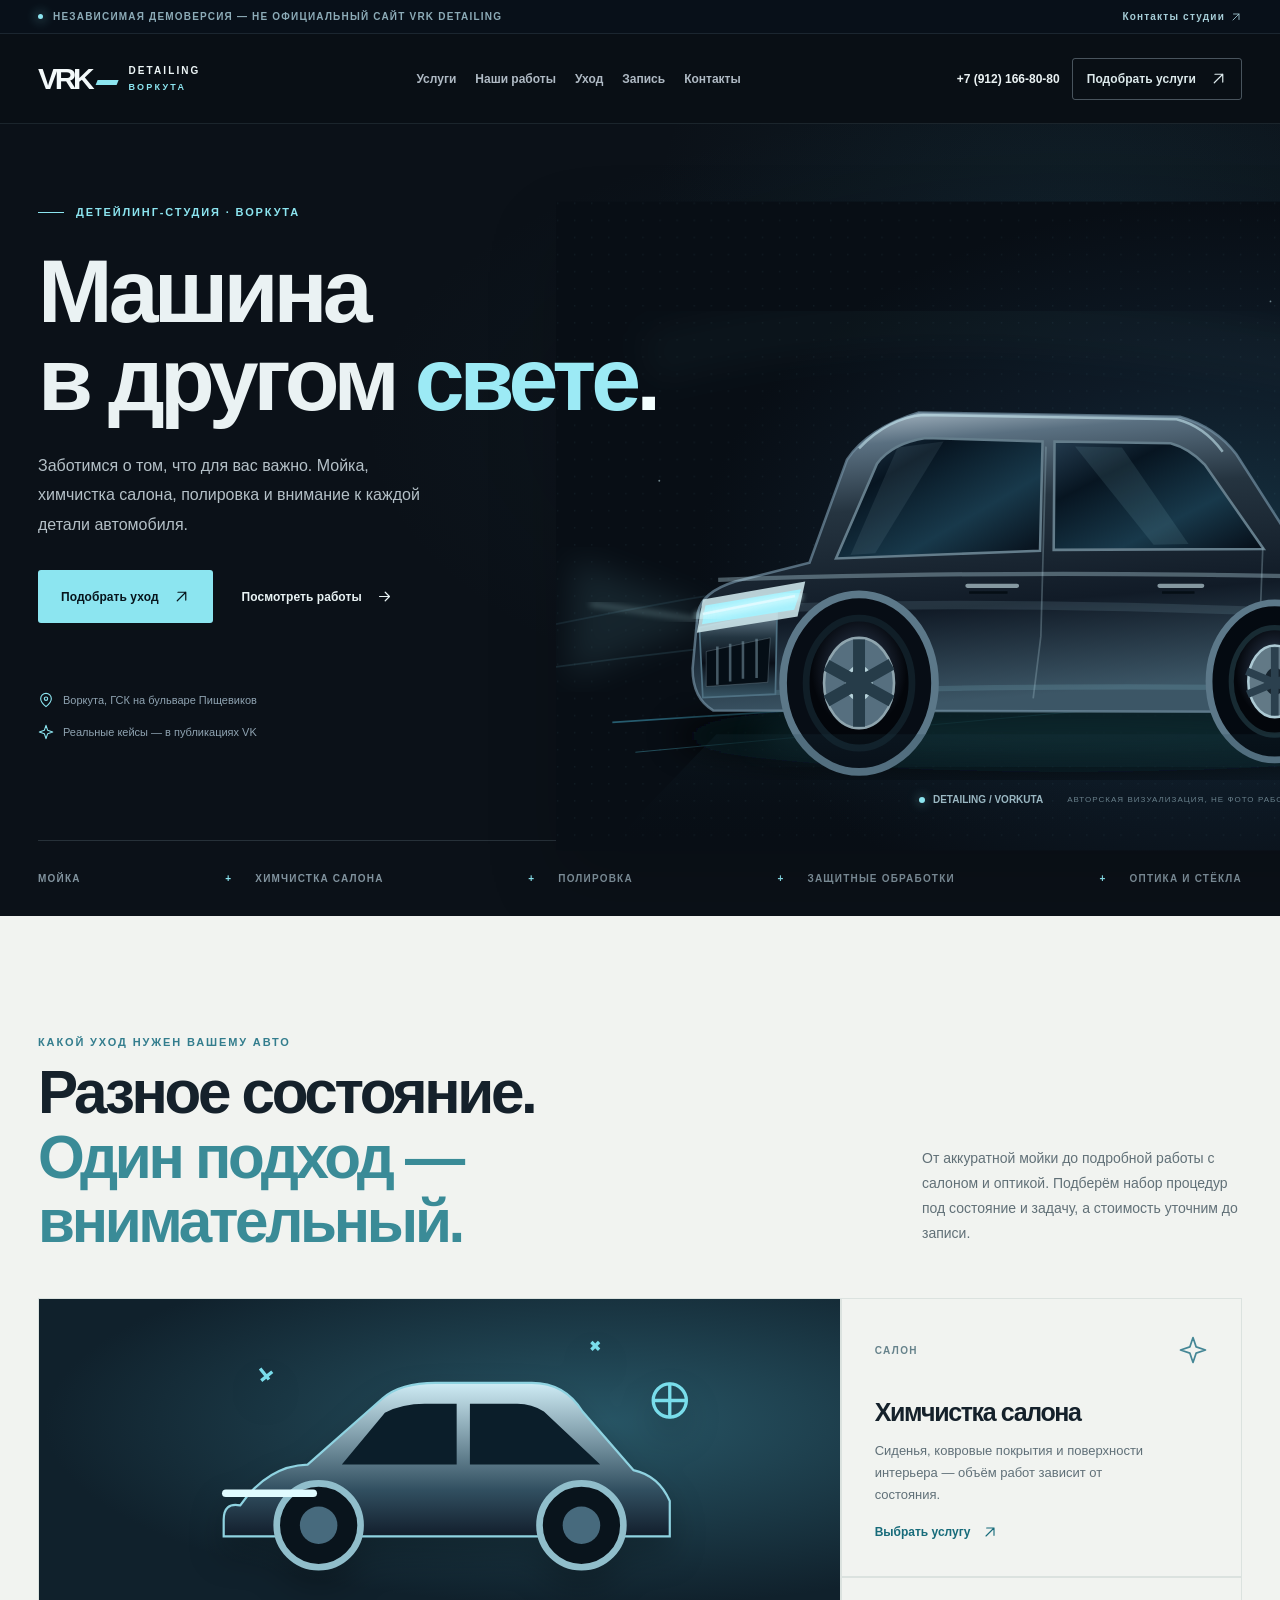
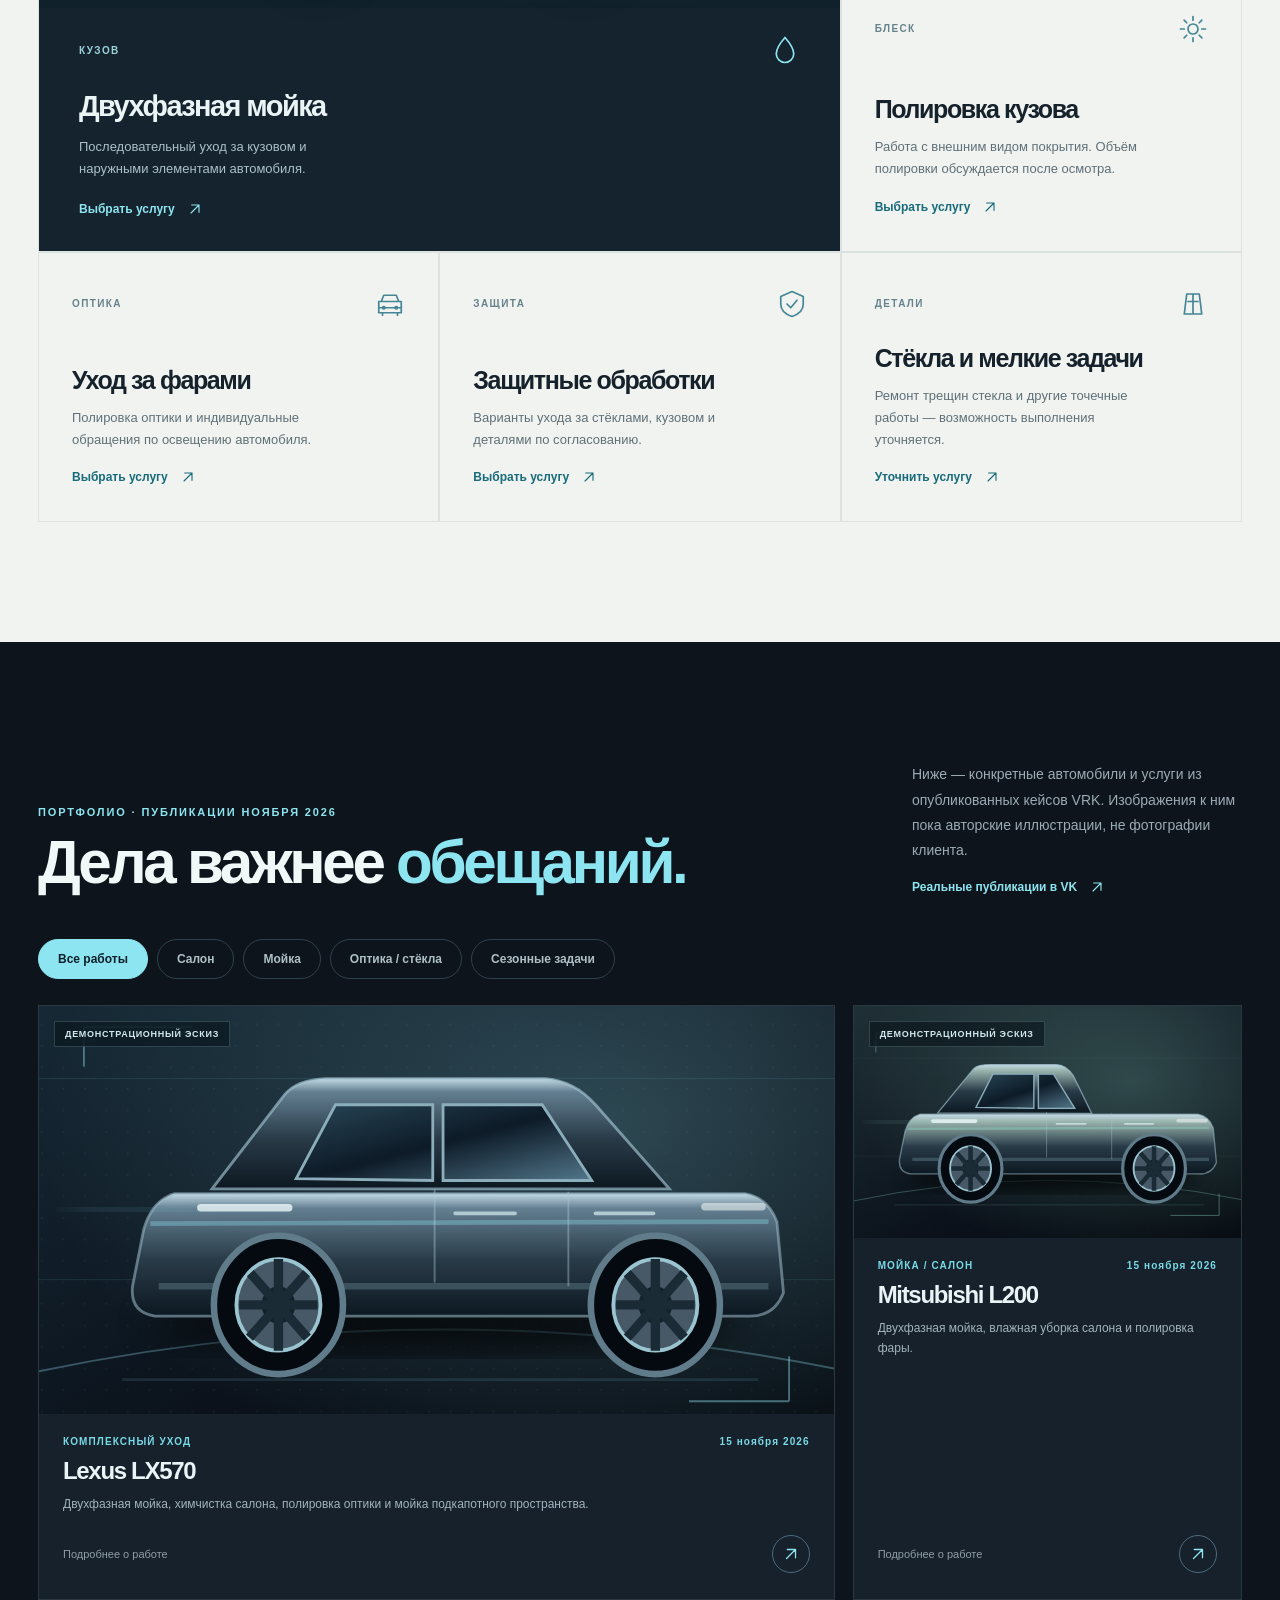
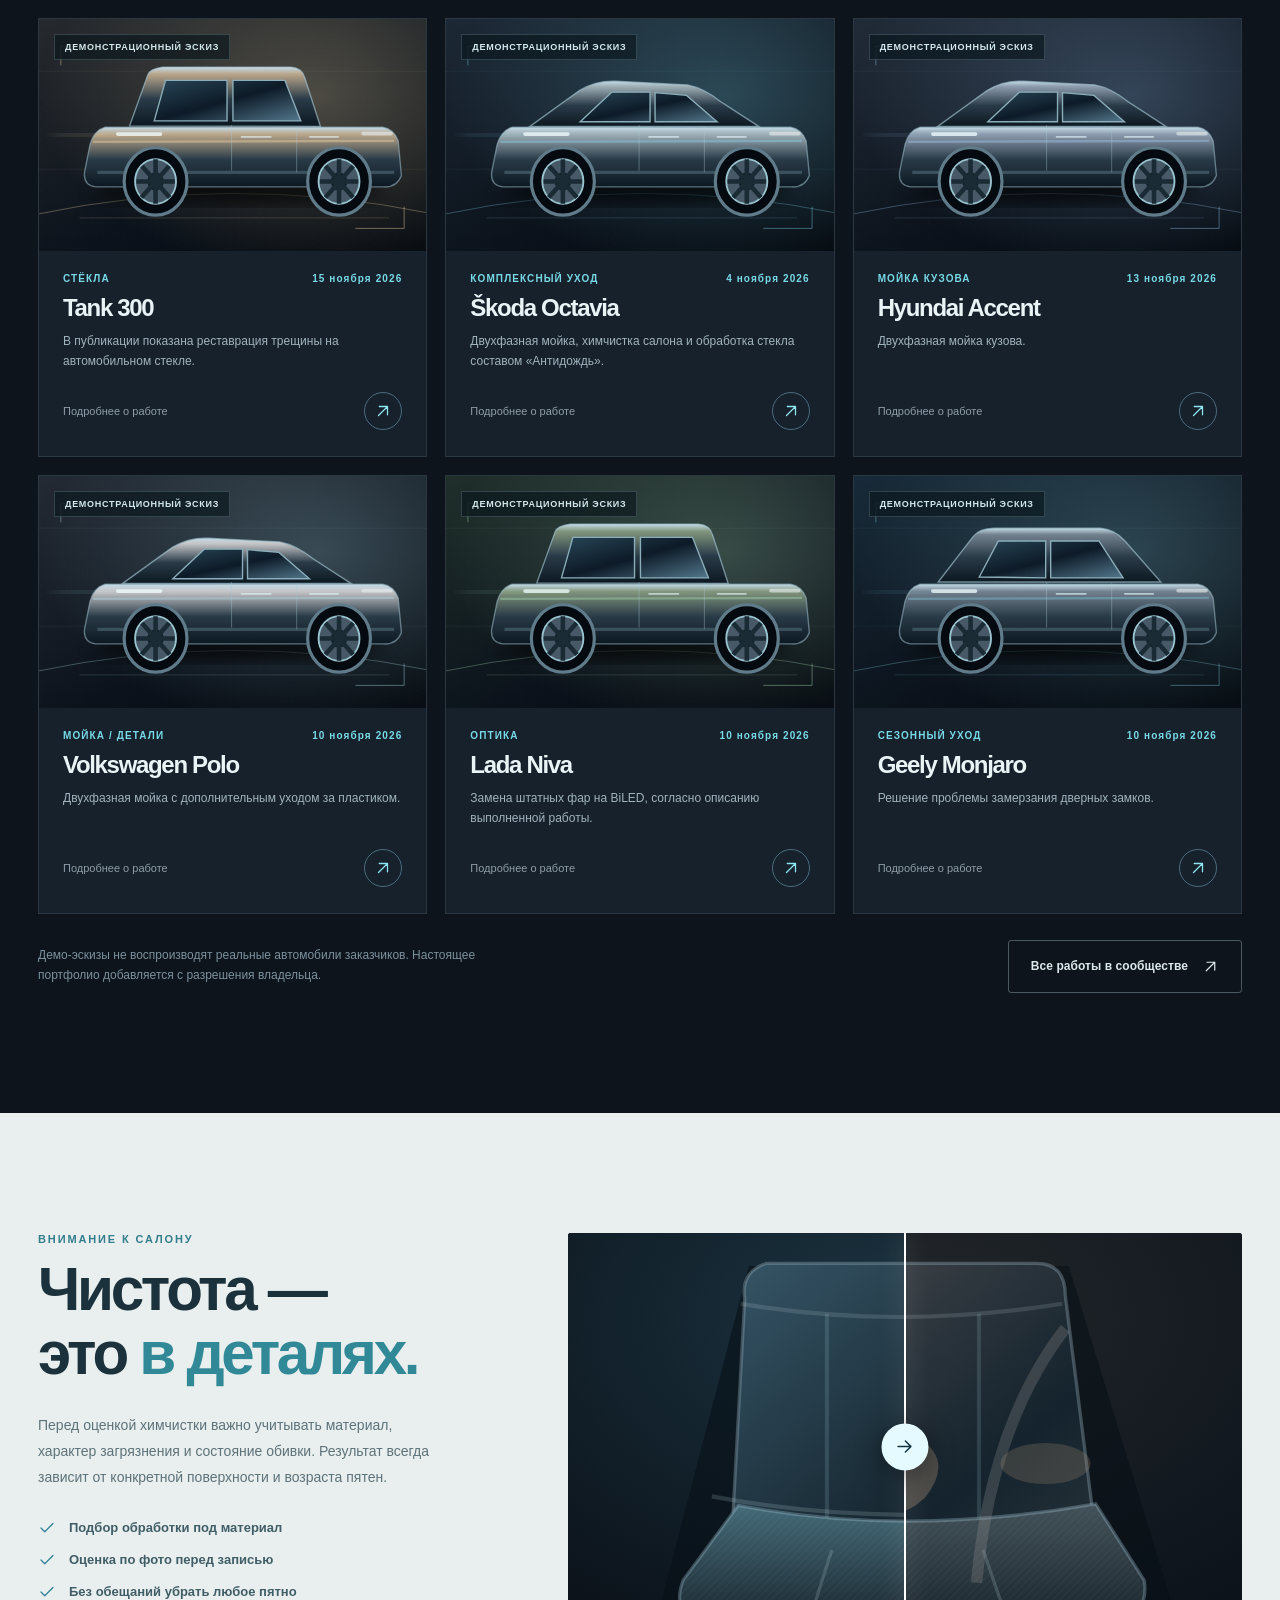
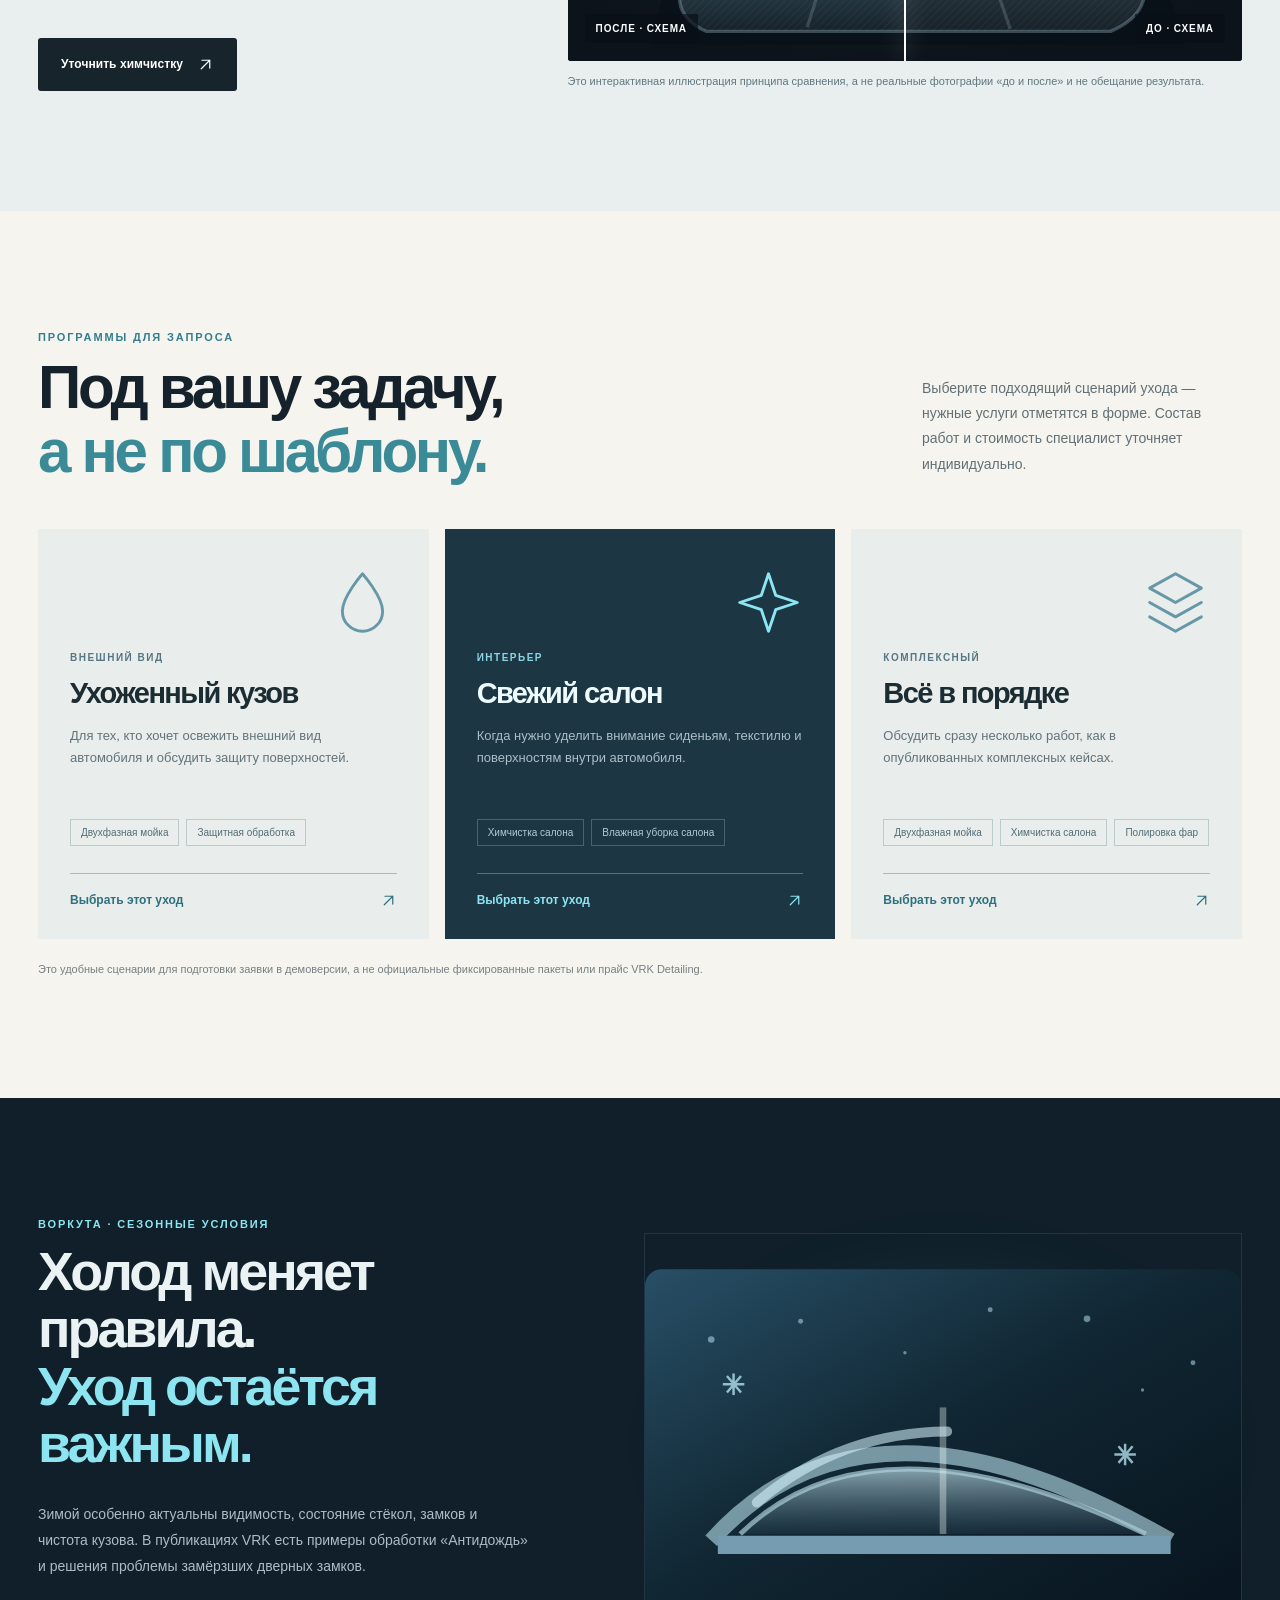
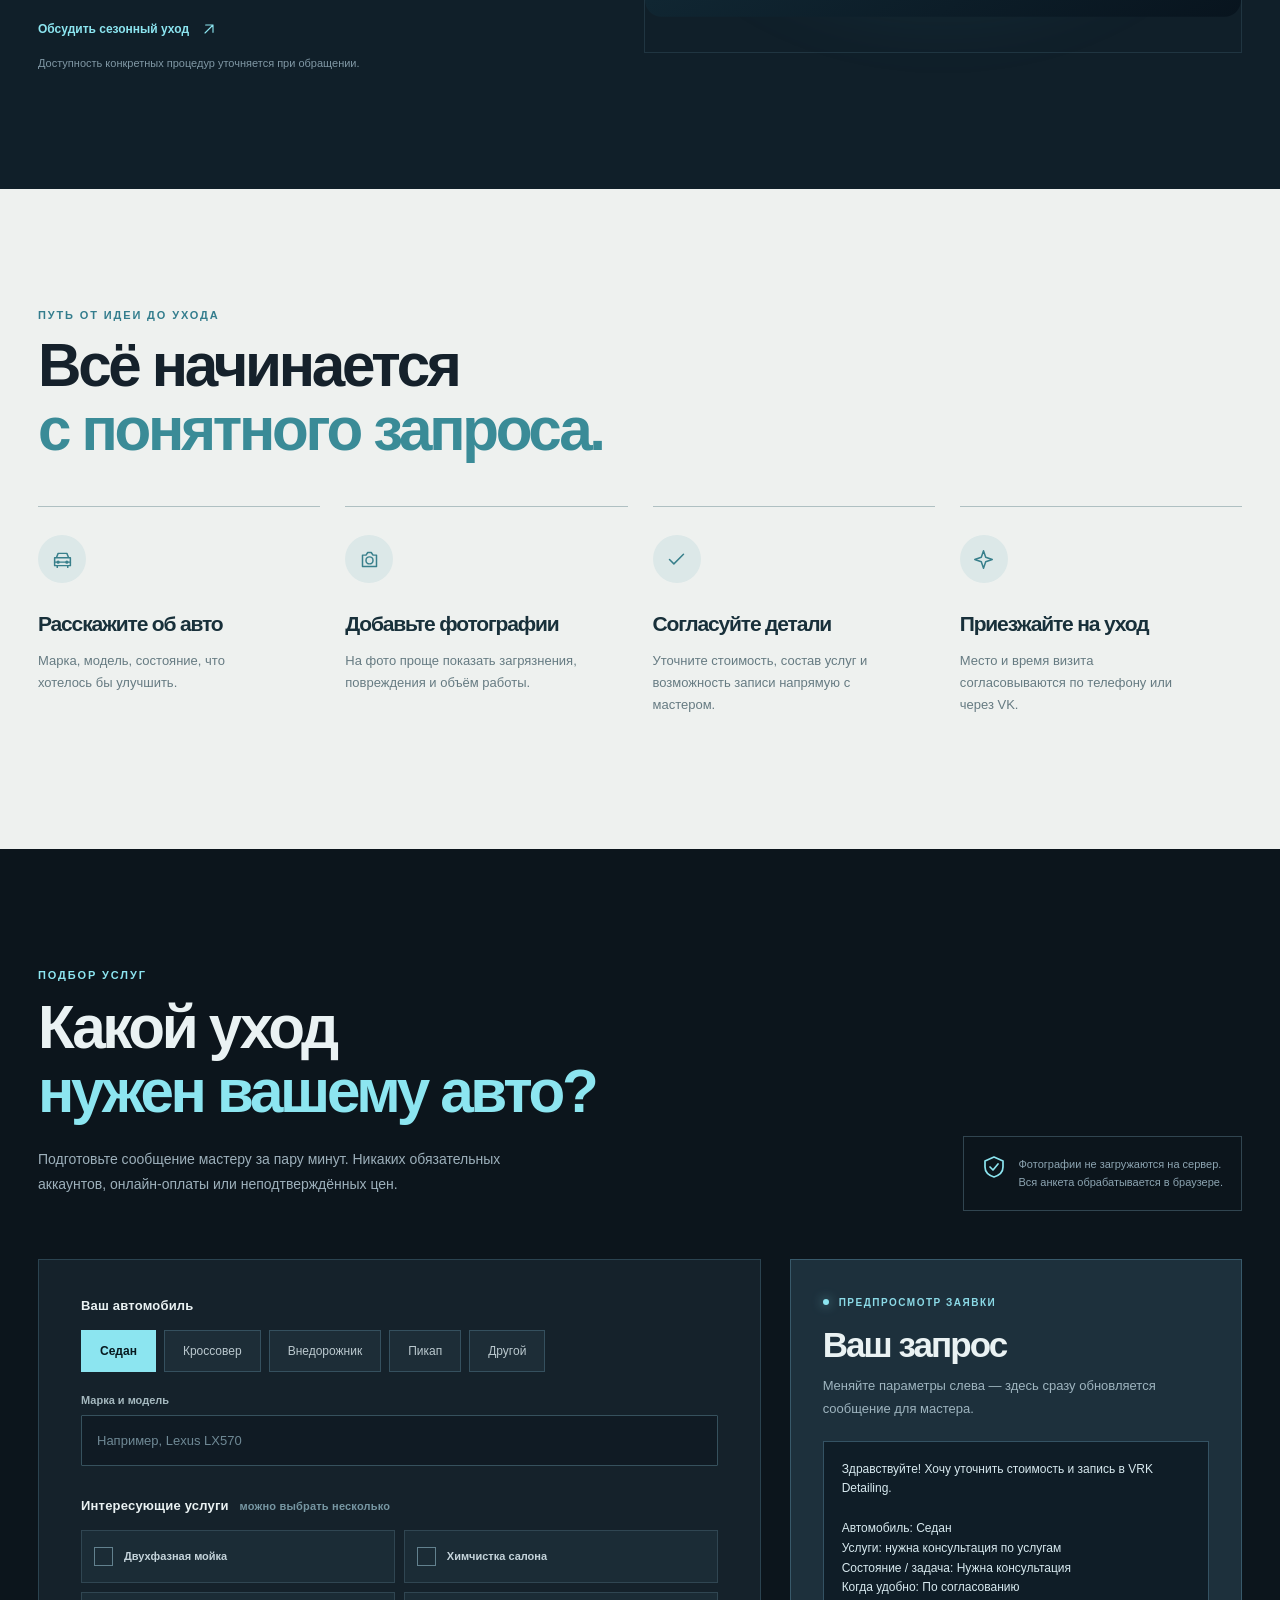
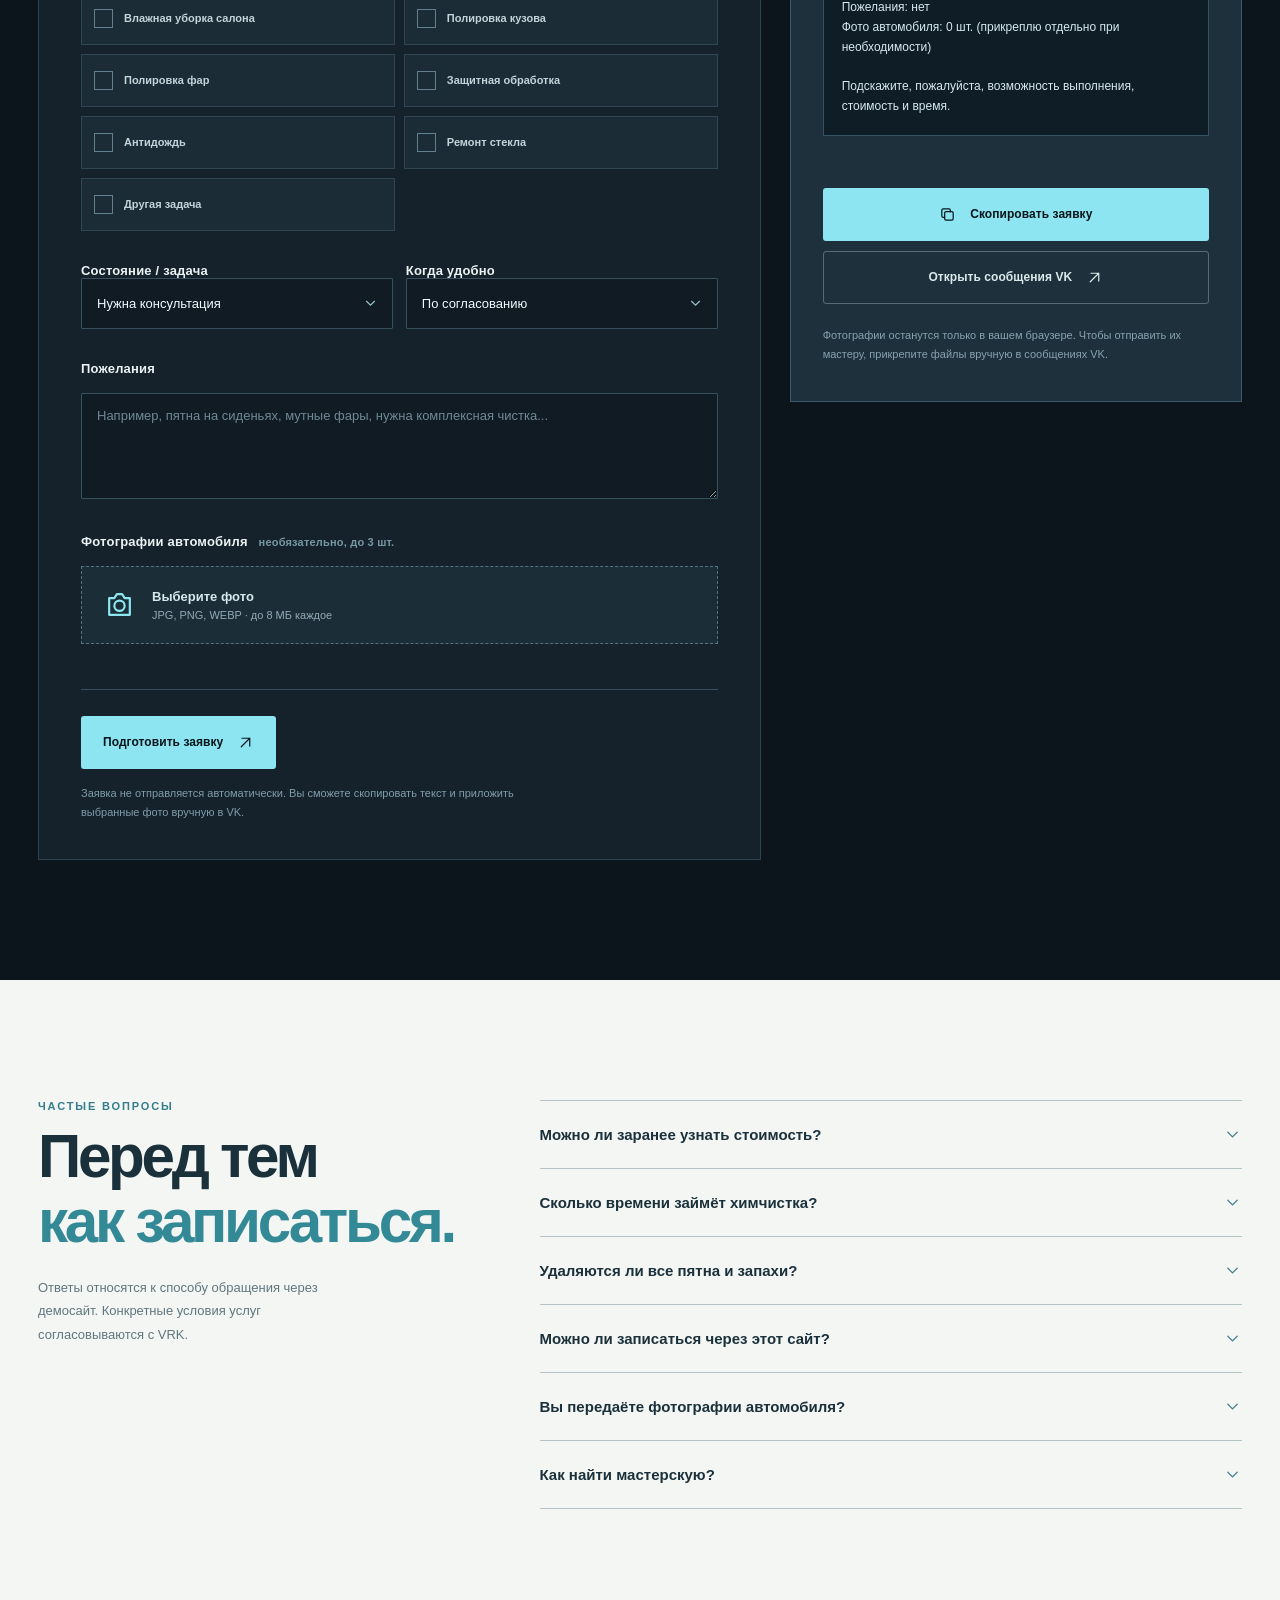
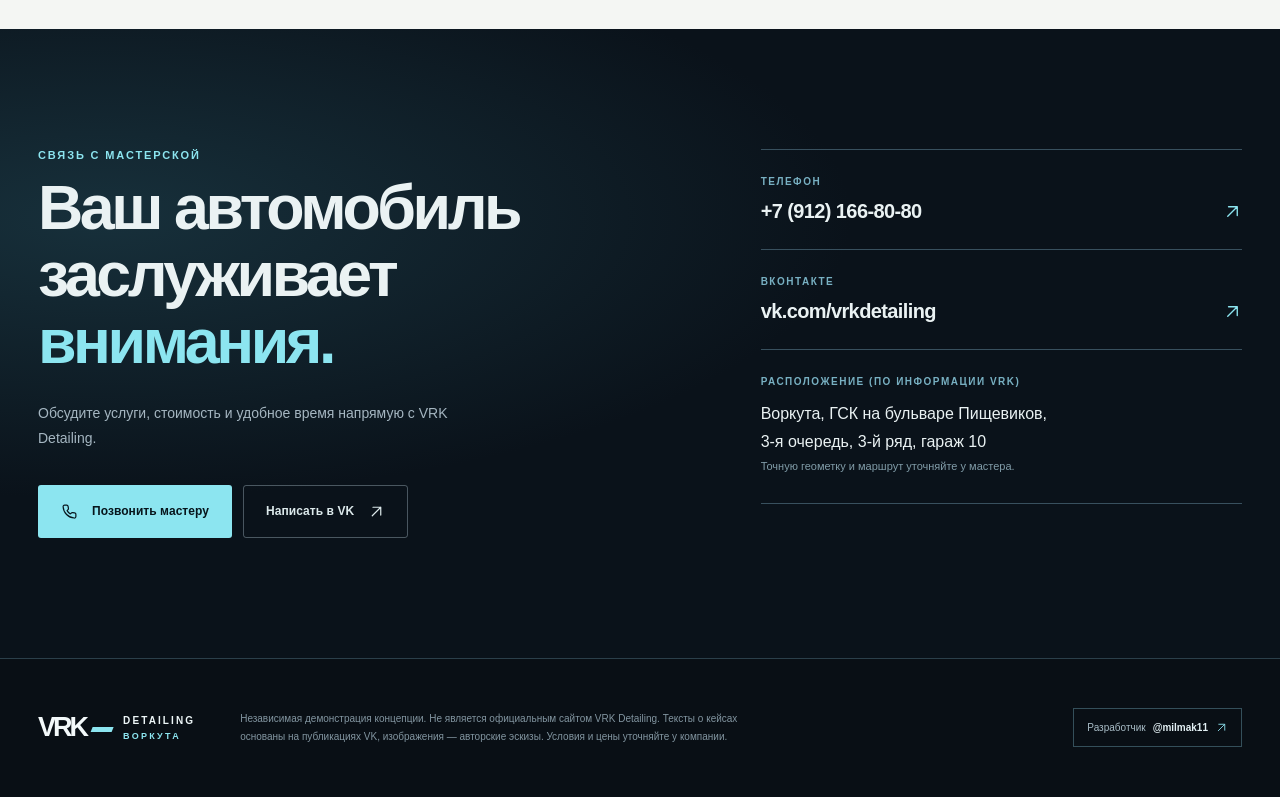
<file: index.html>
<!doctype html>
<html lang="ru">
<head>
<meta charset="utf-8">
<meta name="viewport" content="width=device-width, initial-scale=1">
<meta name="theme-color" content="#0a0e13">
<meta name="robots" content="noindex, nofollow, noarchive">
<meta name="description" content="VRK Detailing — демонстрационная концепция сайта студии ухода за автомобилями в Воркуте. Химчистка, мойка, полировка и подбор услуг по запросу.">
<title>VRK DETAILING — уход за автомобилями в Воркуте | Демо-концепция</title>
<link rel="icon" href="assets/favicon.svg" type="image/svg+xml">
<link rel="stylesheet" href="styles.css">
</head>
<body>
<!-- Locally defined vector interface symbols. No externally loaded icons. -->
<svg class="svg-sprite" xmlns="http://www.w3.org/2000/svg" aria-hidden="true"><symbol id="i-arrow" viewBox="0 0 24 24"><path d="M5 12h14m-6-6 6 6-6 6"/></symbol><symbol id="i-arrow-up" viewBox="0 0 24 24"><path d="M6 18 18 6M7 6h11v11"/></symbol><symbol id="i-phone" viewBox="0 0 24 24"><path d="M21 16.2v3a2 2 0 0 1-2.2 2A17 17 0 0 1 3 5.2 2 2 0 0 1 5 3h3a2 2 0 0 1 2 1.7l.5 3a2 2 0 0 1-.6 1.7L8.6 10.8a14 14 0 0 0 4.6 4.6l1.4-1.3a2 2 0 0 1 1.7-.6l3 .5A2 2 0 0 1 21 16.2Z"/></symbol><symbol id="i-close" viewBox="0 0 24 24"><path d="M5 5 19 19M19 5 5 19"/></symbol><symbol id="i-menu" viewBox="0 0 24 24"><path d="M4 7h16M4 12h16M4 17h16"/></symbol><symbol id="i-check" viewBox="0 0 24 24"><path d="m4 12 5 5L20 6"/></symbol><symbol id="i-camera" viewBox="0 0 24 24"><path d="M4 7h4l2-3h4l2 3h4v13H4Z"/><circle cx="12" cy="13" r="4"/></symbol><symbol id="i-copy" viewBox="0 0 24 24"><rect x="8" y="8" width="12" height="12" rx="2"/><path d="M16 8V6a2 2 0 0 0-2-2H6a2 2 0 0 0-2 2v8a2 2 0 0 0 2 2h2"/></symbol><symbol id="i-pin" viewBox="0 0 24 24"><path d="M20 10c0 5-8 12-8 12S4 15 4 10a8 8 0 0 1 16 0Z"/><circle cx="12" cy="10" r="2.5"/></symbol><symbol id="i-spark" viewBox="0 0 24 24"><path d="m12 2 2.5 7.5L22 12l-7.5 2.5L12 22l-2.5-7.5L2 12l7.5-2.5Z"/></symbol><symbol id="i-shield" viewBox="0 0 24 24"><path d="M12 2 3 6v6c0 5 3.4 8.2 9 10 5.6-1.8 9-5 9-10V6Z"/><path d="m8 12 3 3 5-6"/></symbol><symbol id="i-droplet" viewBox="0 0 24 24"><path d="M12 2S5 10 5 15a7 7 0 0 0 14 0c0-5-7-13-7-13Z"/></symbol><symbol id="i-wind" viewBox="0 0 24 24"><path d="M3 8h12a3 3 0 1 0-3-3M3 12h16a3 3 0 1 1-3 3M3 17h9a3 3 0 1 1-3 3"/></symbol><symbol id="i-car" viewBox="0 0 24 24"><path d="M5 10 7 5h10l2 5M3 10h18v9H3Z"/><path d="M3 15h18M6 19v2M18 19v2"/><circle cx="7" cy="15" r="1"/><circle cx="17" cy="15" r="1"/></symbol><symbol id="i-layers" viewBox="0 0 24 24"><path d="m12 2 9 5-9 5-9-5ZM3 12l9 5 9-5M3 17l9 5 9-5"/></symbol><symbol id="i-sun" viewBox="0 0 24 24"><circle cx="12" cy="12" r="4"/><path d="M12 2v3M12 19v3M4.9 4.9 7 7M17 17l2.1 2.1M2 12h3M19 12h3M4.9 19.1 7 17M17 7l2.1-2.1"/></symbol><symbol id="i-glass" viewBox="0 0 24 24"><path d="M5 20 7 4h10l2 16ZM8 10h8M12 4v16"/></symbol><symbol id="i-star" viewBox="0 0 24 24"><path d="m12 2 3.1 6.3L22 9.3l-5 4.9L18.2 21 12 17.7 5.8 21 7 14.2 2 9.3l6.9-1Z"/></symbol><symbol id="i-play" viewBox="0 0 24 24"><path d="m8 5 11 7-11 7Z"/></symbol><symbol id="i-chevron" viewBox="0 0 24 24"><path d="m6 9 6 6 6-6"/></symbol><symbol id="i-trash" viewBox="0 0 24 24"><path d="M4 7h16M9 7V4h6v3M6 7l1 14h10l1-14M10 11v6M14 11v6"/></symbol></svg>

<div class="notice"><div class="shell notice-inner"><span class="notice-led"></span><span>НЕЗАВИСИМАЯ ДЕМОВЕРСИЯ — НЕ ОФИЦИАЛЬНЫЙ САЙТ VRK DETAILING</span><a href="#contacts">Контакты студии <svg class="ico"><use href="#i-arrow-up"/></svg></a></div></div>
<header class="header" id="top"><div class="shell header-inner">
  <a class="brand" href="#top" aria-label="VRK Detailing — на главную"><span class="brand-mark">VRK<span class="brand-line"></span></span><span class="brand-meta">DETAILING<span>ВОРКУТА</span></span></a>
  <nav class="nav" id="site-nav" aria-label="Основное меню"><a href="#services">Услуги</a><a href="#works">Наши работы</a><a href="#care">Уход</a><a href="#booking">Запись</a><a href="#contacts">Контакты</a></nav>
  <div class="header-actions"><a class="header-phone" href="tel:+79121668080">+7 (912) 166-80-80</a><a class="btn btn-outline btn-small header-book" href="#booking">Подобрать услуги <svg class="ico"><use href="#i-arrow-up"/></svg></a><button class="menu-btn" id="menu-toggle" type="button" aria-label="Открыть меню" aria-expanded="false" aria-controls="site-nav"><svg class="ico"><use href="#i-menu"/></svg></button></div>
</div></header>
<main>
<section class="hero section-pad" aria-labelledby="hero-title"><div class="hero-glow"></div><div class="shell hero-grid">
 <div class="hero-copy"><p class="eyebrow"><span class="eyebrow-line"></span> ДЕТЕЙЛИНГ-СТУДИЯ · ВОРКУТА</p><h1 id="hero-title">Машина<br>в другом <em>свете<span class="period">.</span></em></h1><p class="hero-lede">Заботимся о том, что для вас важно. Мойка, химчистка салона, полировка и внимание к каждой детали автомобиля.</p><div class="hero-buttons"><a class="btn btn-accent" href="#booking">Подобрать уход <svg class="ico"><use href="#i-arrow-up"/></svg></a><a class="btn btn-ghost" href="#works">Посмотреть работы <svg class="ico"><use href="#i-arrow"/></svg></a></div><div class="hero-meta"><span><svg class="ico"><use href="#i-pin"/></svg> Воркута, ГСК на бульваре Пищевиков</span><span><svg class="ico"><use href="#i-spark"/></svg> Реальные кейсы — в публикациях VK</span></div></div>
 <div class="hero-art"><div class="hero-art-halo"></div><img src="assets/hero-suv.svg" width="1100" height="760" alt="Авторский цифровой эскиз внедорожника на фоне холодного света" fetchpriority="high"><div class="hero-art-note"><span class="scope-tag"><span class="scope-dot"></span> DETAILING / VORKUTA</span><span class="hero-art-label">АВТОРСКАЯ ВИЗУАЛИЗАЦИЯ, НЕ ФОТО РАБОТЫ</span></div><div class="hero-side-text">ПОВЕРХНОСТЬ <span> / </span> СВЕТ <span> / </span> ДЕТАЛЬ</div></div>
 </div><div class="hero-bottom shell"><span>МОЙКА</span><span>ХИМЧИСТКА САЛОНА</span><span>ПОЛИРОВКА</span><span>ЗАЩИТНЫЕ ОБРАБОТКИ</span><span>ОПТИКА И СТЁКЛА</span></div></section>

<section class="section-pad services" id="services"><div class="shell"><div class="section-head"><div><p class="eyebrow eyebrow-dark">КАКОЙ УХОД НУЖЕН ВАШЕМУ АВТО</p><h2>Разное состояние.<br><em>Один подход — внимательный.</em></h2></div><p class="section-intro">От аккуратной мойки до подробной работы с салоном и оптикой. Подберём набор процедур под состояние и задачу, а стоимость уточним до записи.</p></div>
<div class="services-grid">
<article class="service-card featured-service"><div class="service-visual"><svg viewBox="0 0 480 240" role="img" aria-label="Условный эскиз ухода за кузовом"><defs><linearGradient id="s-body" x1="0" y1="0" x2="0" y2="1"><stop stop-color="#cfecf5"/><stop offset=".7" stop-color="#314f60"/><stop offset="1" stop-color="#121e2c"/></linearGradient></defs><path d="M60 167Q85 131 121 130l68-60q16-14 48-14h87q30 0 46 26l46 53q23 5 33 28v32H45v-15q0-16 15-13Z" fill="url(#s-body)" stroke="#8fd3e1" stroke-width="2"/><path d="m191 83-39 47h104V75h-29q-20 0-36 8Zm77-8v55h118l-51-48q-11-7-24-7Z" fill="#0b1e2a"/><circle cx="131" cy="185" r="38" fill="#09141c" stroke="#90becb" stroke-width="6"/><circle cx="369" cy="185" r="38" fill="#09141c" stroke="#90becb" stroke-width="6"/><circle cx="131" cy="185" r="17" fill="#476a7d"/><circle cx="369" cy="185" r="17" fill="#476a7d"/><g fill="none" stroke="#79ddeb" stroke-width="3"><path d="m78 43 8 10m-7 1 10-8M378 19l7 7m0-7-7 7"/><circle cx="449" cy="72" r="15"/><path d="M433 72h32M449 56v32"/></g><path d="M47 156h79" stroke="#e0fbff" stroke-width="7" stroke-linecap="round"/></svg></div><div class="service-card-content"><div class="service-index"><span>КУЗОВ</span><svg class="ico"><use href="#i-droplet"/></svg></div><h3>Двухфазная мойка</h3><p>Последовательный уход за кузовом и наружными элементами автомобиля.</p><button class="text-link pick-service" type="button" data-service="Двухфазная мойка">Выбрать услугу <svg class="ico"><use href="#i-arrow-up"/></svg></button></div></article>
<article class="service-card"><div class="service-index"><span>САЛОН</span><svg class="ico"><use href="#i-spark"/></svg></div><h3>Химчистка салона</h3><p>Сиденья, ковровые покрытия и поверхности интерьера — объём работ зависит от состояния.</p><button class="text-link pick-service" type="button" data-service="Химчистка салона">Выбрать услугу <svg class="ico"><use href="#i-arrow-up"/></svg></button></article>
<article class="service-card"><div class="service-index"><span>БЛЕСК</span><svg class="ico"><use href="#i-sun"/></svg></div><h3>Полировка кузова</h3><p>Работа с внешним видом покрытия. Объём полировки обсуждается после осмотра.</p><button class="text-link pick-service" type="button" data-service="Полировка кузова">Выбрать услугу <svg class="ico"><use href="#i-arrow-up"/></svg></button></article>
<article class="service-card"><div class="service-index"><span>ОПТИКА</span><svg class="ico"><use href="#i-car"/></svg></div><h3>Уход за фарами</h3><p>Полировка оптики и индивидуальные обращения по освещению автомобиля.</p><button class="text-link pick-service" type="button" data-service="Полировка фар">Выбрать услугу <svg class="ico"><use href="#i-arrow-up"/></svg></button></article>
<article class="service-card"><div class="service-index"><span>ЗАЩИТА</span><svg class="ico"><use href="#i-shield"/></svg></div><h3>Защитные обработки</h3><p>Варианты ухода за стёклами, кузовом и деталями по согласованию.</p><button class="text-link pick-service" type="button" data-service="Защитная обработка">Выбрать услугу <svg class="ico"><use href="#i-arrow-up"/></svg></button></article>
<article class="service-card"><div class="service-index"><span>ДЕТАЛИ</span><svg class="ico"><use href="#i-glass"/></svg></div><h3>Стёкла и мелкие задачи</h3><p>Ремонт трещин стекла и другие точечные работы — возможность выполнения уточняется.</p><button class="text-link pick-service" type="button" data-service="Ремонт стекла">Уточнить услугу <svg class="ico"><use href="#i-arrow-up"/></svg></button></article>
</div></div></section>

<section class="section-pad works" id="works"><div class="shell"><div class="section-head light-head"><div><p class="eyebrow">ПОРТФОЛИО · ПУБЛИКАЦИИ НОЯБРЯ 2026</p><h2>Дела важнее <em>обещаний.</em></h2></div><div class="works-side"><p>Ниже — конкретные автомобили и услуги из опубликованных кейсов VRK. Изображения к ним пока авторские иллюстрации, не фотографии клиента.</p><a class="inline-link" target="_blank" rel="noopener noreferrer" href="https://vk.com/vrkdetailing">Реальные публикации в VK <svg class="ico"><use href="#i-arrow-up"/></svg></a></div></div>
<div class="filter-bar" id="work-filters" role="group" aria-label="Фильтр работ"><button class="filter-pill active" type="button" data-filter="all" aria-pressed="true">Все работы</button><button class="filter-pill" type="button" data-filter="salon" aria-pressed="false">Салон</button><button class="filter-pill" type="button" data-filter="wash" aria-pressed="false">Мойка</button><button class="filter-pill" type="button" data-filter="optics" aria-pressed="false">Оптика / стёкла</button><button class="filter-pill" type="button" data-filter="season" aria-pressed="false">Сезонные задачи</button></div>
<div class="work-grid" id="work-grid" aria-live="polite"></div><div class="work-bottom"><p>Демо-эскизы не воспроизводят реальные автомобили заказчиков. Настоящее портфолио добавляется с разрешения владельца.</p><a href="https://vk.com/vrkdetailing" target="_blank" rel="noopener noreferrer" class="btn btn-outline">Все работы в сообществе <svg class="ico"><use href="#i-arrow-up"/></svg></a></div>
</div></section>

<section class="section-pad comparison" id="result"><div class="shell comparison-grid"><div class="comparison-copy"><p class="eyebrow eyebrow-dark">ВНИМАНИЕ К САЛОНУ</p><h2>Чистота —<br>это <em>в деталях.</em></h2><p>Перед оценкой химчистки важно учитывать материал, характер загрязнения и состояние обивки. Результат всегда зависит от конкретной поверхности и возраста пятен.</p><div class="fine-points"><span><svg class="ico"><use href="#i-check"/></svg> Подбор обработки под материал</span><span><svg class="ico"><use href="#i-check"/></svg> Оценка по фото перед записью</span><span><svg class="ico"><use href="#i-check"/></svg> Без обещаний убрать любое пятно</span></div><a class="btn btn-dark" href="#booking">Уточнить химчистку <svg class="ico"><use href="#i-arrow-up"/></svg></a></div><div class="comparison-stage"><div class="compare" id="compare" style="--split:50%"><img class="compare-before" src="assets/interior-before.svg" width="820" height="520" alt="Демонстрационная иллюстрация сиденья с условными загрязнениями"><div class="compare-after-wrap"><img class="compare-after" src="assets/interior-after.svg" width="820" height="520" alt="Демонстрационная иллюстрация чистого сиденья"></div><div class="compare-divider"><span><svg class="ico"><use href="#i-arrow"/></svg></span></div><span class="compare-label label-before">ДО · СХЕМА</span><span class="compare-label label-after">ПОСЛЕ · СХЕМА</span><input id="compare-range" class="compare-range" type="range" min="0" max="100" value="50" aria-label="Изменить положение линии сравнения иллюстраций"></div><p class="compare-disclaimer">Это интерактивная иллюстрация принципа сравнения, а не реальные фотографии «до и после» и не обещание результата.</p></div></div></section>

<section class="section-pad care" id="care"><div class="shell"><div class="section-head"><div><p class="eyebrow eyebrow-dark">ПРОГРАММЫ ДЛЯ ЗАПРОСА</p><h2>Под вашу задачу,<br><em>а не по шаблону.</em></h2></div><p class="section-intro">Выберите подходящий сценарий ухода — нужные услуги отметятся в форме. Состав работ и стоимость специалист уточняет индивидуально.</p></div>
<div class="care-grid"><article class="care-card"><div class="care-decor"><svg class="ico care-big"><use href="#i-droplet"/></svg></div><span class="care-tag">ВНЕШНИЙ ВИД</span><h3>Ухоженный кузов</h3><p>Для тех, кто хочет освежить внешний вид автомобиля и обсудить защиту поверхностей.</p><div class="care-services"><span>Двухфазная мойка</span><span>Защитная обработка</span></div><button class="care-btn choose-preset" data-preset="exterior" type="button">Выбрать этот уход <svg class="ico"><use href="#i-arrow-up"/></svg></button></article><article class="care-card care-card-highlight"><div class="care-decor"><svg class="ico care-big"><use href="#i-spark"/></svg></div><span class="care-tag">ИНТЕРЬЕР</span><h3>Свежий салон</h3><p>Когда нужно уделить внимание сиденьям, текстилю и поверхностям внутри автомобиля.</p><div class="care-services"><span>Химчистка салона</span><span>Влажная уборка салона</span></div><button class="care-btn choose-preset" data-preset="interior" type="button">Выбрать этот уход <svg class="ico"><use href="#i-arrow-up"/></svg></button></article><article class="care-card"><div class="care-decor"><svg class="ico care-big"><use href="#i-layers"/></svg></div><span class="care-tag">КОМПЛЕКСНЫЙ</span><h3>Всё в порядке</h3><p>Обсудить сразу несколько работ, как в опубликованных комплексных кейсах.</p><div class="care-services"><span>Двухфазная мойка</span><span>Химчистка салона</span><span>Полировка фар</span></div><button class="care-btn choose-preset" data-preset="combo" type="button">Выбрать этот уход <svg class="ico"><use href="#i-arrow-up"/></svg></button></article></div><p class="care-footnote">Это удобные сценарии для подготовки заявки в демоверсии, а не официальные фиксированные пакеты или прайс VRK Detailing.</p></div></section>

<section class="winter section-pad"><div class="shell winter-grid"><div class="winter-copy"><p class="eyebrow">ВОРКУТА · СЕЗОННЫЕ УСЛОВИЯ</p><h2>Холод меняет правила.<br><em>Уход остаётся важным.</em></h2><p>Зимой особенно актуальны видимость, состояние стёкол, замков и чистота кузова. В публикациях VRK есть примеры обработки «Антидождь» и решения проблемы замёрзших дверных замков.</p><a class="inline-link" href="#booking">Обсудить сезонный уход <svg class="ico"><use href="#i-arrow-up"/></svg></a><small>Доступность конкретных процедур уточняется при обращении.</small></div><div class="winter-art"><img src="assets/winter.svg" width="720" height="420" alt="Авторская иллюстрация зимнего автомобильного стекла"></div></div></section>

<section class="section-pad process"><div class="shell"><div class="section-head"><div><p class="eyebrow eyebrow-dark">ПУТЬ ОТ ИДЕИ ДО УХОДА</p><h2>Всё начинается<br><em>с понятного запроса.</em></h2></div></div><div class="process-grid"><div class="process-item"><span class="process-dot"><svg class="ico"><use href="#i-car"/></svg></span><h3>Расскажите об авто</h3><p>Марка, модель, состояние, что хотелось бы улучшить.</p></div><div class="process-item"><span class="process-dot"><svg class="ico"><use href="#i-camera"/></svg></span><h3>Добавьте фотографии</h3><p>На фото проще показать загрязнения, повреждения и объём работы.</p></div><div class="process-item"><span class="process-dot"><svg class="ico"><use href="#i-check"/></svg></span><h3>Согласуйте детали</h3><p>Уточните стоимость, состав услуг и возможность записи напрямую с мастером.</p></div><div class="process-item"><span class="process-dot"><svg class="ico"><use href="#i-spark"/></svg></span><h3>Приезжайте на уход</h3><p>Место и время визита согласовываются по телефону или через VK.</p></div></div></div></section>

<section class="section-pad booking" id="booking"><div class="shell"><div class="booking-header"><div><p class="eyebrow">ПОДБОР УСЛУГ</p><h2>Какой уход<br><em>нужен вашему авто?</em></h2><p>Подготовьте сообщение мастеру за пару минут. Никаких обязательных аккаунтов, онлайн-оплаты или неподтверждённых цен.</p></div><div class="booking-stat"><svg class="ico"><use href="#i-shield"/></svg><span>Фотографии не загружаются на сервер.<br>Вся анкета обрабатывается в браузере.</span></div></div>
<div class="booking-grid"><form class="booking-form" id="booking-form" novalidate><div class="form-block"><p class="form-label">Ваш автомобиль</p><div class="vehicle-options" id="vehicle-options"><label class="option-pill"><input type="radio" name="vehicle" value="Седан" checked><span>Седан</span></label><label class="option-pill"><input type="radio" name="vehicle" value="Кроссовер"><span>Кроссовер</span></label><label class="option-pill"><input type="radio" name="vehicle" value="Внедорожник"><span>Внедорожник</span></label><label class="option-pill"><input type="radio" name="vehicle" value="Пикап"><span>Пикап</span></label><label class="option-pill"><input type="radio" name="vehicle" value="Другой"><span>Другой</span></label></div><label class="field-caption" for="car-model">Марка и модель</label><input class="form-input" type="text" maxlength="100" id="car-model" placeholder="Например, Lexus LX570" autocomplete="off"></div>
<div class="form-block"><p class="form-label">Интересующие услуги <span class="form-hint">можно выбрать несколько</span></p><div class="checks" id="service-checks"><label><input type="checkbox" value="Двухфазная мойка"><span class="custom-check"><svg class="ico"><use href="#i-check"/></svg></span>Двухфазная мойка</label><label><input type="checkbox" value="Химчистка салона"><span class="custom-check"><svg class="ico"><use href="#i-check"/></svg></span>Химчистка салона</label><label><input type="checkbox" value="Влажная уборка салона"><span class="custom-check"><svg class="ico"><use href="#i-check"/></svg></span>Влажная уборка салона</label><label><input type="checkbox" value="Полировка кузова"><span class="custom-check"><svg class="ico"><use href="#i-check"/></svg></span>Полировка кузова</label><label><input type="checkbox" value="Полировка фар"><span class="custom-check"><svg class="ico"><use href="#i-check"/></svg></span>Полировка фар</label><label><input type="checkbox" value="Защитная обработка"><span class="custom-check"><svg class="ico"><use href="#i-check"/></svg></span>Защитная обработка</label><label><input type="checkbox" value="Антидождь"><span class="custom-check"><svg class="ico"><use href="#i-check"/></svg></span>Антидождь</label><label><input type="checkbox" value="Ремонт стекла"><span class="custom-check"><svg class="ico"><use href="#i-check"/></svg></span>Ремонт стекла</label><label><input type="checkbox" value="Другая задача"><span class="custom-check"><svg class="ico"><use href="#i-check"/></svg></span>Другая задача</label></div></div>
<div class="form-block"><div class="field-row"><label class="form-label" for="car-condition">Состояние / задача</label><label class="form-label" for="schedule">Когда удобно</label></div><div class="field-row"><select id="car-condition" class="form-input"><option value="Нужна консультация">Нужна консультация</option><option value="Повседневные загрязнения">Повседневные загрязнения</option><option value="Сложные пятна / запахи">Сложные пятна / запахи</option><option value="Следы эксплуатации кузова">Следы эксплуатации кузова</option><option value="Отдельная проблема">Отдельная проблема</option></select><select id="schedule" class="form-input"><option value="По согласованию">По согласованию</option><option value="В ближайшие дни">В ближайшие дни</option><option value="На этой неделе">На этой неделе</option><option value="Не срочно">Не срочно</option></select></div></div>
<div class="form-block"><label class="form-label" for="comment">Пожелания</label><textarea id="comment" class="form-input form-textarea" maxlength="900" placeholder="Например, пятна на сиденьях, мутные фары, нужна комплексная чистка..." rows="4"></textarea></div>
<div class="form-block"><p class="form-label">Фотографии автомобиля <span class="form-hint">необязательно, до 3 шт.</span></p><label class="upload-zone" for="car-photos"><svg class="ico"><use href="#i-camera"/></svg><span><strong>Выберите фото</strong><small>JPG, PNG, WEBP · до 8 МБ каждое</small></span><input type="file" id="car-photos" accept="image/jpeg,image/png,image/webp" multiple></label><div class="photo-list" id="photo-list" aria-live="polite"></div><p class="upload-warning" id="upload-warning" role="status" hidden></p></div>
<div class="form-bottom"><button class="btn btn-accent form-action" id="prepare-btn" type="submit">Подготовить заявку <svg class="ico"><use href="#i-arrow-up"/></svg></button><p>Заявка не отправляется автоматически. Вы сможете скопировать текст и приложить выбранные фото вручную в VK.</p></div></form>
<aside class="summary-box"><div class="summary-stick"><p class="summary-label"><span class="scope-dot"></span> ПРЕДПРОСМОТР ЗАЯВКИ</p><h3>Ваш запрос</h3><p class="summary-description">Меняйте параметры слева — здесь сразу обновляется сообщение для мастера.</p><pre class="summary-text" id="summary-text"></pre><div class="summary-status" id="summary-status" role="status" aria-live="polite"></div><button class="btn btn-accent btn-wide" id="copy-request" type="button"><svg class="ico"><use href="#i-copy"/></svg> Скопировать заявку</button><a class="btn btn-outline btn-wide" href="https://vk.me/vrkdetailing" target="_blank" rel="noopener noreferrer">Открыть сообщения VK <svg class="ico"><use href="#i-arrow-up"/></svg></a><p class="summary-footnote">Фотографии останутся только в вашем браузере. Чтобы отправить их мастеру, прикрепите файлы вручную в сообщениях VK.</p></div></aside></div></div></section>

<section class="section-pad faq"><div class="shell faq-grid"><div class="faq-heading"><p class="eyebrow eyebrow-dark">ЧАСТЫЕ ВОПРОСЫ</p><h2>Перед тем<br><em>как записаться.</em></h2><p>Ответы относятся к способу обращения через демосайт. Конкретные условия услуг согласовываются с VRK.</p></div><div class="faq-list"><details><summary>Можно ли заранее узнать стоимость?<svg class="ico"><use href="#i-chevron"/></svg></summary><p>Окончательная цена зависит от автомобиля, загрязнений и объёма работы. Выберите услуги, добавьте описание и отправьте запрос мастеру через VK.</p></details><details><summary>Сколько времени займёт химчистка?<svg class="ico"><use href="#i-chevron"/></svg></summary><p>Продолжительность зависит от состояния салона, обивки и объёма выбранных работ. Точные сроки и время готовности нужно уточнять при записи.</p></details><details><summary>Удаляются ли все пятна и запахи?<svg class="ico"><use href="#i-chevron"/></svg></summary><p>Результат зависит от материала, состава и возраста загрязнения. Гарантировать полное удаление любого пятна без осмотра невозможно.</p></details><details><summary>Можно ли записаться через этот сайт?<svg class="ico"><use href="#i-chevron"/></svg></summary><p>Сайт — независимая демонстрационная концепция. Он помогает составить обращение и перейти к реальному контакту компании, но не подтверждает бронирование времени.</p></details><details><summary>Вы передаёте фотографии автомобиля?<svg class="ico"><use href="#i-chevron"/></svg></summary><p>Нет. Выбранные фотографии показываются только локально. Отправьте их самостоятельно через VK, если решите обратиться к компании.</p></details><details><summary>Как найти мастерскую?<svg class="ico"><use href="#i-chevron"/></svg></summary><p>В сообществе VRK указан ГСК на бульваре Пищевиков: 3-я очередь, 3-й ряд, гараж 10. Точный маршрут и время приезда лучше уточнить у мастера.</p></details></div></div></section>

<section class="contacts section-pad" id="contacts"><div class="shell contact-grid"><div class="contact-main"><p class="eyebrow">СВЯЗЬ С МАСТЕРСКОЙ</p><h2>Ваш автомобиль<br>заслуживает <em>внимания.</em></h2><p>Обсудите услуги, стоимость и удобное время напрямую с VRK Detailing.</p><div class="contact-cta"><a href="tel:+79121668080" class="btn btn-accent"><svg class="ico"><use href="#i-phone"/></svg> Позвонить мастеру</a><a href="https://vk.me/vrkdetailing" class="btn btn-outline" target="_blank" rel="noopener noreferrer">Написать в VK <svg class="ico"><use href="#i-arrow-up"/></svg></a></div></div><div class="contact-details"><div class="detail-row"><span class="detail-label">ТЕЛЕФОН</span><a href="tel:+79121668080">+7 (912) 166-80-80 <svg class="ico"><use href="#i-arrow-up"/></svg></a></div><div class="detail-row"><span class="detail-label">ВКОНТАКТЕ</span><a href="https://vk.com/vrkdetailing" target="_blank" rel="noopener noreferrer">vk.com/vrkdetailing <svg class="ico"><use href="#i-arrow-up"/></svg></a></div><div class="detail-row"><span class="detail-label">РАСПОЛОЖЕНИЕ (ПО ИНФОРМАЦИИ VRK)</span><p>Воркута, ГСК на бульваре Пищевиков,<br>3-я очередь, 3-й ряд, гараж 10</p><small>Точную геометку и маршрут уточняйте у мастера.</small></div></div></div></section>
</main>
<footer class="footer"><div class="shell footer-inner"><a class="brand footer-brand" href="#top"><span class="brand-mark">VRK<span class="brand-line"></span></span><span class="brand-meta">DETAILING<span>ВОРКУТА</span></span></a><p>Независимая демонстрация концепции. Не является официальным сайтом VRK Detailing. Тексты о кейсах основаны на публикациях VK, изображения — авторские эскизы. Условия и цены уточняйте у компании.</p><a class="developer-credit" href="https://t.me/milmak11" target="_blank" rel="noopener noreferrer">Разработчик <strong>@milmak11</strong><svg class="ico"><use href="#i-arrow-up"/></svg></a></div></footer>
<a class="mobile-booking" href="#booking">Подобрать уход <svg class="ico"><use href="#i-arrow-up"/></svg></a>
<dialog id="work-dialog" class="work-dialog" aria-label="Информация о выполненной работе"><button class="dialog-close" id="dialog-close" type="button" aria-label="Закрыть"><svg class="ico"><use href="#i-close"/></svg></button><div id="dialog-content"></div></dialog>
<div class="toast" role="status" id="toast" aria-live="polite"></div>
<script src="script.js" defer></script>
</body></html>
</file>
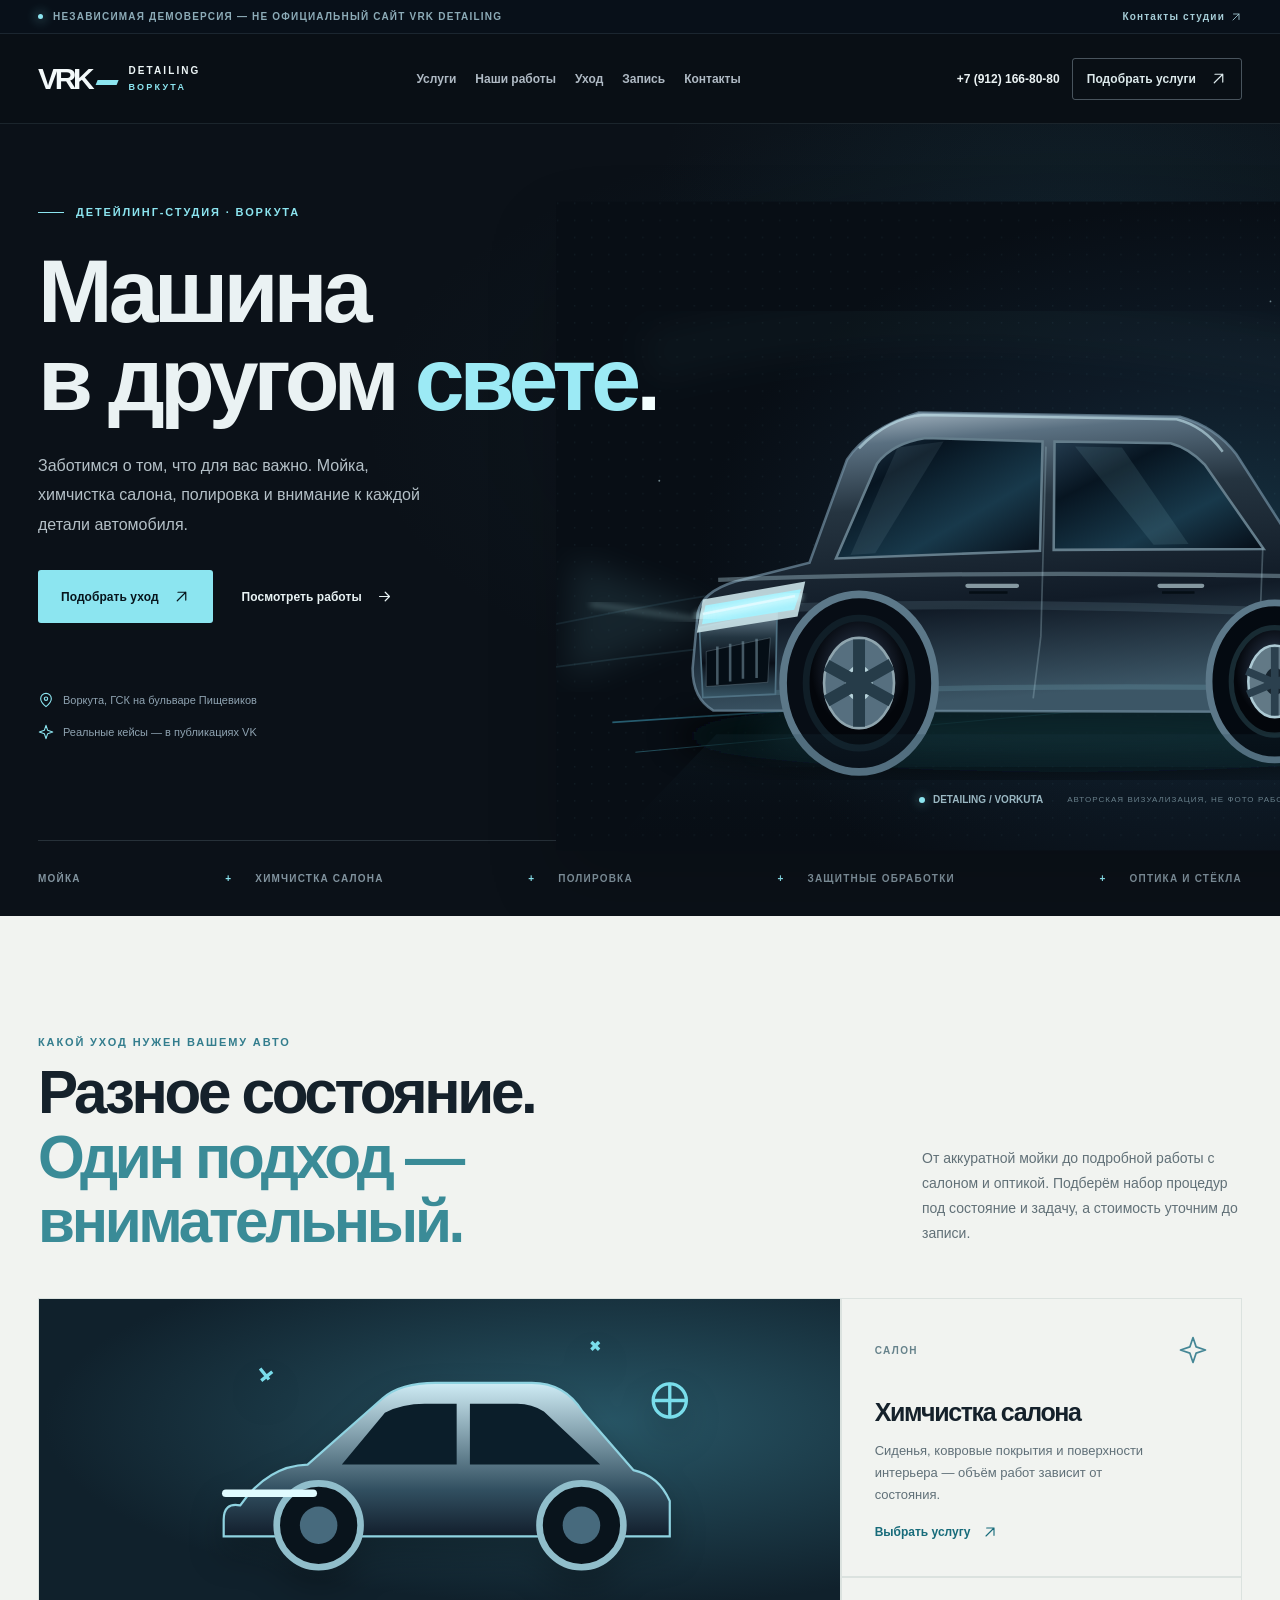
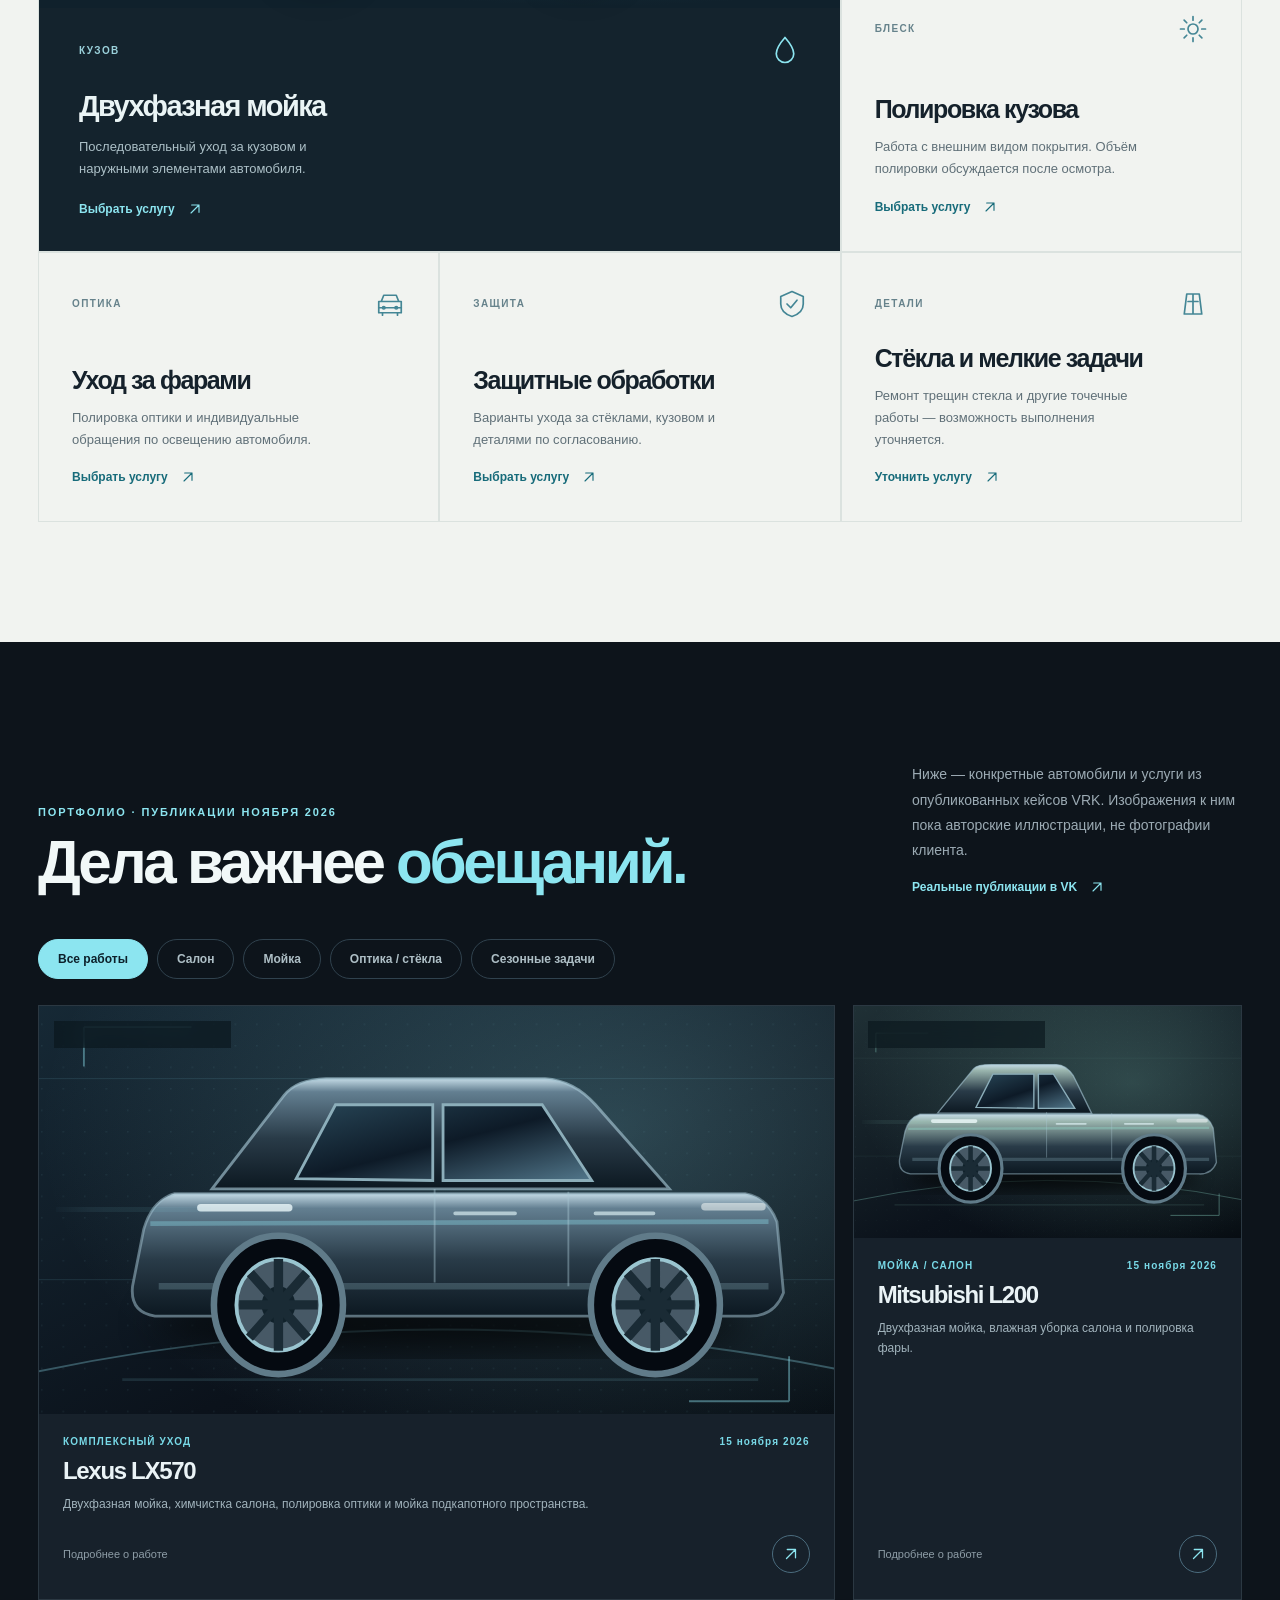
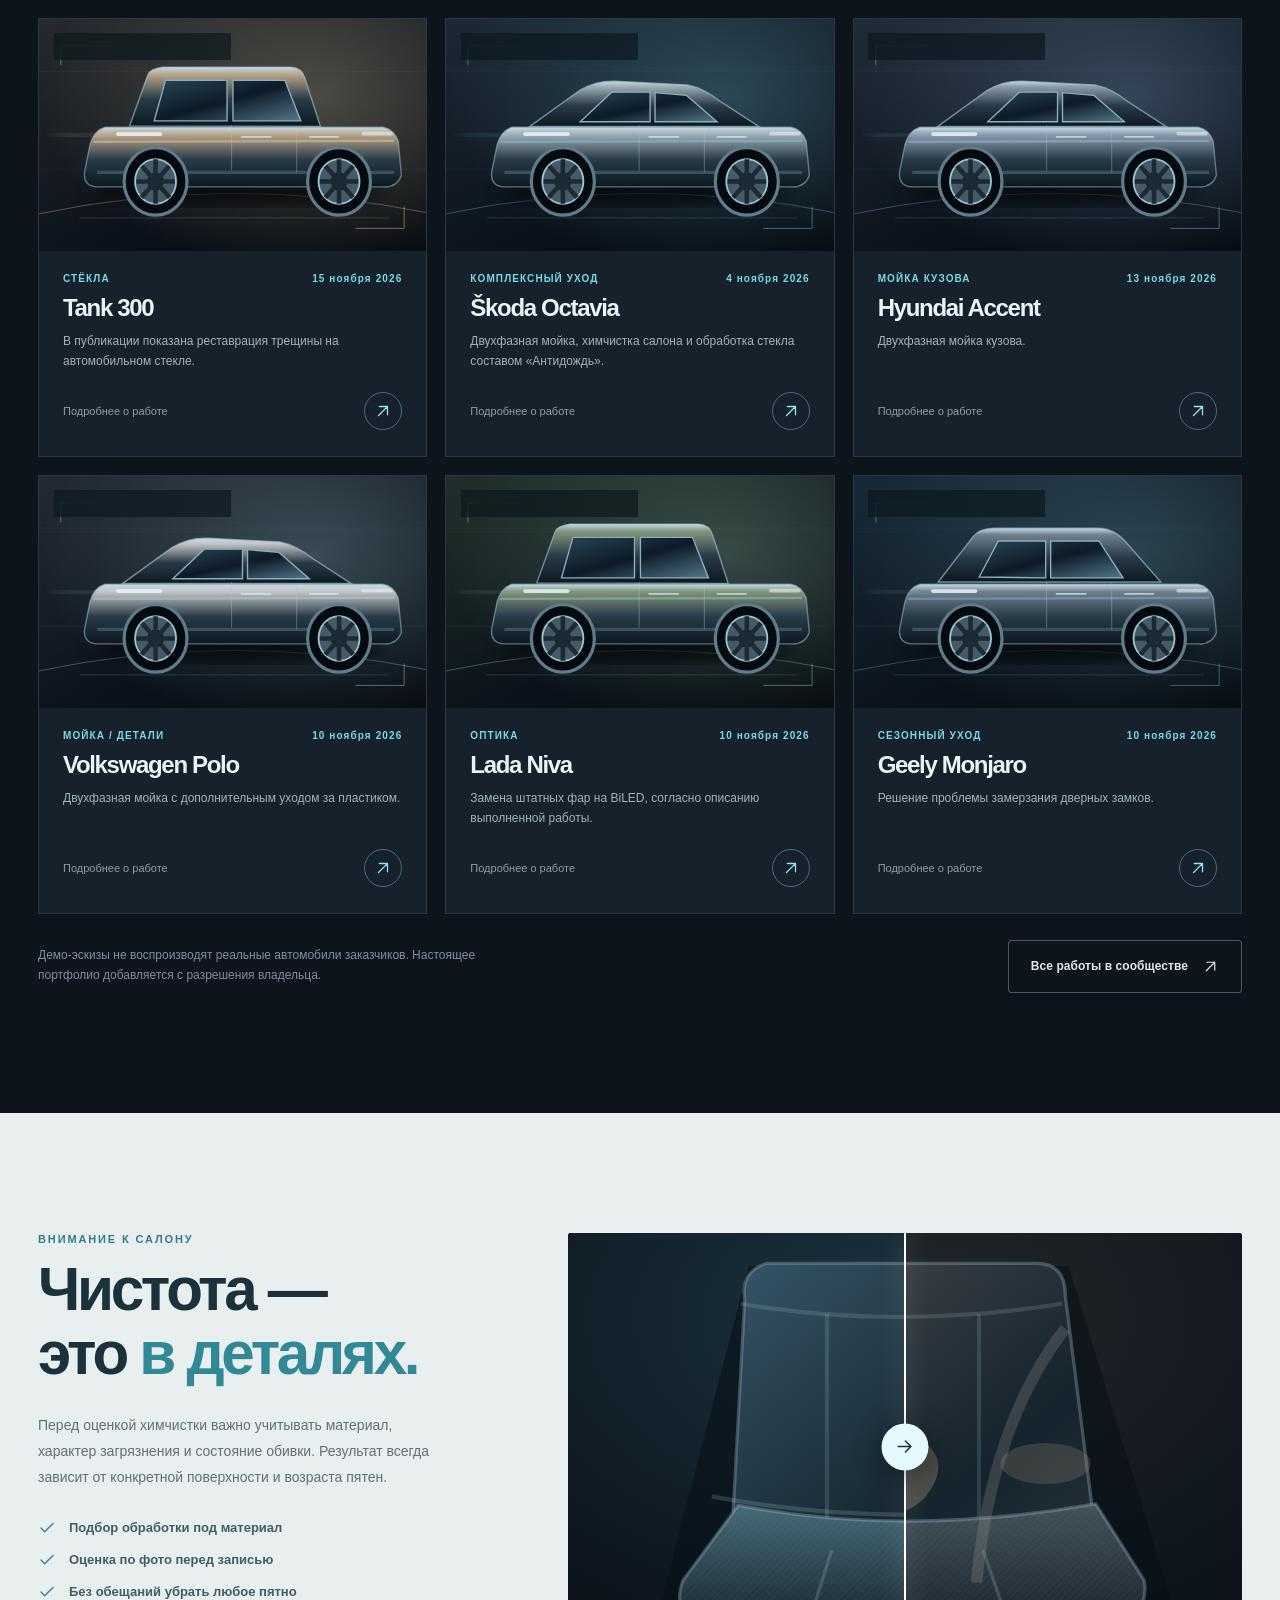
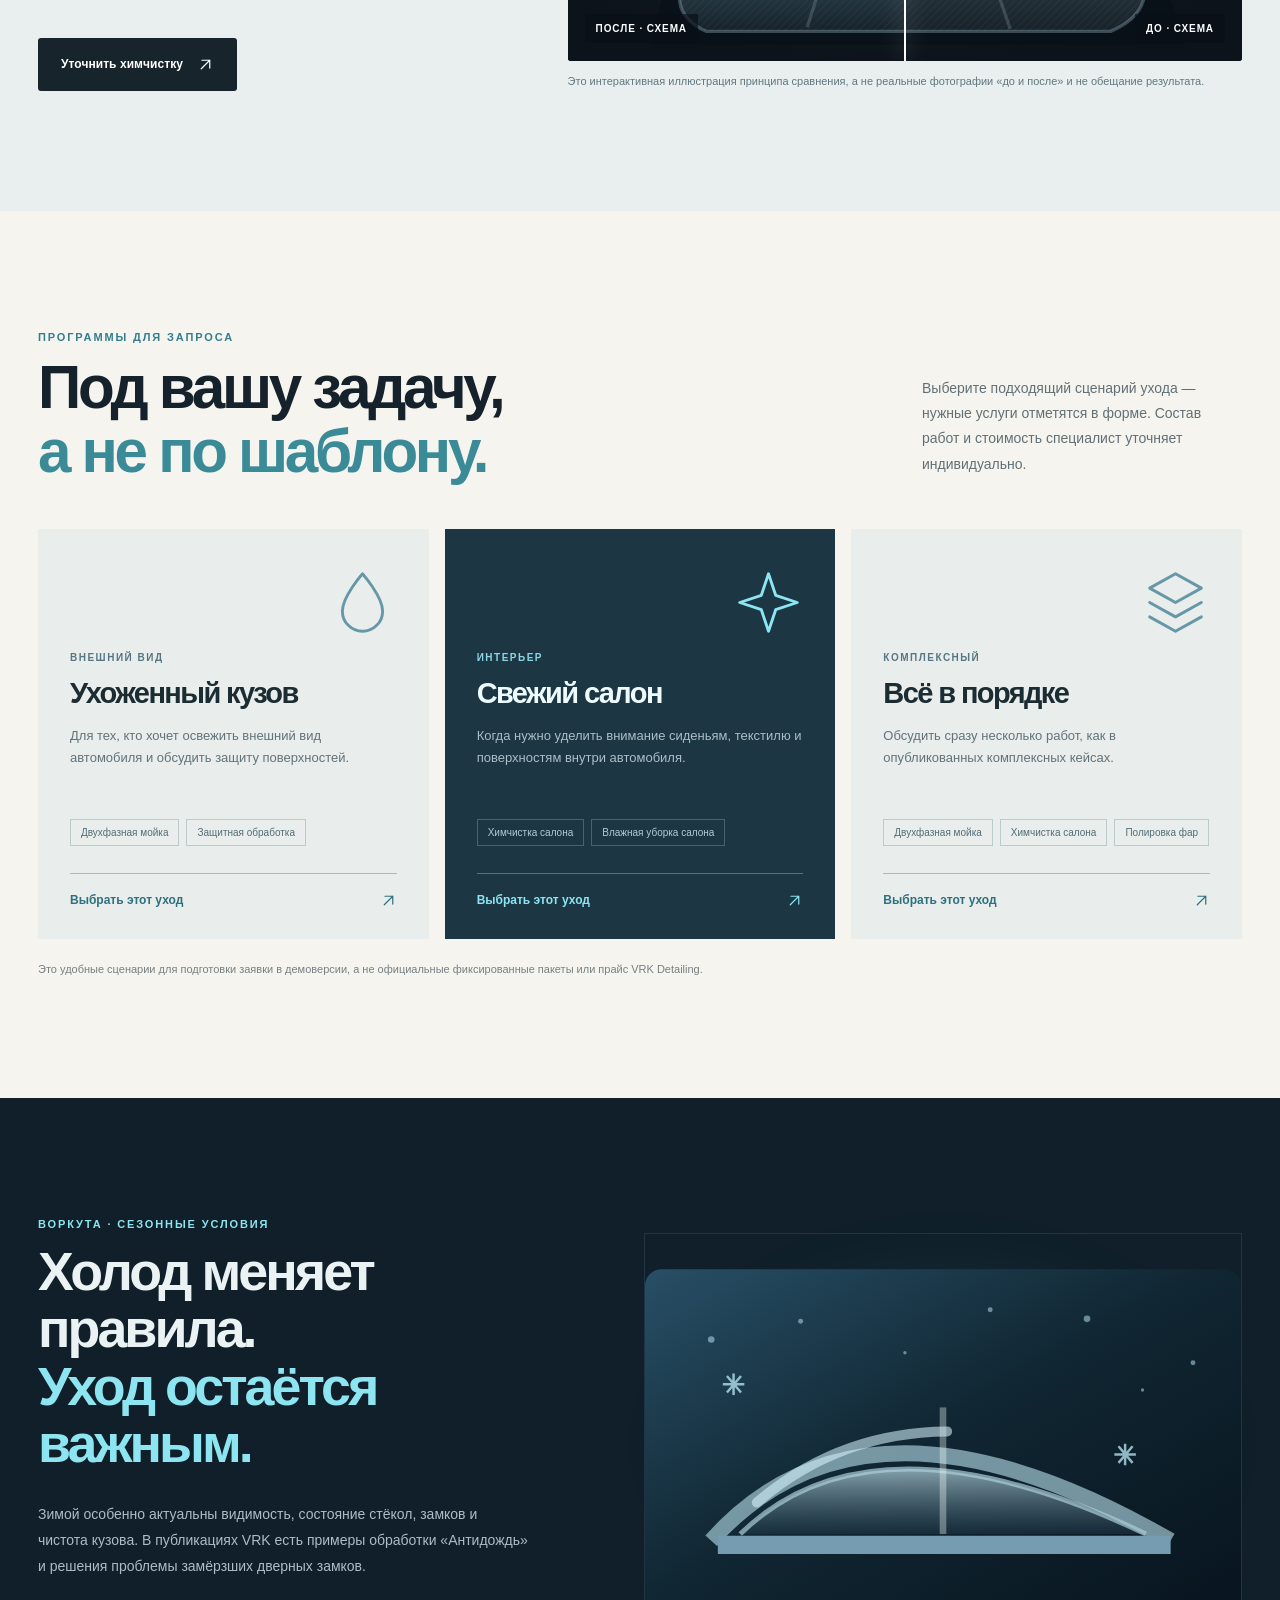
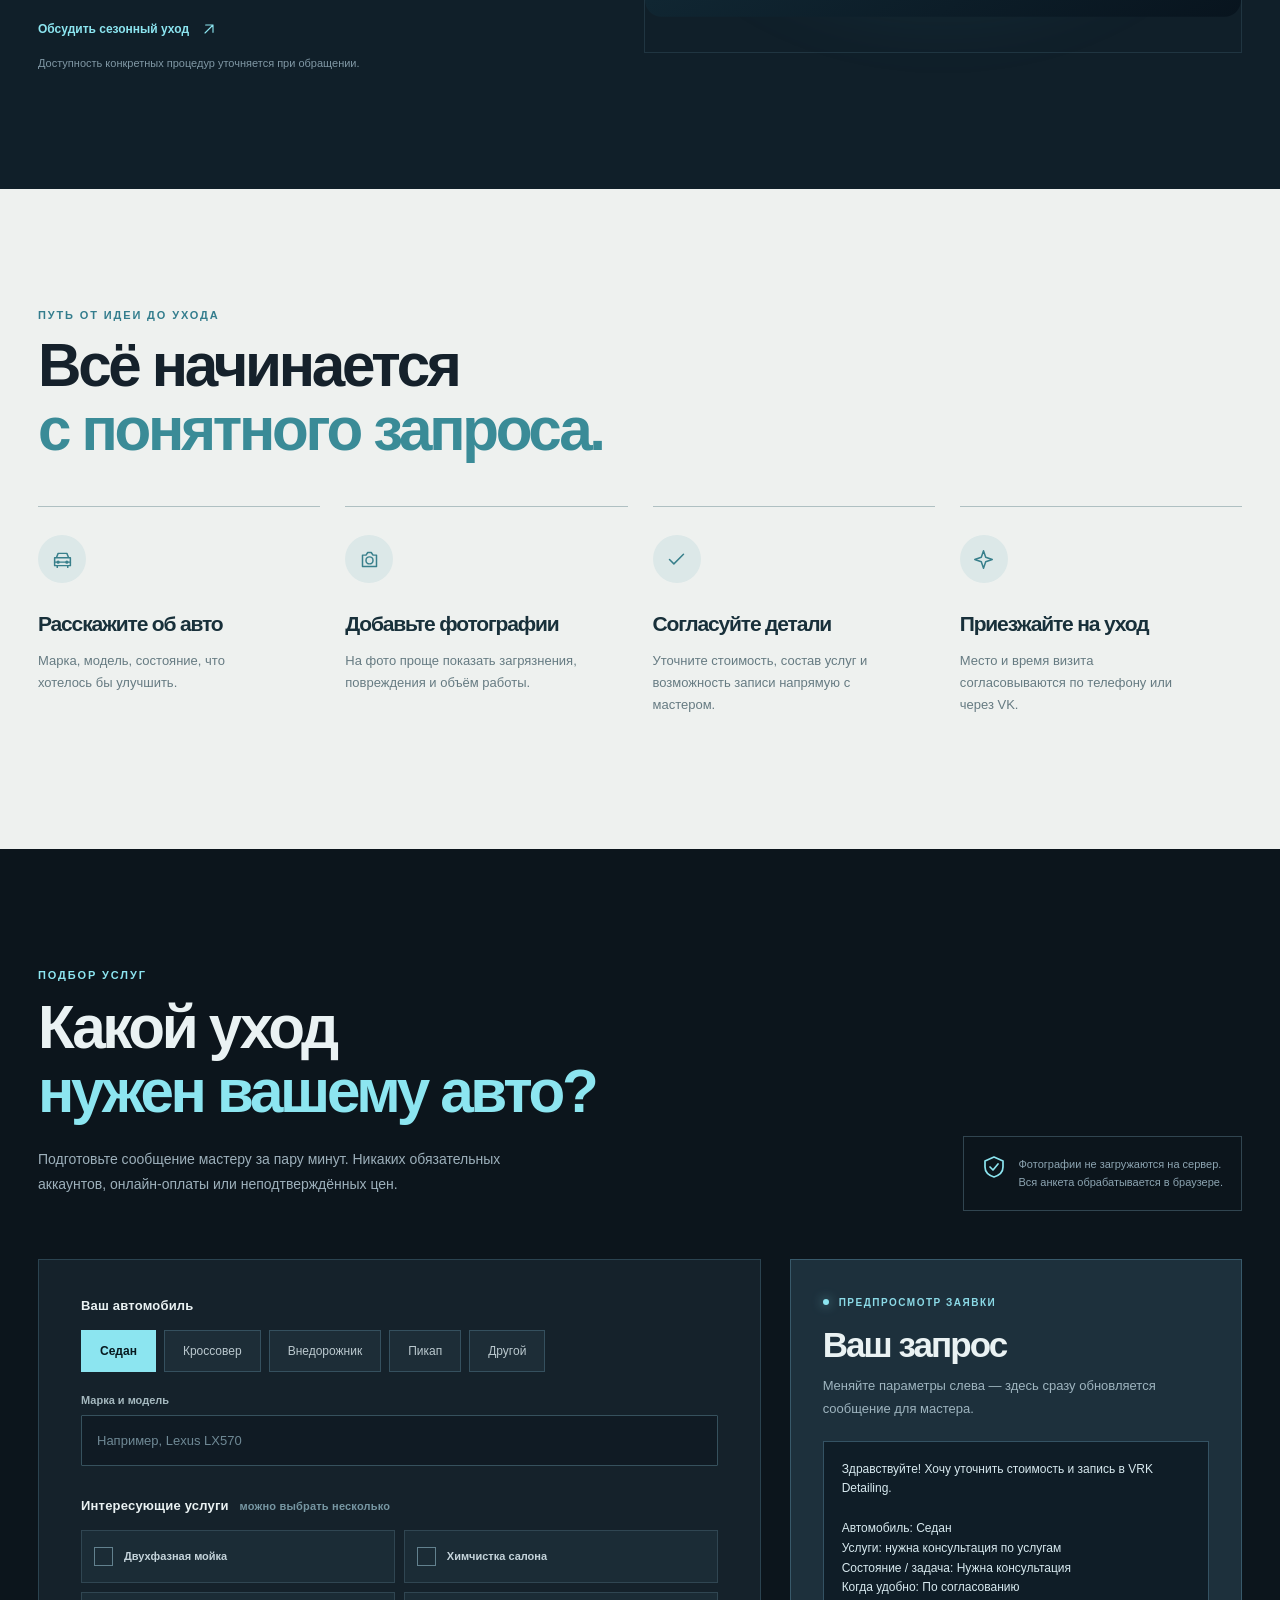
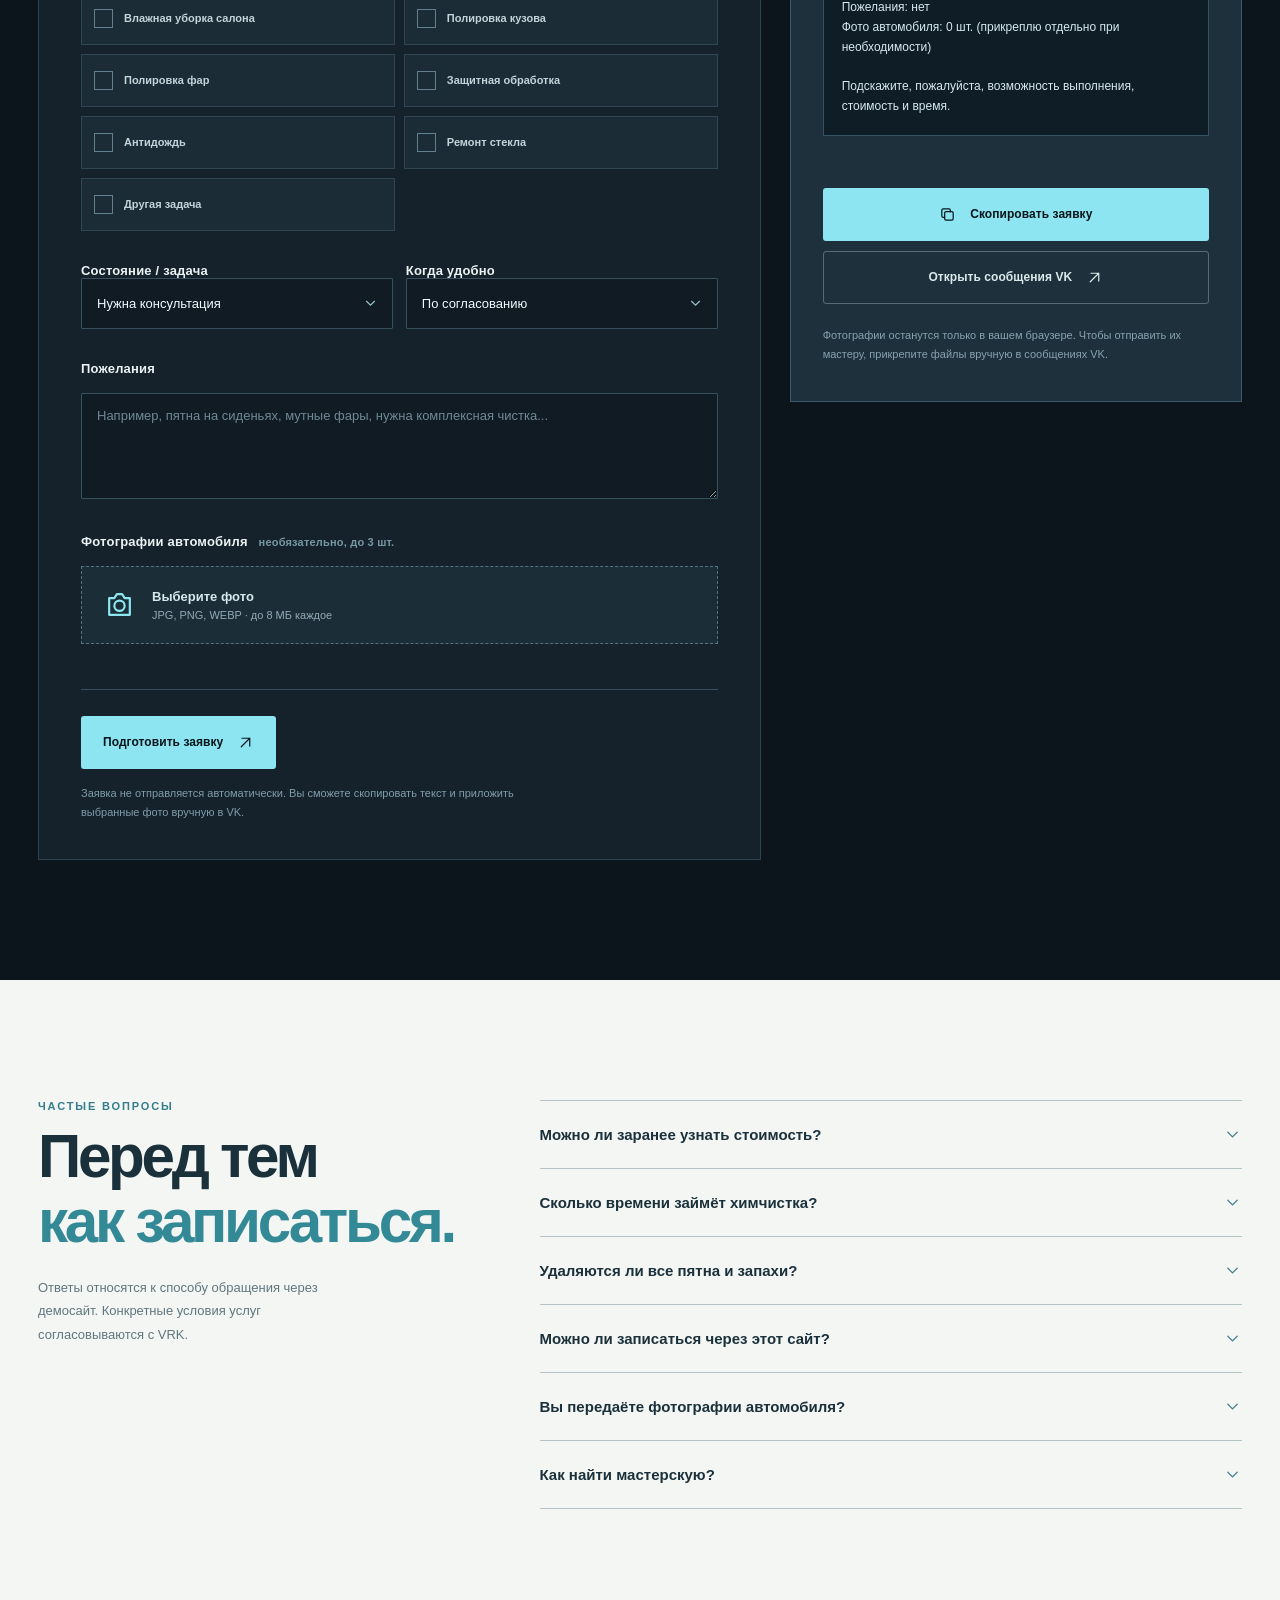
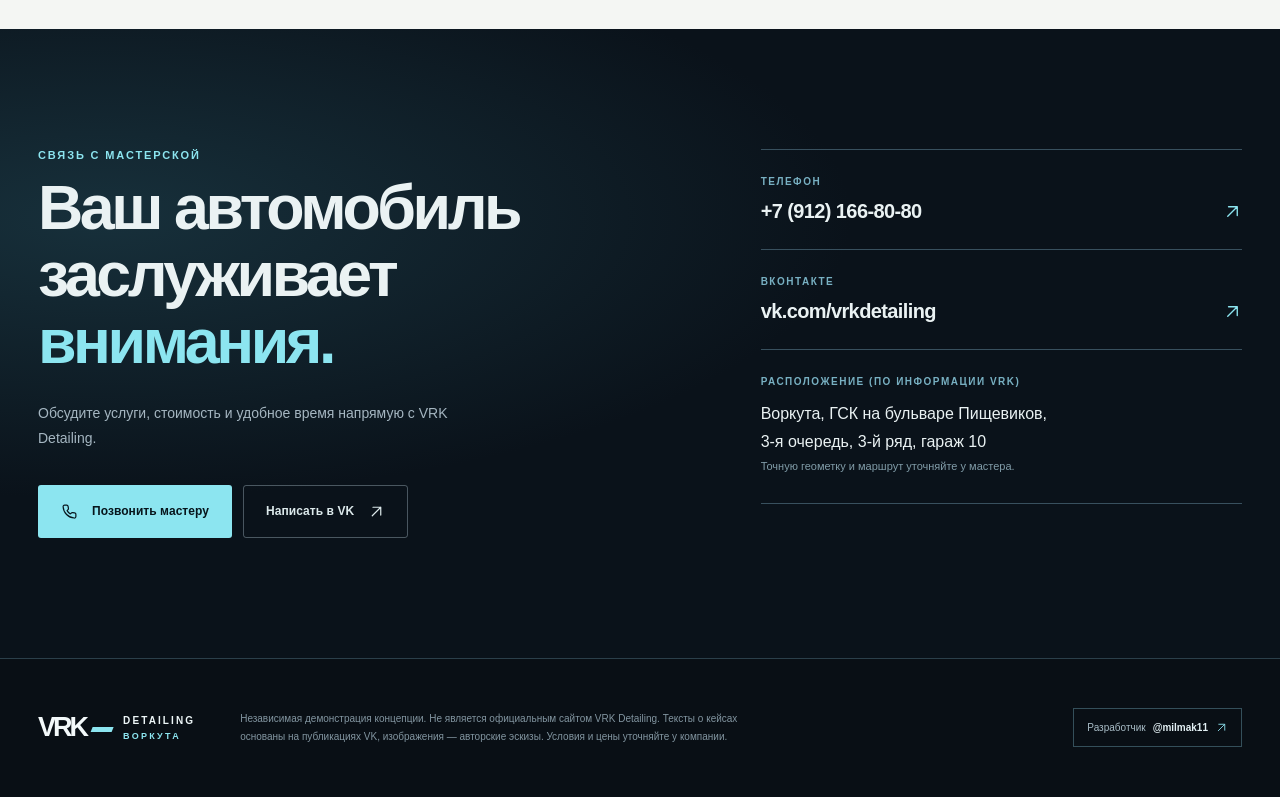
<file: preview-offline.html>
<!doctype html>
<html lang="ru">
<head>
<meta charset="utf-8">
<meta name="viewport" content="width=device-width, initial-scale=1">
<meta name="theme-color" content="#0a0e13">
<meta name="robots" content="noindex, nofollow, noarchive">
<meta name="description" content="VRK Detailing — демонстрационная концепция сайта студии ухода за автомобилями в Воркуте. Химчистка, мойка, полировка и подбор услуг по запросу.">
<title>VRK DETAILING — уход за автомобилями в Воркуте | Демо-концепция</title>
<link rel="icon" href="[data-uri]" type="image/svg+xml">
<style>
:root{--night:#0b1118;--night2:#101821;--panel:#19232d;--ink:#15212b;--ink2:#3e4c51;--muted:#aab9c1;--ice:#8ce5f0;--ice-deep:#3fb9ce;--light:#f1f3f0;--cream:#f5f3ee;--line:rgba(176,206,220,.17);--shell:1280px;--radius:18px}
*{box-sizing:border-box}html{scroll-behavior:smooth;scroll-padding-top:92px}body{margin:0;background:var(--night);color:#eaf2f3;font-family:Inter,Arial,Helvetica,sans-serif;font-size:15px;-webkit-font-smoothing:antialiased}button,input,select,textarea{font:inherit}button{cursor:pointer}a{color:inherit;text-decoration:none}img,svg{display:block;max-width:100%}svg.ico{width:19px;height:19px;fill:none;stroke:currentColor;stroke-width:1.7;stroke-linecap:round;stroke-linejoin:round;flex:none}::selection{background:#8ce5f0;color:#10202a}.svg-sprite{position:absolute;overflow:hidden;width:0;height:0}.shell{max-width:var(--shell);width:calc(100% - 104px);margin:0 auto}.section-pad{padding:120px 0}.notice{background:#081019;border-bottom:1px solid rgba(164,197,213,.12);font-size:10px;font-weight:800;letter-spacing:.12em}.notice-inner{min-height:33px;display:flex;align-items:center;gap:10px;color:#8cabb7}.notice-led{width:5px;height:5px;border-radius:100%;background:var(--ice);box-shadow:0 0 12px var(--ice)}.notice-inner a{margin-left:auto;color:#a6cdd7;display:flex;align-items:center;gap:5px;white-space:nowrap}.notice .ico{width:12px;height:12px}.header{position:sticky;top:0;z-index:70;border-bottom:1px solid rgba(173,212,226,.11);background:rgba(10,16,22,.93);backdrop-filter:blur(18px);-webkit-backdrop-filter:blur(18px)}.header-inner{min-height:89px;display:flex;align-items:center;gap:40px}.brand{display:inline-flex;align-items:center;gap:12px;flex:none}.brand-mark{font-weight:900;font-size:30px;letter-spacing:-.11em;line-height:1;color:#f3f9fa;display:flex;align-items:baseline;gap:3px}.brand-line{display:inline-block;width:21px;height:5px;background:var(--ice);transform:skewX(-22deg) translateY(-4px);margin-left:1px}.brand-meta{font-size:10px;font-weight:850;line-height:1.15;letter-spacing:.21em;color:#edf6f7;display:grid;gap:5px}.brand-meta span{font-size:9px;letter-spacing:.25em;color:var(--ice)}.nav{display:flex;align-items:center;gap:26px;margin-left:auto}.nav a{color:#afbac4;font-size:12px;font-weight:700;transition:color .2s}.nav a:hover,.nav a:focus-visible{color:var(--ice)}.header-actions{display:flex;align-items:center;gap:20px;margin-left:auto}.header-phone{font-size:12px;font-weight:800;white-space:nowrap}.btn{display:inline-flex;align-items:center;justify-content:center;gap:14px;border:1px solid transparent;padding:16px 22px;min-height:53px;font-size:12px;font-weight:850;letter-spacing:.005em;white-space:nowrap;border-radius:3px;transition:background .2s,color .2s,transform .22s,border-color .2s}.btn:hover,.btn:focus-visible{transform:translateY(-2px)}.btn .ico{width:17px;height:17px}.btn-small{min-height:42px;padding:11px 14px}.btn-accent{background:var(--ice);color:#07151c}.btn-accent:hover{background:#b5f4fb}.btn-outline{color:#dce9eb;background:transparent;border-color:rgba(197,220,230,.34)}.btn-outline:hover{border-color:var(--ice);color:var(--ice)}.btn-ghost{color:#e9f3f4;background:transparent;padding-left:0;padding-right:0}.btn-ghost:hover{color:var(--ice)}.btn-dark{background:#17242c;color:white}.btn-dark:hover{background:#28424c}.btn-wide{width:100%}.menu-btn{display:none;align-items:center;justify-content:center;border:1px solid var(--line);height:43px;width:43px;color:white;background:transparent;border-radius:4px}
h1,h2,h3,p{margin-top:0}h1,h2,h3{letter-spacing:-.055em}h1{font-size:clamp(67px,6.5vw,108px);line-height:.98;font-weight:850;margin:0}h2{font-size:clamp(40px,4.7vw,70px);line-height:1.07;font-weight:790;margin:13px 0 0}h3{font-size:24px;font-weight:760;line-height:1.1}em{font-style:normal;color:var(--ice)}.eyebrow{margin:0;color:var(--ice);font-size:11px;font-weight:850;letter-spacing:.17em;display:flex;align-items:center;gap:12px}.eyebrow-dark{color:#337d8d}.eyebrow-line{display:inline-block;height:1px;width:26px;background:currentColor}.section-head{display:flex;align-items:end;justify-content:space-between;gap:75px;margin-bottom:44px;color:var(--ink)}.section-head em{color:#3a8b97}.section-intro{max-width:320px;font-size:14px;line-height:1.8;color:#617077;margin:0 0 8px}.light-head{color:#f1f8f8}.light-head em{color:var(--ice)}.section-head .works-side{max-width:330px}.works-side p{color:#9cabb4;line-height:1.8;font-size:14px}.inline-link,.text-link{display:inline-flex;align-items:center;gap:12px;color:var(--ice);font-size:12px;font-weight:800;border:0;padding:0;background:none}.inline-link .ico,.text-link .ico{width:16px;height:16px}.inline-link:hover,.text-link:hover{opacity:.72}
/* Hero */
.hero{padding-top:40px;padding-bottom:0;position:relative;overflow:hidden;background:radial-gradient(ellipse at 84% 38%,rgba(33,88,112,.13),transparent 47%),#0b1118}.hero-glow{pointer-events:none;position:absolute;width:1100px;height:750px;right:-350px;top:-240px;background:radial-gradient(circle,rgba(43,111,133,.13),transparent 65%)}.hero-grid{min-height:650px;display:grid;grid-template-columns:minmax(0,.9fr) minmax(0,1.15fr);align-items:center;position:relative}.hero-copy{padding:42px 0 100px;z-index:2;position:relative}.hero h1{margin:30px 0 27px;white-space:nowrap}.hero h1 em{display:inline-block;color:#9ceaf5}.period{color:#f4ffff}.hero-lede{color:#b4c0c7;font-size:16px;max-width:448px;line-height:1.85;margin-bottom:31px}.hero-buttons{display:flex;align-items:center;gap:28px}.hero-meta{display:flex;flex-wrap:wrap;gap:16px 30px;margin-top:69px;max-width:550px}.hero-meta span{font-size:11px;color:#8fa3b1;display:flex;align-items:center;gap:9px;line-height:1.4}.hero-meta .ico{width:16px;height:16px;color:var(--ice)}.hero-art{position:absolute;width:75%;max-width:1000px;right:-16%;top:0;bottom:0;display:flex;align-items:center;justify-content:center;pointer-events:none}.hero-art>img{width:100%;filter:drop-shadow(0 32px 34px rgba(0,0,0,.15));transform:translateY(24px)}.hero-art-halo{position:absolute;inset:9% 9% 9%;background:radial-gradient(ellipse,rgba(101,199,231,.13),transparent 65%);filter:blur(28px)}.hero-art-note{position:absolute;bottom:35px;right:21%;display:flex;align-items:center;gap:24px;color:#9ab7c2}.scope-tag{font-size:10px;display:flex;align-items:center;gap:8px;font-weight:850;white-space:nowrap}.scope-dot{height:6px;width:6px;border-radius:50%;background:var(--ice);box-shadow:0 0 11px rgba(140,229,240,.65);display:inline-block;flex:none}.hero-art-label{font-size:8px;letter-spacing:.13em;opacity:.65}.hero-side-text{position:absolute;top:48%;right:4%;font-size:9px;letter-spacing:.18em;transform:rotate(90deg) translateX(50%);transform-origin:right center;color:#7d9aaa;white-space:nowrap}.hero-side-text span{color:var(--ice)}.hero-bottom{display:flex;gap:24px;justify-content:space-between;align-items:center;min-height:76px;border-top:1px solid var(--line);color:#81939e;font-size:10px;font-weight:800;letter-spacing:.12em}.hero-bottom span+span:before{content:'+';margin-right:23px;color:var(--ice)}
/* Services */
.services{background:var(--light);color:var(--ink)}.services-grid{display:grid;grid-template-columns:repeat(3,minmax(0,1fr));gap:2px;background:#dbe2df;border:1px solid #dbe2df}.service-card{background:var(--light);padding:36px 33px;min-height:265px;display:flex;flex-direction:column;transition:background .25s}.service-card:hover{background:#e8efec}.service-index{display:flex;align-items:center;justify-content:space-between;color:#66828b;font-size:10px;font-weight:850;letter-spacing:.14em;margin-bottom:auto}.service-index .ico{width:30px;height:30px;stroke-width:1.35;color:#448695}.service-card h3{font-size:25px;margin:26px 0 13px}.service-card p{color:#607078;font-size:13px;line-height:1.7;max-width:285px;margin-bottom:18px}.service-card .text-link{color:#176b7a}.featured-service{grid-row:span 2;background:#14232d;color:#eaf4f5;padding:0;overflow:hidden;justify-content:space-between}.featured-service:hover{background:#1b303c}.featured-service .service-card-content{padding:28px 33px 30px}.featured-service .service-card-content .service-index{color:#9bd1db}.featured-service .service-card-content .service-index .ico{color:var(--ice)}.featured-service .service-visual{min-height:265px;background:radial-gradient(ellipse at 70% 40%,#285666,#10212c 70%);display:flex;align-items:end;justify-content:center;padding:22px}.featured-service .service-visual svg{width:100%;max-width:400px;filter:drop-shadow(0 17px 16px rgba(0,0,0,.25))}.featured-service h3{font-size:29px}.featured-service p{color:#acc0c7}.featured-service .text-link{color:var(--ice)}
/* Works */
.works{background:#0d141b;color:#eaf3f6}.filter-bar{display:flex;gap:9px;flex-wrap:wrap;margin-bottom:26px}.filter-pill{border:1px solid #30424e;background:transparent;color:#aebfc6;border-radius:100px;font-size:12px;font-weight:730;padding:12px 19px;transition:background .2s,border-color .2s,color .2s}.filter-pill:hover,.filter-pill.active{background:var(--ice);border-color:var(--ice);color:#0c202a}.work-grid{display:grid;grid-template-columns:repeat(3,minmax(0,1fr));gap:18px}.work-card{display:flex;flex-direction:column;min-width:0;background:#17212b;border:1px solid rgba(178,210,224,.13);overflow:hidden;transition:transform .25s,border-color .25s}.work-card:hover{transform:translateY(-5px);border-color:rgba(140,229,240,.5)}.work-card:focus-within{border-color:var(--ice)}.work-card.is-featured{grid-column:span 2;grid-row:span 1}.work-card[hidden]{display:none}.work-picture{position:relative;aspect-ratio:1.67;background:#172937;overflow:hidden}.work-card.is-featured .work-picture{aspect-ratio:2.1}.work-picture img{width:100%;height:100%;object-fit:cover;transition:transform .45s}.work-card:hover .work-picture img{transform:scale(1.04)}.image-label{position:absolute;top:15px;left:15px;background:rgba(10,22,28,.65);backdrop-filter:blur(10px);color:#d3e8ec;border:1px solid rgba(184,225,234,.2);padding:7px 10px;font-size:9px;letter-spacing:.08em;font-weight:820}.work-data{display:flex;flex-direction:column;gap:9px;padding:22px 24px 26px;flex:1}.work-meta{display:flex;justify-content:space-between;gap:15px;color:#78d9e7;font-size:10px;letter-spacing:.11em;font-weight:760}.work-data h3{font-size:24px;margin:2px 0}.work-desc{font-size:12px;line-height:1.65;color:#a1b3bc;margin:0}.work-bottomline{display:flex;align-items:center;justify-content:space-between;margin-top:auto;padding-top:11px}.work-bottomline span{color:#8e9da7;font-size:11px}.work-open{border:1px solid #4b6c7e;width:38px;height:38px;border-radius:50%;display:flex;align-items:center;justify-content:center;background:transparent;color:var(--ice);transition:.2s}.work-open:hover{background:var(--ice);color:#0b1a22}.work-open .ico{width:18px;height:18px}.work-bottom{margin-top:26px;display:flex;align-items:center;justify-content:space-between;gap:28px}.work-bottom p{max-width:490px;margin:0;color:#7c919e;line-height:1.65;font-size:12px}
/* Compare */
.comparison{background:#e8efee;color:#1b313b}.comparison-grid{display:grid;grid-template-columns:.8fr 1.2fr;gap:80px;align-items:center}.comparison-copy h2 em{color:#318896}.comparison-copy>p:not(.eyebrow){max-width:400px;line-height:1.85;color:#5e7279;font-size:14px;margin:27px 0}.fine-points{display:grid;gap:14px;margin:28px 0 37px}.fine-points span{display:flex;align-items:center;gap:13px;color:#415e67;font-size:13px;font-weight:690}.fine-points .ico{width:18px;height:18px;color:#2e8294}.comparison-stage{min-width:0}.compare{position:relative;aspect-ratio:820/520;overflow:hidden;border-radius:3px;background:#1c2d35;isolation:isolate}.compare-before,.compare-after{height:100%;width:100%;object-fit:cover;position:absolute;inset:0}.compare-after-wrap{position:absolute;inset:0;clip-path:inset(0 calc(100% - var(--split)) 0 0);pointer-events:none}.compare-divider{position:absolute;left:var(--split);height:100%;width:2px;background:#fff;transform:translateX(-50%);pointer-events:none;z-index:2;box-shadow:0 0 22px #fff8}.compare-divider>span{height:47px;width:47px;border-radius:50%;position:absolute;left:50%;top:50%;transform:translate(-50%,-50%);display:flex;align-items:center;justify-content:center;background:#e4faff;color:#163544;box-shadow:0 5px 28px #0007}.compare-divider .ico{width:22px;height:22px}.compare-label{position:absolute;bottom:18px;color:white;font-weight:800;font-size:10px;letter-spacing:.09em;z-index:3;background:#080f17a6;padding:9px 11px}.label-before{right:17px}.label-after{left:17px}.compare-range{position:absolute;inset:0;width:100%;height:100%;cursor:ew-resize;opacity:0;z-index:5;margin:0}.compare-disclaimer{font-size:11px;color:#627880;line-height:1.6;margin:12px 0 0}
/* Care */
.care{background:#f6f4ef;color:#1b2c32}.care-grid{display:grid;grid-template-columns:repeat(3,minmax(0,1fr));gap:16px}.care-card{display:flex;flex-direction:column;padding:36px 32px 30px;background:#e9edeb;min-height:410px;position:relative;overflow:hidden}.care-card-highlight{background:#1c3644;color:#eefbfe}.care-decor{display:flex;justify-content:end;align-items:center;height:75px;color:#6698a7}.care-card-highlight .care-decor{color:var(--ice)}.care-big{width:69px!important;height:69px!important;stroke-width:1!important}.care-tag{color:#557783;letter-spacing:.15em;font-size:10px;font-weight:880;margin:12px 0 7px}.care-card-highlight .care-tag{color:#8bd6e5}.care-card h3{font-size:29px;margin:8px 0 15px}.care-card p{font-size:13px;line-height:1.75;max-width:330px;color:#61737b}.care-card-highlight p{color:#acbec7}.care-services{display:flex;flex-wrap:wrap;gap:7px;margin-top:auto;margin-bottom:27px}.care-services span{border:1px solid #b9cbcb;padding:7px 10px;font-size:10px;color:#526e77}.care-card-highlight .care-services span{border-color:#436475;color:#afcdd5}.care-btn{display:flex;align-items:center;justify-content:space-between;border:0;border-top:1px solid #a7bebd;background:transparent;padding:18px 0 0;color:#2d717e;font-size:12px;font-weight:830;text-align:left}.care-card-highlight .care-btn{border-color:#52717a;color:var(--ice)}.care-btn:hover{opacity:.7}.care-btn .ico{width:17px;height:17px}.care-footnote{margin:21px 0 0;font-size:11px;color:#758085;line-height:1.65}
/* winter */
.winter{background:#101f29;overflow:hidden}.winter-grid{display:grid;grid-template-columns:.95fr 1.05fr;align-items:center;gap:65px}.winter h2{font-size:clamp(42px,4.2vw,63px)}.winter-copy>p:not(.eyebrow){margin:29px 0;color:#acbdc6;max-width:490px;line-height:1.85;font-size:14px}.winter .inline-link{margin:12px 0 20px}.winter-copy small{display:block;color:#8098a5;font-size:11px}.winter-art{position:relative}.winter-art:before{content:'';position:absolute;inset:0;background:radial-gradient(ellipse,rgba(62,164,198,.2),transparent 70%);filter:blur(25px)}.winter-art img{position:relative;width:100%;border:1px solid #4668784d}
/* process */
.process{background:#eef1ef;color:#18303a}.process-grid{display:grid;grid-template-columns:repeat(4,minmax(0,1fr));gap:25px;position:relative}.process-item{border-top:1px solid #afc0c2;padding-top:28px}.process-dot{width:48px;height:48px;background:#dce8e8;color:#387f8b;border-radius:50%;display:flex;align-items:center;justify-content:center;margin-bottom:28px}.process-dot .ico{width:21px;height:21px}.process-item h3{font-size:21px;line-height:1.25;margin-bottom:12px}.process-item p{font-size:13px;line-height:1.7;color:#667b82;max-width:240px}
/* booking */
.booking{background:#0c151c}.booking-header{display:flex;align-items:end;justify-content:space-between;gap:60px;margin-bottom:48px}.booking-header h2{margin:15px 0 22px}.booking-header>div:first-child>p:not(.eyebrow){font-size:14px;color:#9db0bb;line-height:1.8;max-width:510px}.booking-stat{display:flex;align-items:flex-start;gap:13px;font-size:11px;line-height:1.7;color:#8da5b2;border:1px solid #314550;padding:18px;max-width:300px}.booking-stat .ico{color:var(--ice);width:24px;height:24px}.booking-grid{display:grid;grid-template-columns:minmax(0,1.23fr) minmax(300px,.77fr);gap:29px;align-items:start}.booking-form{background:#15222b;border:1px solid #2b4350;padding:38px 42px}.form-block{margin-bottom:32px}.form-label{display:block;font-size:13px;font-weight:850;margin:0 0 17px;letter-spacing:.015em}.form-hint{font-size:11px;color:#7797a3;font-weight:550;margin-left:7px}.field-caption{display:block;font-size:11px;color:#a5b9bf;font-weight:690;margin:22px 0 9px}.vehicle-options{display:flex;flex-wrap:wrap;gap:8px}.option-pill{position:relative;cursor:pointer}.option-pill input{position:absolute;opacity:0;inset:0}.option-pill span{display:block;padding:13px 18px;background:#1d2d37;border:1px solid #35505e;color:#bac8ce;font-size:12px;transition:.2s}.option-pill input:checked+span{background:var(--ice);color:#07191f;border-color:var(--ice);font-weight:800}.option-pill input:focus-visible+span{outline:2px solid white;outline-offset:3px}.form-input{min-height:51px;width:100%;border:1px solid #36515d;border-radius:1px;color:#f1faff;background:#101b24;padding:14px 15px;outline:none;font-size:13px;transition:border-color .2s}.form-input:focus{border-color:var(--ice)}.form-input::placeholder{color:#6f8995}.form-textarea{resize:vertical;min-height:106px}.field-row{display:grid;grid-template-columns:repeat(2,minmax(0,1fr));gap:13px;align-items:start}.field-row .form-label{margin-bottom:0}.field-row select{appearance:none;background-image:url('data:image/svg+xml,%3Csvg xmlns="http://www.w3.org/2000/svg" viewBox="0 0 20 20"%3E%3Cpath d="m5 7 5 5 5-5" stroke="%2398bdc8" stroke-width="1.5" fill="none"/%3E%3C/svg%3E');background-position:right 13px center;background-repeat:no-repeat;background-size:17px;padding-right:36px}.checks{display:grid;grid-template-columns:repeat(2,minmax(0,1fr));gap:9px}.checks label{position:relative;display:flex;align-items:center;gap:11px;padding:12px;background:#1b2c36;color:#c5d4db;font-size:11px;font-weight:650;cursor:pointer;border:1px solid #304652;min-height:53px;transition:.2s}.checks label:has(input:checked){border-color:var(--ice);background:#1d3843;color:#e9fbfc}.checks input{position:absolute;opacity:0}.checks input:focus-visible+.custom-check{outline:2px solid white;outline-offset:3px}.custom-check{width:19px;height:19px;border:1px solid #62818e;flex:none;display:flex;align-items:center;justify-content:center}.custom-check .ico{width:13px;height:13px;opacity:0;stroke-width:2.4}.checks input:checked+.custom-check{background:var(--ice);border-color:var(--ice);color:#08202c}.checks input:checked+.custom-check .ico{opacity:1}.upload-zone{border:1px dashed #567180;display:flex;align-items:center;gap:17px;padding:22px;color:#d7e8ed;background:#1b2e38;cursor:pointer;transition:.2s;position:relative}.upload-zone:hover,.upload-zone:focus-within{border-color:var(--ice);background:#213c4b}.upload-zone>.ico{width:31px;height:31px;color:var(--ice)}.upload-zone>span{display:grid;gap:5px}.upload-zone strong{font-size:13px}.upload-zone small{font-size:11px;color:#92aab5}.upload-zone input{position:absolute;inset:0;opacity:0;cursor:pointer;width:100%;height:100%}.photo-list{display:grid;grid-template-columns:repeat(3,minmax(0,1fr));gap:10px;margin-top:13px}.photo-item{position:relative;background:#09151d;min-height:80px;border:1px solid #35505c;overflow:hidden}.photo-item img{height:100%;min-height:97px;max-height:115px;width:100%;object-fit:cover}.photo-item button{position:absolute;right:4px;top:4px;height:28px;width:28px;background:#0c151cef;color:white;border:1px solid #869ea5;border-radius:50%;display:flex;align-items:center;justify-content:center}.photo-item button:hover{background:#b74e4e}.photo-item .ico{height:14px;width:14px}.upload-warning{color:#ffd6ac;font-size:12px;margin:11px 0}.form-bottom{border-top:1px solid #36505d;padding-top:26px}.form-action{border:0}.form-bottom p{font-size:11px;line-height:1.7;color:#809dab;margin:15px 0 0;max-width:460px}.summary-stick{position:sticky;top:115px;padding:37px 32px;background:#1d303c;border:1px solid #38596a}.summary-label{display:flex;align-items:center;gap:10px;letter-spacing:.15em;font-size:10px;font-weight:830;color:#8bdae7;margin:0 0 18px}.summary-stick h3{font-size:35px;margin-bottom:11px}.summary-description{color:#9eb4bf;font-size:13px;line-height:1.7}.summary-text{white-space:pre-wrap;word-break:break-word;background:#0f1d27;border:1px solid #345263;color:#d7e9ef;line-height:1.65;min-height:155px;max-height:310px;overflow:auto;padding:18px;font-size:12px;font-family:inherit;margin:21px 0}.summary-status{font-size:11px;color:#8de6cf;min-height:23px;margin:0 0 8px}.summary-stick .btn+.btn{margin-top:10px}.summary-footnote{color:#87a3ae;font-size:11px;line-height:1.75;margin:22px 0 0}
/* FAQ */
.faq{background:#f4f6f3;color:#1a303a}.faq-grid{display:grid;grid-template-columns:.75fr 1.25fr;gap:80px}.faq-heading em{color:#348997}.faq-heading>p:not(.eyebrow){color:#60767f;line-height:1.8;max-width:300px;font-size:13px;margin-top:22px}.faq-list{border-top:1px solid #b5c4c6}.faq-list details{border-bottom:1px solid #b5c4c6}.faq-list summary{list-style:none;display:flex;align-items:center;justify-content:space-between;gap:20px;cursor:pointer;font-size:15px;font-weight:750;padding:24px 0}.faq-list summary::-webkit-details-marker{display:none}.faq-list summary .ico{transition:transform .2s;color:#3f7c8c}.faq-list details[open] summary .ico{transform:rotate(180deg)}.faq-list details p{color:#617780;font-size:13px;line-height:1.85;max-width:660px;margin:0 0 24px}
/* Contacts/footer */
.contacts{background:radial-gradient(ellipse at 8% 30%,#17303b,transparent 45%),#0a121a}.contact-grid{display:grid;grid-template-columns:1.12fr .88fr;gap:110px}.contact-main h2{font-size:clamp(46px,4.9vw,73px)}.contact-main>p:not(.eyebrow){color:#a5b6c1;line-height:1.8;max-width:440px;font-size:14px;margin-top:25px}.contact-cta{display:flex;flex-wrap:wrap;gap:11px;margin-top:34px}.contact-details{border-top:1px solid #38505e}.detail-row{padding:26px 0;border-bottom:1px solid #38505e}.detail-label{display:block;color:#78b0c2;font-size:10px;letter-spacing:.15em;font-weight:820;margin-bottom:13px}.detail-row>a{display:flex;align-items:center;justify-content:space-between;font-size:20px;font-weight:740;letter-spacing:-.03em;gap:20px}.detail-row>a:hover{color:var(--ice)}.detail-row .ico{color:var(--ice)}.detail-row p{font-size:16px;line-height:1.75;margin:0}.detail-row small{color:#819ca8;font-size:11px;line-height:1.8}.footer{border-top:1px solid #2b3f4a;background:#090f15}.footer-inner{display:flex;align-items:center;gap:45px;min-height:138px}.footer-inner>p{font-size:10px;max-width:515px;color:#8295a0;line-height:1.75;margin:0 auto 0 0}.footer-brand .brand-mark{font-size:27px}.developer-credit{display:inline-flex;align-items:center;gap:7px;border:1px solid #344f5a;padding:12px 13px;font-size:10px;color:#a9bdc7;white-space:nowrap}.developer-credit strong{color:#e3f0f4}.developer-credit .ico{width:13px;height:13px;color:#8adce9}.developer-credit:hover{border-color:var(--ice)}.mobile-booking{display:none}
/* dialog */
.work-dialog{position:fixed;inset:0;margin:auto;border:1px solid #6d9cab;background:#101b24;color:#f5fafa;width:min(850px,calc(100% - 32px));max-height:min(88vh,980px);overflow:auto;padding:0;box-shadow:0 30px 110px #000b}.work-dialog::backdrop{background:rgba(2,9,14,.83);backdrop-filter:blur(7px)}.dialog-close{position:sticky;top:13px;float:right;margin:13px 13px -54px 0;width:39px;height:39px;z-index:3;border:1px solid #7094a2;background:#0c1620e9;color:white;display:flex;align-items:center;justify-content:center;border-radius:100%}.dialog-close:hover{background:#2b5968}.dialog-visual img{width:100%;height:auto;max-height:365px;object-fit:cover}.dialog-body{padding:30px 38px 38px}.dialog-meta{color:var(--ice);font-size:11px;font-weight:800;letter-spacing:.13em}.dialog-body h2{font-size:clamp(34px,4vw,55px);margin:14px 0 16px}.dialog-body>p{font-size:14px;line-height:1.75;color:#b2c6d0}.dialog-services{display:flex;flex-wrap:wrap;gap:8px;margin:23px 0}.dialog-services span{border:1px solid #456572;color:#b6d7df;padding:9px 12px;font-size:11px}.dialog-note{color:#819aa5!important;font-size:11px!important}.dialog-actions{display:flex;flex-wrap:wrap;gap:10px;margin-top:24px}.toast{position:fixed;bottom:26px;left:50%;transform:translate(-50%,15px);background:#90e4ed;color:#07151a;padding:14px 20px;font-size:12px;font-weight:800;opacity:0;visibility:hidden;transition:.25s;z-index:150;box-shadow:0 15px 50px #0007;text-align:center;max-width:calc(100vw - 34px)}.toast.show{transform:translate(-50%,0);opacity:1;visibility:visible}
/* motion */
@media (prefers-reduced-motion:no-preference){.hero-copy>*{animation:riseIn .55s both}.hero-copy>*:nth-child(2){animation-delay:.06s}.hero-copy>*:nth-child(3){animation-delay:.12s}.hero-copy>*:nth-child(4){animation-delay:.2s}.hero-art img{animation:carEnter .8s .15s both}.process-dot .ico{transition:transform .25s}.process-item:hover .process-dot .ico{transform:rotate(-12deg) scale(1.12)}@keyframes riseIn{from{transform:translateY(19px);opacity:0}to{transform:translateY(0);opacity:1}}@keyframes carEnter{from{transform:translate(30px,39px);opacity:0}to{transform:translate(0,24px);opacity:1}}}
@media(max-width:1300px){.shell{width:calc(100% - 76px)}.header-inner{gap:23px}.nav{gap:19px}.header-actions{gap:12px}.hero-art{width:78%;right:-21%}.hero h1{font-size:clamp(65px,7vw,100px)}.hero-lede{max-width:400px}.hero-meta{max-width:420px}.work-card.is-featured .work-picture{aspect-ratio:1.95}}
@media(max-width:1100px){.shell{width:calc(100% - 64px)}.header-inner{min-height:78px}.header-phone{display:none}.nav{gap:18px}.nav a{font-size:11px}.hero-grid{min-height:590px}.hero h1{font-size:75px}.hero-art{width:80%;right:-27%;top:50px}.hero-meta{margin-top:46px}.section-pad{padding:92px 0}.comparison-grid{gap:35px}.contact-grid{gap:55px}.footer-inner{gap:24px}.footer-inner>p{max-width:410px}}
@media(max-width:860px){.shell{width:calc(100% - 44px)}.header-inner{min-height:74px}.header-book{display:none}.menu-btn{display:flex}.nav{position:absolute;top:100%;left:0;right:0;background:#0e1820;border-bottom:1px solid #365360;display:none;padding:12px 22px 22px;flex-direction:column;align-items:stretch;gap:0}.nav.open{display:flex}.nav a{padding:14px 8px;border-bottom:1px solid #28404c;font-size:13px}.hero-grid{display:flex;flex-direction:column;min-height:auto;align-items:stretch}.hero-copy{padding:70px 0 0}.hero h1{font-size:clamp(67px,10vw,88px);position:relative}.hero-lede{max-width:520px}.hero-meta{margin-top:35px}.hero-art{position:relative;width:110%;max-width:none;right:auto;left:-5%;top:auto;height:auto;min-height:430px;display:block;margin-top:-26px}.hero-art>img{width:100%;height:auto}.hero-art-note{bottom:23px;right:11%}.hero-side-text{display:none}.hero-bottom{min-height:70px;gap:16px;flex-wrap:wrap;justify-content:flex-start;padding:22px 0}.hero-bottom span{font-size:9px}.hero-bottom span+span:before{margin-right:15px}.section-head{gap:30px}.services-grid{grid-template-columns:repeat(2,minmax(0,1fr))}.featured-service{grid-row:span 2}.work-grid{grid-template-columns:repeat(2,minmax(0,1fr))}.work-card.is-featured{grid-column:span 2}.comparison-grid{grid-template-columns:1fr}.comparison-copy>p:not(.eyebrow){max-width:660px}.fine-points{grid-template-columns:repeat(2,1fr)}.care-grid{gap:8px}.care-card{padding:26px 20px;min-height:410px}.care-card h3{font-size:25px}.winter-grid{gap:30px}.process-grid{grid-template-columns:repeat(2,minmax(0,1fr));row-gap:35px}.booking-grid{grid-template-columns:1fr}.booking-stat{display:none}.summary-stick{position:relative;top:auto}.faq-grid{grid-template-columns:1fr;gap:30px}.faq-heading>p:not(.eyebrow){max-width:650px}.contact-grid{gap:35px}.footer-inner{flex-wrap:wrap;padding:28px 0;gap:22px}.footer-inner>p{max-width:none;order:3;width:100%}}
@media(max-width:600px){.notice-inner{font-size:8px;line-height:1.5}.notice-inner a{display:none}.shell{width:calc(100% - 34px)}.section-pad{padding:77px 0}.header-inner{min-height:68px}.brand-mark{font-size:27px}.brand-meta{font-size:8px}.brand-meta span{font-size:8px}.hero{padding-top:0}.hero-copy{padding:55px 0 0}.eyebrow{font-size:10px;letter-spacing:.12em;gap:9px}.hero h1{font-size:clamp(54px,12vw,74px);white-space:normal;margin:25px 0 22px}.hero-lede{font-size:14px;line-height:1.75;margin-bottom:23px;max-width:390px}.hero-buttons{gap:18px;flex-wrap:wrap}.hero-buttons .btn{font-size:11px}.hero-meta{margin-top:34px;display:grid;gap:12px}.hero-art{min-height:260px;width:120%;left:-10%;margin-top:-6px}.hero-art img{height:auto}.hero-art-note{bottom:8px;right:8%;gap:6px;flex-direction:column;align-items:end}.hero-art-label{font-size:7px}.hero-bottom{min-height:62px;padding:17px 0 20px;gap:9px 16px}.hero-bottom span{font-size:8px}.hero-bottom span+span:before{margin-right:11px}.section-head{display:block;margin-bottom:32px}.section-intro,.works-side{max-width:550px;margin-top:24px!important}.section-head h2,h2{font-size:clamp(38px,9vw,50px);overflow-wrap:break-word}.services-grid{grid-template-columns:1fr;gap:1px}.featured-service{grid-row:span 1}.featured-service .service-visual{min-height:210px}.service-card{min-height:210px;padding:27px 26px}.featured-service .service-card-content{padding:24px 26px 30px}.service-card h3{margin-top:25px}.filter-bar{flex-wrap:nowrap;overflow-x:auto;scrollbar-width:none;margin-right:-17px;padding-right:17px}.filter-bar::-webkit-scrollbar{display:none}.filter-pill{flex:none;font-size:11px;padding:11px 15px}.work-grid{grid-template-columns:1fr;gap:13px}.work-card.is-featured{grid-column:span 1}.work-card.is-featured .work-picture{aspect-ratio:1.67}.work-picture{aspect-ratio:1.66}.work-data{padding:20px}.work-data h3{font-size:23px}.work-bottom{display:block}.work-bottom .btn{margin-top:18px;width:100%}.fine-points{grid-template-columns:1fr}.care-grid{grid-template-columns:1fr}.care-card{min-height:320px;padding:27px}.care-decor{height:40px}.care-big{width:49px!important;height:49px!important}.care-card h3{font-size:28px}.care-services{margin-top:20px}.winter-grid{grid-template-columns:1fr}.winter h2{font-size:clamp(38px,9vw,51px)}.winter-art{margin-top:12px}.process-grid{gap:22px}.process-item{padding-top:21px}.process-item h3{font-size:18px}.process-item p{font-size:12px}.process-dot{width:43px;height:43px;margin-bottom:18px}.booking-header{display:block}.booking-grid{gap:15px}.booking-form{padding:25px 18px}.booking-header h2{margin-bottom:20px}.vehicle-options{gap:6px}.option-pill span{padding:12px 11px;font-size:11px}.checks{grid-template-columns:1fr}.checks label{min-height:47px}.field-row{grid-template-columns:1fr}.field-row .form-label:nth-child(2){display:none}.field-row select+select{margin-top:0}.summary-stick{padding:28px 19px}.summary-stick h3{font-size:30px}.faq-grid{gap:12px}.faq-list summary{font-size:14px}.contact-grid{grid-template-columns:1fr;gap:30px}.contact-main h2{font-size:clamp(43px,10vw,57px)}.contact-cta{display:grid}.contact-details{margin-top:17px}.detail-row>a{font-size:19px}.footer-inner{justify-content:space-between}.footer-inner>p{font-size:10px}.mobile-booking{display:flex;align-items:center;justify-content:center;gap:10px;background:var(--ice);color:#081c24;font-size:12px;font-weight:850;position:fixed;z-index:59;bottom:12px;left:14px;right:14px;min-height:49px;box-shadow:0 10px 40px #0008}.mobile-booking .ico{width:17px;height:17px}.footer{padding-bottom:70px}.dialog-body{padding:22px 19px 26px}.dialog-actions .btn{width:100%}.photo-list{grid-template-columns:repeat(3,1fr)}}
@media(max-width:360px){.shell{width:calc(100% - 28px)}.hero h1{font-size:52px}.hero-bottom{gap:8px 11px}.hero-bottom span+span:before{margin-right:8px}.brand-meta{letter-spacing:.12em}.service-card{padding:24px 21px}.option-pill span{padding:10px}.booking-form{padding:22px 15px}.notice-inner{font-size:7px}}
@media(prefers-reduced-motion:reduce){html{scroll-behavior:auto}*,*:before,*:after{animation:none!important;transition:none!important}}
/* Grid calibration: the featured visual fills a genuine 2×2 area instead of leaving empty tiles. */
@media(min-width:861px){.featured-service{grid-column:span 2;grid-row:span 2}.featured-service .service-visual{min-height:280px;flex:1}.featured-service .service-visual svg{max-width:530px}.featured-service .service-card-content{padding:27px 40px 34px}}
@media(min-width:601px) and (max-width:860px){.featured-service{grid-column:span 2;grid-row:auto;display:grid;grid-template-columns:1fr 1fr}.featured-service .service-visual{height:100%;min-height:270px}.service-card:last-child{grid-column:span 2;min-height:185px}}
@media(max-width:360px){.filter-bar{margin-right:0;padding-right:8px}}

</style>
</head>
<body>
<!-- Locally defined vector interface symbols. No externally loaded icons. -->
<svg class="svg-sprite" xmlns="http://www.w3.org/2000/svg" aria-hidden="true"><symbol id="i-arrow" viewBox="0 0 24 24"><path d="M5 12h14m-6-6 6 6-6 6"/></symbol><symbol id="i-arrow-up" viewBox="0 0 24 24"><path d="M6 18 18 6M7 6h11v11"/></symbol><symbol id="i-phone" viewBox="0 0 24 24"><path d="M21 16.2v3a2 2 0 0 1-2.2 2A17 17 0 0 1 3 5.2 2 2 0 0 1 5 3h3a2 2 0 0 1 2 1.7l.5 3a2 2 0 0 1-.6 1.7L8.6 10.8a14 14 0 0 0 4.6 4.6l1.4-1.3a2 2 0 0 1 1.7-.6l3 .5A2 2 0 0 1 21 16.2Z"/></symbol><symbol id="i-close" viewBox="0 0 24 24"><path d="M5 5 19 19M19 5 5 19"/></symbol><symbol id="i-menu" viewBox="0 0 24 24"><path d="M4 7h16M4 12h16M4 17h16"/></symbol><symbol id="i-check" viewBox="0 0 24 24"><path d="m4 12 5 5L20 6"/></symbol><symbol id="i-camera" viewBox="0 0 24 24"><path d="M4 7h4l2-3h4l2 3h4v13H4Z"/><circle cx="12" cy="13" r="4"/></symbol><symbol id="i-copy" viewBox="0 0 24 24"><rect x="8" y="8" width="12" height="12" rx="2"/><path d="M16 8V6a2 2 0 0 0-2-2H6a2 2 0 0 0-2 2v8a2 2 0 0 0 2 2h2"/></symbol><symbol id="i-pin" viewBox="0 0 24 24"><path d="M20 10c0 5-8 12-8 12S4 15 4 10a8 8 0 0 1 16 0Z"/><circle cx="12" cy="10" r="2.5"/></symbol><symbol id="i-spark" viewBox="0 0 24 24"><path d="m12 2 2.5 7.5L22 12l-7.5 2.5L12 22l-2.5-7.5L2 12l7.5-2.5Z"/></symbol><symbol id="i-shield" viewBox="0 0 24 24"><path d="M12 2 3 6v6c0 5 3.4 8.2 9 10 5.6-1.8 9-5 9-10V6Z"/><path d="m8 12 3 3 5-6"/></symbol><symbol id="i-droplet" viewBox="0 0 24 24"><path d="M12 2S5 10 5 15a7 7 0 0 0 14 0c0-5-7-13-7-13Z"/></symbol><symbol id="i-wind" viewBox="0 0 24 24"><path d="M3 8h12a3 3 0 1 0-3-3M3 12h16a3 3 0 1 1-3 3M3 17h9a3 3 0 1 1-3 3"/></symbol><symbol id="i-car" viewBox="0 0 24 24"><path d="M5 10 7 5h10l2 5M3 10h18v9H3Z"/><path d="M3 15h18M6 19v2M18 19v2"/><circle cx="7" cy="15" r="1"/><circle cx="17" cy="15" r="1"/></symbol><symbol id="i-layers" viewBox="0 0 24 24"><path d="m12 2 9 5-9 5-9-5ZM3 12l9 5 9-5M3 17l9 5 9-5"/></symbol><symbol id="i-sun" viewBox="0 0 24 24"><circle cx="12" cy="12" r="4"/><path d="M12 2v3M12 19v3M4.9 4.9 7 7M17 17l2.1 2.1M2 12h3M19 12h3M4.9 19.1 7 17M17 7l2.1-2.1"/></symbol><symbol id="i-glass" viewBox="0 0 24 24"><path d="M5 20 7 4h10l2 16ZM8 10h8M12 4v16"/></symbol><symbol id="i-star" viewBox="0 0 24 24"><path d="m12 2 3.1 6.3L22 9.3l-5 4.9L18.2 21 12 17.7 5.8 21 7 14.2 2 9.3l6.9-1Z"/></symbol><symbol id="i-play" viewBox="0 0 24 24"><path d="m8 5 11 7-11 7Z"/></symbol><symbol id="i-chevron" viewBox="0 0 24 24"><path d="m6 9 6 6 6-6"/></symbol><symbol id="i-trash" viewBox="0 0 24 24"><path d="M4 7h16M9 7V4h6v3M6 7l1 14h10l1-14M10 11v6M14 11v6"/></symbol></svg>

<div class="notice"><div class="shell notice-inner"><span class="notice-led"></span><span>НЕЗАВИСИМАЯ ДЕМОВЕРСИЯ — НЕ ОФИЦИАЛЬНЫЙ САЙТ VRK DETAILING</span><a href="#contacts">Контакты студии <svg class="ico"><use href="#i-arrow-up"/></svg></a></div></div>
<header class="header" id="top"><div class="shell header-inner">
  <a class="brand" href="#top" aria-label="VRK Detailing — на главную"><span class="brand-mark">VRK<span class="brand-line"></span></span><span class="brand-meta">DETAILING<span>ВОРКУТА</span></span></a>
  <nav class="nav" id="site-nav" aria-label="Основное меню"><a href="#services">Услуги</a><a href="#works">Наши работы</a><a href="#care">Уход</a><a href="#booking">Запись</a><a href="#contacts">Контакты</a></nav>
  <div class="header-actions"><a class="header-phone" href="tel:+79121668080">+7 (912) 166-80-80</a><a class="btn btn-outline btn-small header-book" href="#booking">Подобрать услуги <svg class="ico"><use href="#i-arrow-up"/></svg></a><button class="menu-btn" id="menu-toggle" type="button" aria-label="Открыть меню" aria-expanded="false" aria-controls="site-nav"><svg class="ico"><use href="#i-menu"/></svg></button></div>
</div></header>
<main>
<section class="hero section-pad" aria-labelledby="hero-title"><div class="hero-glow"></div><div class="shell hero-grid">
 <div class="hero-copy"><p class="eyebrow"><span class="eyebrow-line"></span> ДЕТЕЙЛИНГ-СТУДИЯ · ВОРКУТА</p><h1 id="hero-title">Машина<br>в другом <em>свете<span class="period">.</span></em></h1><p class="hero-lede">Заботимся о том, что для вас важно. Мойка, химчистка салона, полировка и внимание к каждой детали автомобиля.</p><div class="hero-buttons"><a class="btn btn-accent" href="#booking">Подобрать уход <svg class="ico"><use href="#i-arrow-up"/></svg></a><a class="btn btn-ghost" href="#works">Посмотреть работы <svg class="ico"><use href="#i-arrow"/></svg></a></div><div class="hero-meta"><span><svg class="ico"><use href="#i-pin"/></svg> Воркута, ГСК на бульваре Пищевиков</span><span><svg class="ico"><use href="#i-spark"/></svg> Реальные кейсы — в публикациях VK</span></div></div>
 <div class="hero-art"><div class="hero-art-halo"></div><img src="[data-uri]" width="1100" height="760" alt="Авторский цифровой эскиз внедорожника на фоне холодного света" fetchpriority="high"><div class="hero-art-note"><span class="scope-tag"><span class="scope-dot"></span> DETAILING / VORKUTA</span><span class="hero-art-label">АВТОРСКАЯ ВИЗУАЛИЗАЦИЯ, НЕ ФОТО РАБОТЫ</span></div><div class="hero-side-text">ПОВЕРХНОСТЬ <span> / </span> СВЕТ <span> / </span> ДЕТАЛЬ</div></div>
 </div><div class="hero-bottom shell"><span>МОЙКА</span><span>ХИМЧИСТКА САЛОНА</span><span>ПОЛИРОВКА</span><span>ЗАЩИТНЫЕ ОБРАБОТКИ</span><span>ОПТИКА И СТЁКЛА</span></div></section>

<section class="section-pad services" id="services"><div class="shell"><div class="section-head"><div><p class="eyebrow eyebrow-dark">КАКОЙ УХОД НУЖЕН ВАШЕМУ АВТО</p><h2>Разное состояние.<br><em>Один подход — внимательный.</em></h2></div><p class="section-intro">От аккуратной мойки до подробной работы с салоном и оптикой. Подберём набор процедур под состояние и задачу, а стоимость уточним до записи.</p></div>
<div class="services-grid">
<article class="service-card featured-service"><div class="service-visual"><svg viewBox="0 0 480 240" role="img" aria-label="Условный эскиз ухода за кузовом"><defs><linearGradient id="s-body" x1="0" y1="0" x2="0" y2="1"><stop stop-color="#cfecf5"/><stop offset=".7" stop-color="#314f60"/><stop offset="1" stop-color="#121e2c"/></linearGradient></defs><path d="M60 167Q85 131 121 130l68-60q16-14 48-14h87q30 0 46 26l46 53q23 5 33 28v32H45v-15q0-16 15-13Z" fill="url(#s-body)" stroke="#8fd3e1" stroke-width="2"/><path d="m191 83-39 47h104V75h-29q-20 0-36 8Zm77-8v55h118l-51-48q-11-7-24-7Z" fill="#0b1e2a"/><circle cx="131" cy="185" r="38" fill="#09141c" stroke="#90becb" stroke-width="6"/><circle cx="369" cy="185" r="38" fill="#09141c" stroke="#90becb" stroke-width="6"/><circle cx="131" cy="185" r="17" fill="#476a7d"/><circle cx="369" cy="185" r="17" fill="#476a7d"/><g fill="none" stroke="#79ddeb" stroke-width="3"><path d="m78 43 8 10m-7 1 10-8M378 19l7 7m0-7-7 7"/><circle cx="449" cy="72" r="15"/><path d="M433 72h32M449 56v32"/></g><path d="M47 156h79" stroke="#e0fbff" stroke-width="7" stroke-linecap="round"/></svg></div><div class="service-card-content"><div class="service-index"><span>КУЗОВ</span><svg class="ico"><use href="#i-droplet"/></svg></div><h3>Двухфазная мойка</h3><p>Последовательный уход за кузовом и наружными элементами автомобиля.</p><button class="text-link pick-service" type="button" data-service="Двухфазная мойка">Выбрать услугу <svg class="ico"><use href="#i-arrow-up"/></svg></button></div></article>
<article class="service-card"><div class="service-index"><span>САЛОН</span><svg class="ico"><use href="#i-spark"/></svg></div><h3>Химчистка салона</h3><p>Сиденья, ковровые покрытия и поверхности интерьера — объём работ зависит от состояния.</p><button class="text-link pick-service" type="button" data-service="Химчистка салона">Выбрать услугу <svg class="ico"><use href="#i-arrow-up"/></svg></button></article>
<article class="service-card"><div class="service-index"><span>БЛЕСК</span><svg class="ico"><use href="#i-sun"/></svg></div><h3>Полировка кузова</h3><p>Работа с внешним видом покрытия. Объём полировки обсуждается после осмотра.</p><button class="text-link pick-service" type="button" data-service="Полировка кузова">Выбрать услугу <svg class="ico"><use href="#i-arrow-up"/></svg></button></article>
<article class="service-card"><div class="service-index"><span>ОПТИКА</span><svg class="ico"><use href="#i-car"/></svg></div><h3>Уход за фарами</h3><p>Полировка оптики и индивидуальные обращения по освещению автомобиля.</p><button class="text-link pick-service" type="button" data-service="Полировка фар">Выбрать услугу <svg class="ico"><use href="#i-arrow-up"/></svg></button></article>
<article class="service-card"><div class="service-index"><span>ЗАЩИТА</span><svg class="ico"><use href="#i-shield"/></svg></div><h3>Защитные обработки</h3><p>Варианты ухода за стёклами, кузовом и деталями по согласованию.</p><button class="text-link pick-service" type="button" data-service="Защитная обработка">Выбрать услугу <svg class="ico"><use href="#i-arrow-up"/></svg></button></article>
<article class="service-card"><div class="service-index"><span>ДЕТАЛИ</span><svg class="ico"><use href="#i-glass"/></svg></div><h3>Стёкла и мелкие задачи</h3><p>Ремонт трещин стекла и другие точечные работы — возможность выполнения уточняется.</p><button class="text-link pick-service" type="button" data-service="Ремонт стекла">Уточнить услугу <svg class="ico"><use href="#i-arrow-up"/></svg></button></article>
</div></div></section>

<section class="section-pad works" id="works"><div class="shell"><div class="section-head light-head"><div><p class="eyebrow">ПОРТФОЛИО · ПУБЛИКАЦИИ НОЯБРЯ 2026</p><h2>Дела важнее <em>обещаний.</em></h2></div><div class="works-side"><p>Ниже — конкретные автомобили и услуги из опубликованных кейсов VRK. Изображения к ним пока авторские иллюстрации, не фотографии клиента.</p><a class="inline-link" target="_blank" rel="noopener noreferrer" href="https://vk.com/vrkdetailing">Реальные публикации в VK <svg class="ico"><use href="#i-arrow-up"/></svg></a></div></div>
<div class="filter-bar" id="work-filters" role="group" aria-label="Фильтр работ"><button class="filter-pill active" type="button" data-filter="all" aria-pressed="true">Все работы</button><button class="filter-pill" type="button" data-filter="salon" aria-pressed="false">Салон</button><button class="filter-pill" type="button" data-filter="wash" aria-pressed="false">Мойка</button><button class="filter-pill" type="button" data-filter="optics" aria-pressed="false">Оптика / стёкла</button><button class="filter-pill" type="button" data-filter="season" aria-pressed="false">Сезонные задачи</button></div>
<div class="work-grid" id="work-grid" aria-live="polite"></div><div class="work-bottom"><p>Демо-эскизы не воспроизводят реальные автомобили заказчиков. Настоящее портфолио добавляется с разрешения владельца.</p><a href="https://vk.com/vrkdetailing" target="_blank" rel="noopener noreferrer" class="btn btn-outline">Все работы в сообществе <svg class="ico"><use href="#i-arrow-up"/></svg></a></div>
</div></section>

<section class="section-pad comparison" id="result"><div class="shell comparison-grid"><div class="comparison-copy"><p class="eyebrow eyebrow-dark">ВНИМАНИЕ К САЛОНУ</p><h2>Чистота —<br>это <em>в деталях.</em></h2><p>Перед оценкой химчистки важно учитывать материал, характер загрязнения и состояние обивки. Результат всегда зависит от конкретной поверхности и возраста пятен.</p><div class="fine-points"><span><svg class="ico"><use href="#i-check"/></svg> Подбор обработки под материал</span><span><svg class="ico"><use href="#i-check"/></svg> Оценка по фото перед записью</span><span><svg class="ico"><use href="#i-check"/></svg> Без обещаний убрать любое пятно</span></div><a class="btn btn-dark" href="#booking">Уточнить химчистку <svg class="ico"><use href="#i-arrow-up"/></svg></a></div><div class="comparison-stage"><div class="compare" id="compare" style="--split:50%"><img class="compare-before" src="[data-uri]" width="820" height="520" alt="Демонстрационная иллюстрация сиденья с условными загрязнениями"><div class="compare-after-wrap"><img class="compare-after" src="[data-uri]" width="820" height="520" alt="Демонстрационная иллюстрация чистого сиденья"></div><div class="compare-divider"><span><svg class="ico"><use href="#i-arrow"/></svg></span></div><span class="compare-label label-before">ДО · СХЕМА</span><span class="compare-label label-after">ПОСЛЕ · СХЕМА</span><input id="compare-range" class="compare-range" type="range" min="0" max="100" value="50" aria-label="Изменить положение линии сравнения иллюстраций"></div><p class="compare-disclaimer">Это интерактивная иллюстрация принципа сравнения, а не реальные фотографии «до и после» и не обещание результата.</p></div></div></section>

<section class="section-pad care" id="care"><div class="shell"><div class="section-head"><div><p class="eyebrow eyebrow-dark">ПРОГРАММЫ ДЛЯ ЗАПРОСА</p><h2>Под вашу задачу,<br><em>а не по шаблону.</em></h2></div><p class="section-intro">Выберите подходящий сценарий ухода — нужные услуги отметятся в форме. Состав работ и стоимость специалист уточняет индивидуально.</p></div>
<div class="care-grid"><article class="care-card"><div class="care-decor"><svg class="ico care-big"><use href="#i-droplet"/></svg></div><span class="care-tag">ВНЕШНИЙ ВИД</span><h3>Ухоженный кузов</h3><p>Для тех, кто хочет освежить внешний вид автомобиля и обсудить защиту поверхностей.</p><div class="care-services"><span>Двухфазная мойка</span><span>Защитная обработка</span></div><button class="care-btn choose-preset" data-preset="exterior" type="button">Выбрать этот уход <svg class="ico"><use href="#i-arrow-up"/></svg></button></article><article class="care-card care-card-highlight"><div class="care-decor"><svg class="ico care-big"><use href="#i-spark"/></svg></div><span class="care-tag">ИНТЕРЬЕР</span><h3>Свежий салон</h3><p>Когда нужно уделить внимание сиденьям, текстилю и поверхностям внутри автомобиля.</p><div class="care-services"><span>Химчистка салона</span><span>Влажная уборка салона</span></div><button class="care-btn choose-preset" data-preset="interior" type="button">Выбрать этот уход <svg class="ico"><use href="#i-arrow-up"/></svg></button></article><article class="care-card"><div class="care-decor"><svg class="ico care-big"><use href="#i-layers"/></svg></div><span class="care-tag">КОМПЛЕКСНЫЙ</span><h3>Всё в порядке</h3><p>Обсудить сразу несколько работ, как в опубликованных комплексных кейсах.</p><div class="care-services"><span>Двухфазная мойка</span><span>Химчистка салона</span><span>Полировка фар</span></div><button class="care-btn choose-preset" data-preset="combo" type="button">Выбрать этот уход <svg class="ico"><use href="#i-arrow-up"/></svg></button></article></div><p class="care-footnote">Это удобные сценарии для подготовки заявки в демоверсии, а не официальные фиксированные пакеты или прайс VRK Detailing.</p></div></section>

<section class="winter section-pad"><div class="shell winter-grid"><div class="winter-copy"><p class="eyebrow">ВОРКУТА · СЕЗОННЫЕ УСЛОВИЯ</p><h2>Холод меняет правила.<br><em>Уход остаётся важным.</em></h2><p>Зимой особенно актуальны видимость, состояние стёкол, замков и чистота кузова. В публикациях VRK есть примеры обработки «Антидождь» и решения проблемы замёрзших дверных замков.</p><a class="inline-link" href="#booking">Обсудить сезонный уход <svg class="ico"><use href="#i-arrow-up"/></svg></a><small>Доступность конкретных процедур уточняется при обращении.</small></div><div class="winter-art"><img src="[data-uri]" width="720" height="420" alt="Авторская иллюстрация зимнего автомобильного стекла"></div></div></section>

<section class="section-pad process"><div class="shell"><div class="section-head"><div><p class="eyebrow eyebrow-dark">ПУТЬ ОТ ИДЕИ ДО УХОДА</p><h2>Всё начинается<br><em>с понятного запроса.</em></h2></div></div><div class="process-grid"><div class="process-item"><span class="process-dot"><svg class="ico"><use href="#i-car"/></svg></span><h3>Расскажите об авто</h3><p>Марка, модель, состояние, что хотелось бы улучшить.</p></div><div class="process-item"><span class="process-dot"><svg class="ico"><use href="#i-camera"/></svg></span><h3>Добавьте фотографии</h3><p>На фото проще показать загрязнения, повреждения и объём работы.</p></div><div class="process-item"><span class="process-dot"><svg class="ico"><use href="#i-check"/></svg></span><h3>Согласуйте детали</h3><p>Уточните стоимость, состав услуг и возможность записи напрямую с мастером.</p></div><div class="process-item"><span class="process-dot"><svg class="ico"><use href="#i-spark"/></svg></span><h3>Приезжайте на уход</h3><p>Место и время визита согласовываются по телефону или через VK.</p></div></div></div></section>

<section class="section-pad booking" id="booking"><div class="shell"><div class="booking-header"><div><p class="eyebrow">ПОДБОР УСЛУГ</p><h2>Какой уход<br><em>нужен вашему авто?</em></h2><p>Подготовьте сообщение мастеру за пару минут. Никаких обязательных аккаунтов, онлайн-оплаты или неподтверждённых цен.</p></div><div class="booking-stat"><svg class="ico"><use href="#i-shield"/></svg><span>Фотографии не загружаются на сервер.<br>Вся анкета обрабатывается в браузере.</span></div></div>
<div class="booking-grid"><form class="booking-form" id="booking-form" novalidate><div class="form-block"><p class="form-label">Ваш автомобиль</p><div class="vehicle-options" id="vehicle-options"><label class="option-pill"><input type="radio" name="vehicle" value="Седан" checked><span>Седан</span></label><label class="option-pill"><input type="radio" name="vehicle" value="Кроссовер"><span>Кроссовер</span></label><label class="option-pill"><input type="radio" name="vehicle" value="Внедорожник"><span>Внедорожник</span></label><label class="option-pill"><input type="radio" name="vehicle" value="Пикап"><span>Пикап</span></label><label class="option-pill"><input type="radio" name="vehicle" value="Другой"><span>Другой</span></label></div><label class="field-caption" for="car-model">Марка и модель</label><input class="form-input" type="text" maxlength="100" id="car-model" placeholder="Например, Lexus LX570" autocomplete="off"></div>
<div class="form-block"><p class="form-label">Интересующие услуги <span class="form-hint">можно выбрать несколько</span></p><div class="checks" id="service-checks"><label><input type="checkbox" value="Двухфазная мойка"><span class="custom-check"><svg class="ico"><use href="#i-check"/></svg></span>Двухфазная мойка</label><label><input type="checkbox" value="Химчистка салона"><span class="custom-check"><svg class="ico"><use href="#i-check"/></svg></span>Химчистка салона</label><label><input type="checkbox" value="Влажная уборка салона"><span class="custom-check"><svg class="ico"><use href="#i-check"/></svg></span>Влажная уборка салона</label><label><input type="checkbox" value="Полировка кузова"><span class="custom-check"><svg class="ico"><use href="#i-check"/></svg></span>Полировка кузова</label><label><input type="checkbox" value="Полировка фар"><span class="custom-check"><svg class="ico"><use href="#i-check"/></svg></span>Полировка фар</label><label><input type="checkbox" value="Защитная обработка"><span class="custom-check"><svg class="ico"><use href="#i-check"/></svg></span>Защитная обработка</label><label><input type="checkbox" value="Антидождь"><span class="custom-check"><svg class="ico"><use href="#i-check"/></svg></span>Антидождь</label><label><input type="checkbox" value="Ремонт стекла"><span class="custom-check"><svg class="ico"><use href="#i-check"/></svg></span>Ремонт стекла</label><label><input type="checkbox" value="Другая задача"><span class="custom-check"><svg class="ico"><use href="#i-check"/></svg></span>Другая задача</label></div></div>
<div class="form-block"><div class="field-row"><label class="form-label" for="car-condition">Состояние / задача</label><label class="form-label" for="schedule">Когда удобно</label></div><div class="field-row"><select id="car-condition" class="form-input"><option value="Нужна консультация">Нужна консультация</option><option value="Повседневные загрязнения">Повседневные загрязнения</option><option value="Сложные пятна / запахи">Сложные пятна / запахи</option><option value="Следы эксплуатации кузова">Следы эксплуатации кузова</option><option value="Отдельная проблема">Отдельная проблема</option></select><select id="schedule" class="form-input"><option value="По согласованию">По согласованию</option><option value="В ближайшие дни">В ближайшие дни</option><option value="На этой неделе">На этой неделе</option><option value="Не срочно">Не срочно</option></select></div></div>
<div class="form-block"><label class="form-label" for="comment">Пожелания</label><textarea id="comment" class="form-input form-textarea" maxlength="900" placeholder="Например, пятна на сиденьях, мутные фары, нужна комплексная чистка..." rows="4"></textarea></div>
<div class="form-block"><p class="form-label">Фотографии автомобиля <span class="form-hint">необязательно, до 3 шт.</span></p><label class="upload-zone" for="car-photos"><svg class="ico"><use href="#i-camera"/></svg><span><strong>Выберите фото</strong><small>JPG, PNG, WEBP · до 8 МБ каждое</small></span><input type="file" id="car-photos" accept="image/jpeg,image/png,image/webp" multiple></label><div class="photo-list" id="photo-list" aria-live="polite"></div><p class="upload-warning" id="upload-warning" role="status" hidden></p></div>
<div class="form-bottom"><button class="btn btn-accent form-action" id="prepare-btn" type="submit">Подготовить заявку <svg class="ico"><use href="#i-arrow-up"/></svg></button><p>Заявка не отправляется автоматически. Вы сможете скопировать текст и приложить выбранные фото вручную в VK.</p></div></form>
<aside class="summary-box"><div class="summary-stick"><p class="summary-label"><span class="scope-dot"></span> ПРЕДПРОСМОТР ЗАЯВКИ</p><h3>Ваш запрос</h3><p class="summary-description">Меняйте параметры слева — здесь сразу обновляется сообщение для мастера.</p><pre class="summary-text" id="summary-text"></pre><div class="summary-status" id="summary-status" role="status" aria-live="polite"></div><button class="btn btn-accent btn-wide" id="copy-request" type="button"><svg class="ico"><use href="#i-copy"/></svg> Скопировать заявку</button><a class="btn btn-outline btn-wide" href="https://vk.me/vrkdetailing" target="_blank" rel="noopener noreferrer">Открыть сообщения VK <svg class="ico"><use href="#i-arrow-up"/></svg></a><p class="summary-footnote">Фотографии останутся только в вашем браузере. Чтобы отправить их мастеру, прикрепите файлы вручную в сообщениях VK.</p></div></aside></div></div></section>

<section class="section-pad faq"><div class="shell faq-grid"><div class="faq-heading"><p class="eyebrow eyebrow-dark">ЧАСТЫЕ ВОПРОСЫ</p><h2>Перед тем<br><em>как записаться.</em></h2><p>Ответы относятся к способу обращения через демосайт. Конкретные условия услуг согласовываются с VRK.</p></div><div class="faq-list"><details><summary>Можно ли заранее узнать стоимость?<svg class="ico"><use href="#i-chevron"/></svg></summary><p>Окончательная цена зависит от автомобиля, загрязнений и объёма работы. Выберите услуги, добавьте описание и отправьте запрос мастеру через VK.</p></details><details><summary>Сколько времени займёт химчистка?<svg class="ico"><use href="#i-chevron"/></svg></summary><p>Продолжительность зависит от состояния салона, обивки и объёма выбранных работ. Точные сроки и время готовности нужно уточнять при записи.</p></details><details><summary>Удаляются ли все пятна и запахи?<svg class="ico"><use href="#i-chevron"/></svg></summary><p>Результат зависит от материала, состава и возраста загрязнения. Гарантировать полное удаление любого пятна без осмотра невозможно.</p></details><details><summary>Можно ли записаться через этот сайт?<svg class="ico"><use href="#i-chevron"/></svg></summary><p>Сайт — независимая демонстрационная концепция. Он помогает составить обращение и перейти к реальному контакту компании, но не подтверждает бронирование времени.</p></details><details><summary>Вы передаёте фотографии автомобиля?<svg class="ico"><use href="#i-chevron"/></svg></summary><p>Нет. Выбранные фотографии показываются только локально. Отправьте их самостоятельно через VK, если решите обратиться к компании.</p></details><details><summary>Как найти мастерскую?<svg class="ico"><use href="#i-chevron"/></svg></summary><p>В сообществе VRK указан ГСК на бульваре Пищевиков: 3-я очередь, 3-й ряд, гараж 10. Точный маршрут и время приезда лучше уточнить у мастера.</p></details></div></div></section>

<section class="contacts section-pad" id="contacts"><div class="shell contact-grid"><div class="contact-main"><p class="eyebrow">СВЯЗЬ С МАСТЕРСКОЙ</p><h2>Ваш автомобиль<br>заслуживает <em>внимания.</em></h2><p>Обсудите услуги, стоимость и удобное время напрямую с VRK Detailing.</p><div class="contact-cta"><a href="tel:+79121668080" class="btn btn-accent"><svg class="ico"><use href="#i-phone"/></svg> Позвонить мастеру</a><a href="https://vk.me/vrkdetailing" class="btn btn-outline" target="_blank" rel="noopener noreferrer">Написать в VK <svg class="ico"><use href="#i-arrow-up"/></svg></a></div></div><div class="contact-details"><div class="detail-row"><span class="detail-label">ТЕЛЕФОН</span><a href="tel:+79121668080">+7 (912) 166-80-80 <svg class="ico"><use href="#i-arrow-up"/></svg></a></div><div class="detail-row"><span class="detail-label">ВКОНТАКТЕ</span><a href="https://vk.com/vrkdetailing" target="_blank" rel="noopener noreferrer">vk.com/vrkdetailing <svg class="ico"><use href="#i-arrow-up"/></svg></a></div><div class="detail-row"><span class="detail-label">РАСПОЛОЖЕНИЕ (ПО ИНФОРМАЦИИ VRK)</span><p>Воркута, ГСК на бульваре Пищевиков,<br>3-я очередь, 3-й ряд, гараж 10</p><small>Точную геометку и маршрут уточняйте у мастера.</small></div></div></div></section>
</main>
<footer class="footer"><div class="shell footer-inner"><a class="brand footer-brand" href="#top"><span class="brand-mark">VRK<span class="brand-line"></span></span><span class="brand-meta">DETAILING<span>ВОРКУТА</span></span></a><p>Независимая демонстрация концепции. Не является официальным сайтом VRK Detailing. Тексты о кейсах основаны на публикациях VK, изображения — авторские эскизы. Условия и цены уточняйте у компании.</p><a class="developer-credit" href="https://t.me/milmak11" target="_blank" rel="noopener noreferrer">Разработчик <strong>@milmak11</strong><svg class="ico"><use href="#i-arrow-up"/></svg></a></div></footer>
<a class="mobile-booking" href="#booking">Подобрать уход <svg class="ico"><use href="#i-arrow-up"/></svg></a>
<dialog id="work-dialog" class="work-dialog" aria-label="Информация о выполненной работе"><button class="dialog-close" id="dialog-close" type="button" aria-label="Закрыть"><svg class="ico"><use href="#i-close"/></svg></button><div id="dialog-content"></div></dialog>
<div class="toast" role="status" id="toast" aria-live="polite"></div>
<script>
'use strict';
// VRK Detailing demo. All content, previews and form state are processed locally.
const works = [
  {id:'lexus',title:'Lexus LX570',date:'15 ноября 2026',kind:'salon',kindText:'Комплексный уход',description:'Двухфазная мойка, химчистка салона, полировка оптики и мойка подкапотного пространства.',services:['Двухфазная мойка','Химчистка салона','Полировка фар'],note:'По публикации VRK также выполнялась мойка подкапотного пространства. Её возможность следует уточнить напрямую.'},
  {id:'l200',title:'Mitsubishi L200',date:'15 ноября 2026',kind:'wash',kindText:'Мойка / салон',description:'Двухфазная мойка, влажная уборка салона и полировка фары.',services:['Двухфазная мойка','Влажная уборка салона','Полировка фар'],note:'Указана именно влажная уборка, не полная химчистка салона.'},
  {id:'tank',title:'Tank 300',date:'15 ноября 2026',kind:'optics',kindText:'Стёкла',description:'В публикации показана реставрация трещины на автомобильном стекле.',services:['Ремонт стекла'],note:'Возможность работы с конкретным повреждением требует предварительной оценки.'},
  {id:'octavia',title:'Škoda Octavia',date:'4 ноября 2026',kind:'salon',kindText:'Комплексный уход',description:'Двухфазная мойка, химчистка салона и обработка стекла составом «Антидождь».',services:['Двухфазная мойка','Химчистка салона','Антидождь'],note:'Состав услуг приведён по опубликованному кейсу, не является типовым пакетом.'},
  {id:'accent',title:'Hyundai Accent',date:'13 ноября 2026',kind:'wash',kindText:'Мойка кузова',description:'Двухфазная мойка кузова.',services:['Двухфазная мойка'],note:'Конкретные дополнительные обработки в публикации не заявлены.'},
  {id:'polo',title:'Volkswagen Polo',date:'10 ноября 2026',kind:'wash',kindText:'Мойка / детали',description:'Двухфазная мойка с дополнительным уходом за пластиком.',services:['Двухфазная мойка','Другая задача'],note:'Уход за пластиком обсуждается индивидуально.'},
  {id:'niva',title:'Lada Niva',date:'10 ноября 2026',kind:'optics',kindText:'Оптика',description:'Замена штатных фар на BiLED, согласно описанию выполненной работы.',services:['Другая задача'],note:'Это пример отдельной работы, а не подтверждённый постоянный ассортимент или услуга.'},
  {id:'monjaro',title:'Geely Monjaro',date:'10 ноября 2026',kind:'season',kindText:'Сезонный уход',description:'Решение проблемы замерзания дверных замков.',services:['Другая задача'],note:'Возможность аналогичного ремонта или обслуживания уточняется у мастера.'}
];
const qs = (sel, base=document)=>base.querySelector(sel);
const qsa = (sel, base=document)=>[...base.querySelectorAll(sel)];
const icon = (name) => `<svg class="ico" aria-hidden="true"><use href="#i-${name}"></use></svg>`;
const workGrid=qs('#work-grid'), workDialog=qs('#work-dialog'), dialogContent=qs('#dialog-content');
const OFFLINE_CARS={"car-niva": "[data-uri]", "car-monjaro": "[data-uri]", "car-tank": "[data-uri]", "car-octavia": "[data-uri]", "car-l200": "[data-uri]", "car-accent": "[data-uri]", "car-polo": "[data-uri]", "car-lexus": "[data-uri]"};const mapImg=id=>OFFLINE_CARS[`car-${id}`];
function renderWorks(){
  workGrid.innerHTML = works.map((w,i)=>`<article class="work-card ${i===0?'is-featured':''}" data-id="${w.id}" data-kind="${w.kind}"><div class="work-picture"><img src="${mapImg(w.id)}" width="850" height="540" alt="Авторский эскиз автомобиля для карточки ${w.title}" loading="eager"><span class="image-label">ДЕМОНСТРАЦИОННЫЙ ЭСКИЗ</span></div><div class="work-data"><div class="work-meta"><span>${w.kindText.toUpperCase()}</span><span>${w.date}</span></div><h3>${w.title}</h3><p class="work-desc">${w.description}</p><div class="work-bottomline"><span>Подробнее о работе</span><button class="work-open" type="button" data-open="${w.id}" aria-label="Подробнее: ${w.title}">${icon('arrow-up')}</button></div></div></article>`).join('');
}
renderWorks();
qsa('[data-filter]').forEach(btn=>btn.addEventListener('click',()=>{
  const filter=btn.dataset.filter;
  qsa('[data-filter]').forEach(b=>{const active=b===btn;b.classList.toggle('active',active);b.setAttribute('aria-pressed',String(active));});
  let first=true;
  qsa('.work-card').forEach(card=>{const w=works.find(item=>item.id===card.dataset.id); const show=filter==='all' || w.kind===filter || (filter==='optics' && ['polo','niva'].includes(w.id)) || (filter==='season' && ['octavia','monjaro'].includes(w.id));card.hidden=!show;card.classList.toggle('is-featured',show&&first);if(show)first=false;});
}));
function openWork(w){
  dialogContent.innerHTML=`<div class="dialog-visual"><img src="${mapImg(w.id)}" width="850" height="540" alt="Авторская иллюстрация автомобиля ${w.title}"></div><div class="dialog-body"><span class="dialog-meta">${w.date.toUpperCase()} · ${w.kindText.toUpperCase()}</span><h2>${w.title}</h2><p>${w.description}</p><div class="dialog-services">${w.services.map(s=>`<span>${s}</span>`).join('')}</div><p class="dialog-note">${w.note} Изображение — авторский эскиз, не фотография данного автомобиля. Детали кейса взяты из описания в сообществе VRK Detailing.</p><div class="dialog-actions"><button type="button" class="btn btn-accent" id="similar-care">Обсудить похожий уход ${icon('arrow-up')}</button><a href="https://vk.com/vrkdetailing" class="btn btn-outline" rel="noopener noreferrer" target="_blank">Открыть VK ${icon('arrow-up')}</a></div></div>`;
  workDialog.showModal();
  qs('#similar-care').addEventListener('click',()=>{
    applyServices(w.services);
    qs('#car-model').value=w.title;
    const carTypes={lexus:'Внедорожник',l200:'Пикап',tank:'Внедорожник',octavia:'Седан',accent:'Седан',polo:'Седан',niva:'Внедорожник',monjaro:'Кроссовер'};
    const inferred=qsa('input[name="vehicle"]').find(r=>r.value===carTypes[w.id]);
    if(inferred)inferred.checked=true;
    updateSummary();
    workDialog.close();
    scrollToBooking();
    showToast('Услуги из кейса добавлены в вашу заявку');
  });
}
workGrid.addEventListener('click',e=>{const btn=e.target.closest('[data-open]');if(!btn)return;const w=works.find(x=>x.id===btn.dataset.open);if(w)openWork(w);});
qs('#dialog-close').addEventListener('click',()=>workDialog.close());
workDialog.addEventListener('click',e=>{if(e.target===workDialog)workDialog.close();});
const workServices=qsa('#service-checks input[type="checkbox"]');
function applyServices(services){workServices.forEach(checkbox=>checkbox.checked=services.includes(checkbox.value));updateSummary();}
function scrollToBooking(){qs('#booking').scrollIntoView({behavior:window.matchMedia('(prefers-reduced-motion: reduce)').matches?'instant':'smooth',block:'start'});}
qsa('.pick-service').forEach(btn=>btn.addEventListener('click',()=>{
  workServices.forEach(input=>{if(input.value===btn.dataset.service)input.checked=true;});
  updateSummary();scrollToBooking();showToast('Услуга добавлена в заявку');
}));
const presets={exterior:['Двухфазная мойка','Защитная обработка'],interior:['Химчистка салона','Влажная уборка салона'],combo:['Двухфазная мойка','Химчистка салона','Полировка фар']};
qsa('.choose-preset').forEach(btn=>btn.addEventListener('click',()=>{applyServices(presets[btn.dataset.preset]||[]);scrollToBooking();showToast('Сценарий ухода выбран — можно уточнить детали');}));
const compare=qs('#compare'),compareRange=qs('#compare-range');
compareRange.addEventListener('input',()=>compare.style.setProperty('--split',compareRange.value+'%'));

// Main request builder. Nothing is uploaded, stored or transmitted by this site.
const carModel=qs('#car-model'),carCondition=qs('#car-condition'),schedule=qs('#schedule'),comment=qs('#comment'),summaryText=qs('#summary-text'),status=qs('#summary-status');
const photosInput=qs('#car-photos'),photosList=qs('#photo-list'),photosWarning=qs('#upload-warning');
const MAX_PHOTOS=3,MAX_BYTES=8*1024*1024,VALID_TYPES=['image/jpeg','image/png','image/webp'];
let photos=[];
function selectedServices(){return workServices.filter(c=>c.checked).map(c=>c.value);}
function currentSummary(){
  const vehicle=qs('input[name="vehicle"]:checked')?.value||'Не указан';
  const model=carModel.value.trim()||'не указана';
  const services=selectedServices();
  return [`Здравствуйте! Хочу уточнить стоимость и запись в VRK Detailing.`, ``, `Автомобиль: ${vehicle}${model==='не указана'?'':', '+model}`, `Услуги: ${services.length?services.join('; '):'нужна консультация по услугам'}`, `Состояние / задача: ${carCondition.value}`,`Когда удобно: ${schedule.value}`,`Пожелания: ${comment.value.trim()||'нет'}`,`Фото автомобиля: ${photos.length} шт. (прикреплю отдельно при необходимости)`, ``, `Подскажите, пожалуйста, возможность выполнения, стоимость и время.`].join('\n');
}
function updateSummary(){summaryText.textContent=currentSummary();status.textContent='';}
qsa('#booking-form input:not([type="file"]),#booking-form select,#booking-form textarea').forEach(el=>{el.addEventListener('change',updateSummary);el.addEventListener('input',updateSummary);});
function renderPhotos(){
  photosList.innerHTML='';
  photos.forEach((photo,index)=>{
    const item=document.createElement('div');item.className='photo-item';
    const img=document.createElement('img');img.src=photo.url;img.alt='Выбранное изображение: '+photo.file.name;
    const remove=document.createElement('button');remove.type='button';remove.setAttribute('aria-label','Удалить изображение '+photo.file.name);remove.innerHTML=icon('trash');
    remove.addEventListener('click',()=>{URL.revokeObjectURL(photo.url);photos.splice(index,1);renderPhotos();updateSummary();});
    item.append(img,remove);photosList.append(item);
  });
  updateSummary();
}
function warnPhotos(message){photosWarning.textContent=message;photosWarning.hidden=!message;}
photosInput.addEventListener('change',()=>{
  const incoming=[...photosInput.files];const warnings=[];
  for(const file of incoming){
    if(photos.length>=MAX_PHOTOS){warnings.push('Можно выбрать не более трёх фотографий.');break;}
    if(!VALID_TYPES.includes(file.type)){warnings.push(`Файл «${file.name}» не поддерживается.`);continue;}
    if(file.size>MAX_BYTES){warnings.push(`«${file.name}»: файл больше 8 МБ.`);continue;}
    if(photos.some(p=>p.file.name===file.name&&p.file.size===file.size&&p.file.lastModified===file.lastModified))continue;
    photos.push({file,url:URL.createObjectURL(file)});
  }
  warnPhotos([...new Set(warnings)].join(' '));
  photosInput.value='';renderPhotos();
});
window.addEventListener('pagehide',()=>photos.forEach(p=>URL.revokeObjectURL(p.url)));
async function copyText(text){
  if(navigator.clipboard && window.isSecureContext){try{await navigator.clipboard.writeText(text);return true;}catch(_e){/* fallback */}}
  const temp=document.createElement('textarea');temp.value=text;temp.style.position='fixed';temp.style.left='-9999px';temp.setAttribute('aria-hidden','true');document.body.appendChild(temp);temp.select();let ok=false;
  try{ok=document.execCommand('copy');}catch(_e){ok=false;}temp.remove();return ok;
}
let toastTimer;
function showToast(message){const toast=qs('#toast');toast.textContent=message;toast.classList.add('show');clearTimeout(toastTimer);toastTimer=setTimeout(()=>toast.classList.remove('show'),2900);}
qs('#copy-request').addEventListener('click',async()=>{
  const copied=await copyText(currentSummary());
  if(copied){showToast('Заявка скопирована. Откройте VK и вставьте текст.');status.textContent='Текст скопирован. Фотографии приложите в VK вручную.';}
  else{showToast('Не удалось скопировать автоматически — выделите текст заявки вручную.');status.textContent='Скопируйте текст из блока выше вручную.';}
});
qs('#booking-form').addEventListener('submit',e=>{e.preventDefault();updateSummary();status.textContent='Заявка готова. Скопируйте текст и отправьте его в VK; время пока не забронировано.';if(window.innerWidth<=860)qs('.summary-box').scrollIntoView({behavior:'smooth',block:'start'});showToast('Заявка подготовлена. Осталось связаться с VRK.');});
updateSummary();
// Mobile navigation; every menu action closes the overlay.
const menu=qs('#site-nav'),menuBtn=qs('#menu-toggle');
menuBtn.addEventListener('click',()=>{const open=menu.classList.toggle('open');menuBtn.setAttribute('aria-expanded',String(open));menuBtn.setAttribute('aria-label',open?'Закрыть меню':'Открыть меню');menuBtn.innerHTML=icon(open?'close':'menu');});
qsa('#site-nav a').forEach(link=>link.addEventListener('click',()=>{menu.classList.remove('open');menuBtn.setAttribute('aria-expanded','false');menuBtn.setAttribute('aria-label','Открыть меню');menuBtn.innerHTML=icon('menu');}));
document.addEventListener('keydown',e=>{if(e.key==='Escape'&&menu.classList.contains('open')){menu.classList.remove('open');menuBtn.setAttribute('aria-expanded','false');menuBtn.innerHTML=icon('menu');}});

</script>
</body></html>
</file>
<file: styles.css>
:root{--night:#0b1118;--night2:#101821;--panel:#19232d;--ink:#15212b;--ink2:#3e4c51;--muted:#aab9c1;--ice:#8ce5f0;--ice-deep:#3fb9ce;--light:#f1f3f0;--cream:#f5f3ee;--line:rgba(176,206,220,.17);--shell:1280px;--radius:18px}
*{box-sizing:border-box}html{scroll-behavior:smooth;scroll-padding-top:92px}body{margin:0;background:var(--night);color:#eaf2f3;font-family:Inter,Arial,Helvetica,sans-serif;font-size:15px;-webkit-font-smoothing:antialiased}button,input,select,textarea{font:inherit}button{cursor:pointer}a{color:inherit;text-decoration:none}img,svg{display:block;max-width:100%}svg.ico{width:19px;height:19px;fill:none;stroke:currentColor;stroke-width:1.7;stroke-linecap:round;stroke-linejoin:round;flex:none}::selection{background:#8ce5f0;color:#10202a}.svg-sprite{position:absolute;overflow:hidden;width:0;height:0}.shell{max-width:var(--shell);width:calc(100% - 104px);margin:0 auto}.section-pad{padding:120px 0}.notice{background:#081019;border-bottom:1px solid rgba(164,197,213,.12);font-size:10px;font-weight:800;letter-spacing:.12em}.notice-inner{min-height:33px;display:flex;align-items:center;gap:10px;color:#8cabb7}.notice-led{width:5px;height:5px;border-radius:100%;background:var(--ice);box-shadow:0 0 12px var(--ice)}.notice-inner a{margin-left:auto;color:#a6cdd7;display:flex;align-items:center;gap:5px;white-space:nowrap}.notice .ico{width:12px;height:12px}.header{position:sticky;top:0;z-index:70;border-bottom:1px solid rgba(173,212,226,.11);background:rgba(10,16,22,.93);backdrop-filter:blur(18px);-webkit-backdrop-filter:blur(18px)}.header-inner{min-height:89px;display:flex;align-items:center;gap:40px}.brand{display:inline-flex;align-items:center;gap:12px;flex:none}.brand-mark{font-weight:900;font-size:30px;letter-spacing:-.11em;line-height:1;color:#f3f9fa;display:flex;align-items:baseline;gap:3px}.brand-line{display:inline-block;width:21px;height:5px;background:var(--ice);transform:skewX(-22deg) translateY(-4px);margin-left:1px}.brand-meta{font-size:10px;font-weight:850;line-height:1.15;letter-spacing:.21em;color:#edf6f7;display:grid;gap:5px}.brand-meta span{font-size:9px;letter-spacing:.25em;color:var(--ice)}.nav{display:flex;align-items:center;gap:26px;margin-left:auto}.nav a{color:#afbac4;font-size:12px;font-weight:700;transition:color .2s}.nav a:hover,.nav a:focus-visible{color:var(--ice)}.header-actions{display:flex;align-items:center;gap:20px;margin-left:auto}.header-phone{font-size:12px;font-weight:800;white-space:nowrap}.btn{display:inline-flex;align-items:center;justify-content:center;gap:14px;border:1px solid transparent;padding:16px 22px;min-height:53px;font-size:12px;font-weight:850;letter-spacing:.005em;white-space:nowrap;border-radius:3px;transition:background .2s,color .2s,transform .22s,border-color .2s}.btn:hover,.btn:focus-visible{transform:translateY(-2px)}.btn .ico{width:17px;height:17px}.btn-small{min-height:42px;padding:11px 14px}.btn-accent{background:var(--ice);color:#07151c}.btn-accent:hover{background:#b5f4fb}.btn-outline{color:#dce9eb;background:transparent;border-color:rgba(197,220,230,.34)}.btn-outline:hover{border-color:var(--ice);color:var(--ice)}.btn-ghost{color:#e9f3f4;background:transparent;padding-left:0;padding-right:0}.btn-ghost:hover{color:var(--ice)}.btn-dark{background:#17242c;color:white}.btn-dark:hover{background:#28424c}.btn-wide{width:100%}.menu-btn{display:none;align-items:center;justify-content:center;border:1px solid var(--line);height:43px;width:43px;color:white;background:transparent;border-radius:4px}
h1,h2,h3,p{margin-top:0}h1,h2,h3{letter-spacing:-.055em}h1{font-size:clamp(67px,6.5vw,108px);line-height:.98;font-weight:850;margin:0}h2{font-size:clamp(40px,4.7vw,70px);line-height:1.07;font-weight:790;margin:13px 0 0}h3{font-size:24px;font-weight:760;line-height:1.1}em{font-style:normal;color:var(--ice)}.eyebrow{margin:0;color:var(--ice);font-size:11px;font-weight:850;letter-spacing:.17em;display:flex;align-items:center;gap:12px}.eyebrow-dark{color:#337d8d}.eyebrow-line{display:inline-block;height:1px;width:26px;background:currentColor}.section-head{display:flex;align-items:end;justify-content:space-between;gap:75px;margin-bottom:44px;color:var(--ink)}.section-head em{color:#3a8b97}.section-intro{max-width:320px;font-size:14px;line-height:1.8;color:#617077;margin:0 0 8px}.light-head{color:#f1f8f8}.light-head em{color:var(--ice)}.section-head .works-side{max-width:330px}.works-side p{color:#9cabb4;line-height:1.8;font-size:14px}.inline-link,.text-link{display:inline-flex;align-items:center;gap:12px;color:var(--ice);font-size:12px;font-weight:800;border:0;padding:0;background:none}.inline-link .ico,.text-link .ico{width:16px;height:16px}.inline-link:hover,.text-link:hover{opacity:.72}
/* Hero */
.hero{padding-top:40px;padding-bottom:0;position:relative;overflow:hidden;background:radial-gradient(ellipse at 84% 38%,rgba(33,88,112,.13),transparent 47%),#0b1118}.hero-glow{pointer-events:none;position:absolute;width:1100px;height:750px;right:-350px;top:-240px;background:radial-gradient(circle,rgba(43,111,133,.13),transparent 65%)}.hero-grid{min-height:650px;display:grid;grid-template-columns:minmax(0,.9fr) minmax(0,1.15fr);align-items:center;position:relative}.hero-copy{padding:42px 0 100px;z-index:2;position:relative}.hero h1{margin:30px 0 27px;white-space:nowrap}.hero h1 em{display:inline-block;color:#9ceaf5}.period{color:#f4ffff}.hero-lede{color:#b4c0c7;font-size:16px;max-width:448px;line-height:1.85;margin-bottom:31px}.hero-buttons{display:flex;align-items:center;gap:28px}.hero-meta{display:flex;flex-wrap:wrap;gap:16px 30px;margin-top:69px;max-width:550px}.hero-meta span{font-size:11px;color:#8fa3b1;display:flex;align-items:center;gap:9px;line-height:1.4}.hero-meta .ico{width:16px;height:16px;color:var(--ice)}.hero-art{position:absolute;width:75%;max-width:1000px;right:-16%;top:0;bottom:0;display:flex;align-items:center;justify-content:center;pointer-events:none}.hero-art>img{width:100%;filter:drop-shadow(0 32px 34px rgba(0,0,0,.15));transform:translateY(24px)}.hero-art-halo{position:absolute;inset:9% 9% 9%;background:radial-gradient(ellipse,rgba(101,199,231,.13),transparent 65%);filter:blur(28px)}.hero-art-note{position:absolute;bottom:35px;right:21%;display:flex;align-items:center;gap:24px;color:#9ab7c2}.scope-tag{font-size:10px;display:flex;align-items:center;gap:8px;font-weight:850;white-space:nowrap}.scope-dot{height:6px;width:6px;border-radius:50%;background:var(--ice);box-shadow:0 0 11px rgba(140,229,240,.65);display:inline-block;flex:none}.hero-art-label{font-size:8px;letter-spacing:.13em;opacity:.65}.hero-side-text{position:absolute;top:48%;right:4%;font-size:9px;letter-spacing:.18em;transform:rotate(90deg) translateX(50%);transform-origin:right center;color:#7d9aaa;white-space:nowrap}.hero-side-text span{color:var(--ice)}.hero-bottom{display:flex;gap:24px;justify-content:space-between;align-items:center;min-height:76px;border-top:1px solid var(--line);color:#81939e;font-size:10px;font-weight:800;letter-spacing:.12em}.hero-bottom span+span:before{content:'+';margin-right:23px;color:var(--ice)}
/* Services */
.services{background:var(--light);color:var(--ink)}.services-grid{display:grid;grid-template-columns:repeat(3,minmax(0,1fr));gap:2px;background:#dbe2df;border:1px solid #dbe2df}.service-card{background:var(--light);padding:36px 33px;min-height:265px;display:flex;flex-direction:column;transition:background .25s}.service-card:hover{background:#e8efec}.service-index{display:flex;align-items:center;justify-content:space-between;color:#66828b;font-size:10px;font-weight:850;letter-spacing:.14em;margin-bottom:auto}.service-index .ico{width:30px;height:30px;stroke-width:1.35;color:#448695}.service-card h3{font-size:25px;margin:26px 0 13px}.service-card p{color:#607078;font-size:13px;line-height:1.7;max-width:285px;margin-bottom:18px}.service-card .text-link{color:#176b7a}.featured-service{grid-row:span 2;background:#14232d;color:#eaf4f5;padding:0;overflow:hidden;justify-content:space-between}.featured-service:hover{background:#1b303c}.featured-service .service-card-content{padding:28px 33px 30px}.featured-service .service-card-content .service-index{color:#9bd1db}.featured-service .service-card-content .service-index .ico{color:var(--ice)}.featured-service .service-visual{min-height:265px;background:radial-gradient(ellipse at 70% 40%,#285666,#10212c 70%);display:flex;align-items:end;justify-content:center;padding:22px}.featured-service .service-visual svg{width:100%;max-width:400px;filter:drop-shadow(0 17px 16px rgba(0,0,0,.25))}.featured-service h3{font-size:29px}.featured-service p{color:#acc0c7}.featured-service .text-link{color:var(--ice)}
/* Works */
.works{background:#0d141b;color:#eaf3f6}.filter-bar{display:flex;gap:9px;flex-wrap:wrap;margin-bottom:26px}.filter-pill{border:1px solid #30424e;background:transparent;color:#aebfc6;border-radius:100px;font-size:12px;font-weight:730;padding:12px 19px;transition:background .2s,border-color .2s,color .2s}.filter-pill:hover,.filter-pill.active{background:var(--ice);border-color:var(--ice);color:#0c202a}.work-grid{display:grid;grid-template-columns:repeat(3,minmax(0,1fr));gap:18px}.work-card{display:flex;flex-direction:column;min-width:0;background:#17212b;border:1px solid rgba(178,210,224,.13);overflow:hidden;transition:transform .25s,border-color .25s}.work-card:hover{transform:translateY(-5px);border-color:rgba(140,229,240,.5)}.work-card:focus-within{border-color:var(--ice)}.work-card.is-featured{grid-column:span 2;grid-row:span 1}.work-card[hidden]{display:none}.work-picture{position:relative;aspect-ratio:1.67;background:#172937;overflow:hidden}.work-card.is-featured .work-picture{aspect-ratio:2.1}.work-picture img{width:100%;height:100%;object-fit:cover;transition:transform .45s}.work-card:hover .work-picture img{transform:scale(1.04)}.image-label{position:absolute;top:15px;left:15px;background:rgba(10,22,28,.65);backdrop-filter:blur(10px);color:#d3e8ec;border:1px solid rgba(184,225,234,.2);padding:7px 10px;font-size:9px;letter-spacing:.08em;font-weight:820}.work-data{display:flex;flex-direction:column;gap:9px;padding:22px 24px 26px;flex:1}.work-meta{display:flex;justify-content:space-between;gap:15px;color:#78d9e7;font-size:10px;letter-spacing:.11em;font-weight:760}.work-data h3{font-size:24px;margin:2px 0}.work-desc{font-size:12px;line-height:1.65;color:#a1b3bc;margin:0}.work-bottomline{display:flex;align-items:center;justify-content:space-between;margin-top:auto;padding-top:11px}.work-bottomline span{color:#8e9da7;font-size:11px}.work-open{border:1px solid #4b6c7e;width:38px;height:38px;border-radius:50%;display:flex;align-items:center;justify-content:center;background:transparent;color:var(--ice);transition:.2s}.work-open:hover{background:var(--ice);color:#0b1a22}.work-open .ico{width:18px;height:18px}.work-bottom{margin-top:26px;display:flex;align-items:center;justify-content:space-between;gap:28px}.work-bottom p{max-width:490px;margin:0;color:#7c919e;line-height:1.65;font-size:12px}
/* Compare */
.comparison{background:#e8efee;color:#1b313b}.comparison-grid{display:grid;grid-template-columns:.8fr 1.2fr;gap:80px;align-items:center}.comparison-copy h2 em{color:#318896}.comparison-copy>p:not(.eyebrow){max-width:400px;line-height:1.85;color:#5e7279;font-size:14px;margin:27px 0}.fine-points{display:grid;gap:14px;margin:28px 0 37px}.fine-points span{display:flex;align-items:center;gap:13px;color:#415e67;font-size:13px;font-weight:690}.fine-points .ico{width:18px;height:18px;color:#2e8294}.comparison-stage{min-width:0}.compare{position:relative;aspect-ratio:820/520;overflow:hidden;border-radius:3px;background:#1c2d35;isolation:isolate}.compare-before,.compare-after{height:100%;width:100%;object-fit:cover;position:absolute;inset:0}.compare-after-wrap{position:absolute;inset:0;clip-path:inset(0 calc(100% - var(--split)) 0 0);pointer-events:none}.compare-divider{position:absolute;left:var(--split);height:100%;width:2px;background:#fff;transform:translateX(-50%);pointer-events:none;z-index:2;box-shadow:0 0 22px #fff8}.compare-divider>span{height:47px;width:47px;border-radius:50%;position:absolute;left:50%;top:50%;transform:translate(-50%,-50%);display:flex;align-items:center;justify-content:center;background:#e4faff;color:#163544;box-shadow:0 5px 28px #0007}.compare-divider .ico{width:22px;height:22px}.compare-label{position:absolute;bottom:18px;color:white;font-weight:800;font-size:10px;letter-spacing:.09em;z-index:3;background:#080f17a6;padding:9px 11px}.label-before{right:17px}.label-after{left:17px}.compare-range{position:absolute;inset:0;width:100%;height:100%;cursor:ew-resize;opacity:0;z-index:5;margin:0}.compare-disclaimer{font-size:11px;color:#627880;line-height:1.6;margin:12px 0 0}
/* Care */
.care{background:#f6f4ef;color:#1b2c32}.care-grid{display:grid;grid-template-columns:repeat(3,minmax(0,1fr));gap:16px}.care-card{display:flex;flex-direction:column;padding:36px 32px 30px;background:#e9edeb;min-height:410px;position:relative;overflow:hidden}.care-card-highlight{background:#1c3644;color:#eefbfe}.care-decor{display:flex;justify-content:end;align-items:center;height:75px;color:#6698a7}.care-card-highlight .care-decor{color:var(--ice)}.care-big{width:69px!important;height:69px!important;stroke-width:1!important}.care-tag{color:#557783;letter-spacing:.15em;font-size:10px;font-weight:880;margin:12px 0 7px}.care-card-highlight .care-tag{color:#8bd6e5}.care-card h3{font-size:29px;margin:8px 0 15px}.care-card p{font-size:13px;line-height:1.75;max-width:330px;color:#61737b}.care-card-highlight p{color:#acbec7}.care-services{display:flex;flex-wrap:wrap;gap:7px;margin-top:auto;margin-bottom:27px}.care-services span{border:1px solid #b9cbcb;padding:7px 10px;font-size:10px;color:#526e77}.care-card-highlight .care-services span{border-color:#436475;color:#afcdd5}.care-btn{display:flex;align-items:center;justify-content:space-between;border:0;border-top:1px solid #a7bebd;background:transparent;padding:18px 0 0;color:#2d717e;font-size:12px;font-weight:830;text-align:left}.care-card-highlight .care-btn{border-color:#52717a;color:var(--ice)}.care-btn:hover{opacity:.7}.care-btn .ico{width:17px;height:17px}.care-footnote{margin:21px 0 0;font-size:11px;color:#758085;line-height:1.65}
/* winter */
.winter{background:#101f29;overflow:hidden}.winter-grid{display:grid;grid-template-columns:.95fr 1.05fr;align-items:center;gap:65px}.winter h2{font-size:clamp(42px,4.2vw,63px)}.winter-copy>p:not(.eyebrow){margin:29px 0;color:#acbdc6;max-width:490px;line-height:1.85;font-size:14px}.winter .inline-link{margin:12px 0 20px}.winter-copy small{display:block;color:#8098a5;font-size:11px}.winter-art{position:relative}.winter-art:before{content:'';position:absolute;inset:0;background:radial-gradient(ellipse,rgba(62,164,198,.2),transparent 70%);filter:blur(25px)}.winter-art img{position:relative;width:100%;border:1px solid #4668784d}
/* process */
.process{background:#eef1ef;color:#18303a}.process-grid{display:grid;grid-template-columns:repeat(4,minmax(0,1fr));gap:25px;position:relative}.process-item{border-top:1px solid #afc0c2;padding-top:28px}.process-dot{width:48px;height:48px;background:#dce8e8;color:#387f8b;border-radius:50%;display:flex;align-items:center;justify-content:center;margin-bottom:28px}.process-dot .ico{width:21px;height:21px}.process-item h3{font-size:21px;line-height:1.25;margin-bottom:12px}.process-item p{font-size:13px;line-height:1.7;color:#667b82;max-width:240px}
/* booking */
.booking{background:#0c151c}.booking-header{display:flex;align-items:end;justify-content:space-between;gap:60px;margin-bottom:48px}.booking-header h2{margin:15px 0 22px}.booking-header>div:first-child>p:not(.eyebrow){font-size:14px;color:#9db0bb;line-height:1.8;max-width:510px}.booking-stat{display:flex;align-items:flex-start;gap:13px;font-size:11px;line-height:1.7;color:#8da5b2;border:1px solid #314550;padding:18px;max-width:300px}.booking-stat .ico{color:var(--ice);width:24px;height:24px}.booking-grid{display:grid;grid-template-columns:minmax(0,1.23fr) minmax(300px,.77fr);gap:29px;align-items:start}.booking-form{background:#15222b;border:1px solid #2b4350;padding:38px 42px}.form-block{margin-bottom:32px}.form-label{display:block;font-size:13px;font-weight:850;margin:0 0 17px;letter-spacing:.015em}.form-hint{font-size:11px;color:#7797a3;font-weight:550;margin-left:7px}.field-caption{display:block;font-size:11px;color:#a5b9bf;font-weight:690;margin:22px 0 9px}.vehicle-options{display:flex;flex-wrap:wrap;gap:8px}.option-pill{position:relative;cursor:pointer}.option-pill input{position:absolute;opacity:0;inset:0}.option-pill span{display:block;padding:13px 18px;background:#1d2d37;border:1px solid #35505e;color:#bac8ce;font-size:12px;transition:.2s}.option-pill input:checked+span{background:var(--ice);color:#07191f;border-color:var(--ice);font-weight:800}.option-pill input:focus-visible+span{outline:2px solid white;outline-offset:3px}.form-input{min-height:51px;width:100%;border:1px solid #36515d;border-radius:1px;color:#f1faff;background:#101b24;padding:14px 15px;outline:none;font-size:13px;transition:border-color .2s}.form-input:focus{border-color:var(--ice)}.form-input::placeholder{color:#6f8995}.form-textarea{resize:vertical;min-height:106px}.field-row{display:grid;grid-template-columns:repeat(2,minmax(0,1fr));gap:13px;align-items:start}.field-row .form-label{margin-bottom:0}.field-row select{appearance:none;background-image:url('data:image/svg+xml,%3Csvg xmlns="http://www.w3.org/2000/svg" viewBox="0 0 20 20"%3E%3Cpath d="m5 7 5 5 5-5" stroke="%2398bdc8" stroke-width="1.5" fill="none"/%3E%3C/svg%3E');background-position:right 13px center;background-repeat:no-repeat;background-size:17px;padding-right:36px}.checks{display:grid;grid-template-columns:repeat(2,minmax(0,1fr));gap:9px}.checks label{position:relative;display:flex;align-items:center;gap:11px;padding:12px;background:#1b2c36;color:#c5d4db;font-size:11px;font-weight:650;cursor:pointer;border:1px solid #304652;min-height:53px;transition:.2s}.checks label:has(input:checked){border-color:var(--ice);background:#1d3843;color:#e9fbfc}.checks input{position:absolute;opacity:0}.checks input:focus-visible+.custom-check{outline:2px solid white;outline-offset:3px}.custom-check{width:19px;height:19px;border:1px solid #62818e;flex:none;display:flex;align-items:center;justify-content:center}.custom-check .ico{width:13px;height:13px;opacity:0;stroke-width:2.4}.checks input:checked+.custom-check{background:var(--ice);border-color:var(--ice);color:#08202c}.checks input:checked+.custom-check .ico{opacity:1}.upload-zone{border:1px dashed #567180;display:flex;align-items:center;gap:17px;padding:22px;color:#d7e8ed;background:#1b2e38;cursor:pointer;transition:.2s;position:relative}.upload-zone:hover,.upload-zone:focus-within{border-color:var(--ice);background:#213c4b}.upload-zone>.ico{width:31px;height:31px;color:var(--ice)}.upload-zone>span{display:grid;gap:5px}.upload-zone strong{font-size:13px}.upload-zone small{font-size:11px;color:#92aab5}.upload-zone input{position:absolute;inset:0;opacity:0;cursor:pointer;width:100%;height:100%}.photo-list{display:grid;grid-template-columns:repeat(3,minmax(0,1fr));gap:10px;margin-top:13px}.photo-item{position:relative;background:#09151d;min-height:80px;border:1px solid #35505c;overflow:hidden}.photo-item img{height:100%;min-height:97px;max-height:115px;width:100%;object-fit:cover}.photo-item button{position:absolute;right:4px;top:4px;height:28px;width:28px;background:#0c151cef;color:white;border:1px solid #869ea5;border-radius:50%;display:flex;align-items:center;justify-content:center}.photo-item button:hover{background:#b74e4e}.photo-item .ico{height:14px;width:14px}.upload-warning{color:#ffd6ac;font-size:12px;margin:11px 0}.form-bottom{border-top:1px solid #36505d;padding-top:26px}.form-action{border:0}.form-bottom p{font-size:11px;line-height:1.7;color:#809dab;margin:15px 0 0;max-width:460px}.summary-stick{position:sticky;top:115px;padding:37px 32px;background:#1d303c;border:1px solid #38596a}.summary-label{display:flex;align-items:center;gap:10px;letter-spacing:.15em;font-size:10px;font-weight:830;color:#8bdae7;margin:0 0 18px}.summary-stick h3{font-size:35px;margin-bottom:11px}.summary-description{color:#9eb4bf;font-size:13px;line-height:1.7}.summary-text{white-space:pre-wrap;word-break:break-word;background:#0f1d27;border:1px solid #345263;color:#d7e9ef;line-height:1.65;min-height:155px;max-height:310px;overflow:auto;padding:18px;font-size:12px;font-family:inherit;margin:21px 0}.summary-status{font-size:11px;color:#8de6cf;min-height:23px;margin:0 0 8px}.summary-stick .btn+.btn{margin-top:10px}.summary-footnote{color:#87a3ae;font-size:11px;line-height:1.75;margin:22px 0 0}
/* FAQ */
.faq{background:#f4f6f3;color:#1a303a}.faq-grid{display:grid;grid-template-columns:.75fr 1.25fr;gap:80px}.faq-heading em{color:#348997}.faq-heading>p:not(.eyebrow){color:#60767f;line-height:1.8;max-width:300px;font-size:13px;margin-top:22px}.faq-list{border-top:1px solid #b5c4c6}.faq-list details{border-bottom:1px solid #b5c4c6}.faq-list summary{list-style:none;display:flex;align-items:center;justify-content:space-between;gap:20px;cursor:pointer;font-size:15px;font-weight:750;padding:24px 0}.faq-list summary::-webkit-details-marker{display:none}.faq-list summary .ico{transition:transform .2s;color:#3f7c8c}.faq-list details[open] summary .ico{transform:rotate(180deg)}.faq-list details p{color:#617780;font-size:13px;line-height:1.85;max-width:660px;margin:0 0 24px}
/* Contacts/footer */
.contacts{background:radial-gradient(ellipse at 8% 30%,#17303b,transparent 45%),#0a121a}.contact-grid{display:grid;grid-template-columns:1.12fr .88fr;gap:110px}.contact-main h2{font-size:clamp(46px,4.9vw,73px)}.contact-main>p:not(.eyebrow){color:#a5b6c1;line-height:1.8;max-width:440px;font-size:14px;margin-top:25px}.contact-cta{display:flex;flex-wrap:wrap;gap:11px;margin-top:34px}.contact-details{border-top:1px solid #38505e}.detail-row{padding:26px 0;border-bottom:1px solid #38505e}.detail-label{display:block;color:#78b0c2;font-size:10px;letter-spacing:.15em;font-weight:820;margin-bottom:13px}.detail-row>a{display:flex;align-items:center;justify-content:space-between;font-size:20px;font-weight:740;letter-spacing:-.03em;gap:20px}.detail-row>a:hover{color:var(--ice)}.detail-row .ico{color:var(--ice)}.detail-row p{font-size:16px;line-height:1.75;margin:0}.detail-row small{color:#819ca8;font-size:11px;line-height:1.8}.footer{border-top:1px solid #2b3f4a;background:#090f15}.footer-inner{display:flex;align-items:center;gap:45px;min-height:138px}.footer-inner>p{font-size:10px;max-width:515px;color:#8295a0;line-height:1.75;margin:0 auto 0 0}.footer-brand .brand-mark{font-size:27px}.developer-credit{display:inline-flex;align-items:center;gap:7px;border:1px solid #344f5a;padding:12px 13px;font-size:10px;color:#a9bdc7;white-space:nowrap}.developer-credit strong{color:#e3f0f4}.developer-credit .ico{width:13px;height:13px;color:#8adce9}.developer-credit:hover{border-color:var(--ice)}.mobile-booking{display:none}
/* dialog */
.work-dialog{position:fixed;inset:0;margin:auto;border:1px solid #6d9cab;background:#101b24;color:#f5fafa;width:min(850px,calc(100% - 32px));max-height:min(88vh,980px);overflow:auto;padding:0;box-shadow:0 30px 110px #000b}.work-dialog::backdrop{background:rgba(2,9,14,.83);backdrop-filter:blur(7px)}.dialog-close{position:sticky;top:13px;float:right;margin:13px 13px -54px 0;width:39px;height:39px;z-index:3;border:1px solid #7094a2;background:#0c1620e9;color:white;display:flex;align-items:center;justify-content:center;border-radius:100%}.dialog-close:hover{background:#2b5968}.dialog-visual img{width:100%;height:auto;max-height:365px;object-fit:cover}.dialog-body{padding:30px 38px 38px}.dialog-meta{color:var(--ice);font-size:11px;font-weight:800;letter-spacing:.13em}.dialog-body h2{font-size:clamp(34px,4vw,55px);margin:14px 0 16px}.dialog-body>p{font-size:14px;line-height:1.75;color:#b2c6d0}.dialog-services{display:flex;flex-wrap:wrap;gap:8px;margin:23px 0}.dialog-services span{border:1px solid #456572;color:#b6d7df;padding:9px 12px;font-size:11px}.dialog-note{color:#819aa5!important;font-size:11px!important}.dialog-actions{display:flex;flex-wrap:wrap;gap:10px;margin-top:24px}.toast{position:fixed;bottom:26px;left:50%;transform:translate(-50%,15px);background:#90e4ed;color:#07151a;padding:14px 20px;font-size:12px;font-weight:800;opacity:0;visibility:hidden;transition:.25s;z-index:150;box-shadow:0 15px 50px #0007;text-align:center;max-width:calc(100vw - 34px)}.toast.show{transform:translate(-50%,0);opacity:1;visibility:visible}
/* motion */
@media (prefers-reduced-motion:no-preference){.hero-copy>*{animation:riseIn .55s both}.hero-copy>*:nth-child(2){animation-delay:.06s}.hero-copy>*:nth-child(3){animation-delay:.12s}.hero-copy>*:nth-child(4){animation-delay:.2s}.hero-art img{animation:carEnter .8s .15s both}.process-dot .ico{transition:transform .25s}.process-item:hover .process-dot .ico{transform:rotate(-12deg) scale(1.12)}@keyframes riseIn{from{transform:translateY(19px);opacity:0}to{transform:translateY(0);opacity:1}}@keyframes carEnter{from{transform:translate(30px,39px);opacity:0}to{transform:translate(0,24px);opacity:1}}}
@media(max-width:1300px){.shell{width:calc(100% - 76px)}.header-inner{gap:23px}.nav{gap:19px}.header-actions{gap:12px}.hero-art{width:78%;right:-21%}.hero h1{font-size:clamp(65px,7vw,100px)}.hero-lede{max-width:400px}.hero-meta{max-width:420px}.work-card.is-featured .work-picture{aspect-ratio:1.95}}
@media(max-width:1100px){.shell{width:calc(100% - 64px)}.header-inner{min-height:78px}.header-phone{display:none}.nav{gap:18px}.nav a{font-size:11px}.hero-grid{min-height:590px}.hero h1{font-size:75px}.hero-art{width:80%;right:-27%;top:50px}.hero-meta{margin-top:46px}.section-pad{padding:92px 0}.comparison-grid{gap:35px}.contact-grid{gap:55px}.footer-inner{gap:24px}.footer-inner>p{max-width:410px}}
@media(max-width:860px){.shell{width:calc(100% - 44px)}.header-inner{min-height:74px}.header-book{display:none}.menu-btn{display:flex}.nav{position:absolute;top:100%;left:0;right:0;background:#0e1820;border-bottom:1px solid #365360;display:none;padding:12px 22px 22px;flex-direction:column;align-items:stretch;gap:0}.nav.open{display:flex}.nav a{padding:14px 8px;border-bottom:1px solid #28404c;font-size:13px}.hero-grid{display:flex;flex-direction:column;min-height:auto;align-items:stretch}.hero-copy{padding:70px 0 0}.hero h1{font-size:clamp(67px,10vw,88px);position:relative}.hero-lede{max-width:520px}.hero-meta{margin-top:35px}.hero-art{position:relative;width:110%;max-width:none;right:auto;left:-5%;top:auto;height:auto;min-height:430px;display:block;margin-top:-26px}.hero-art>img{width:100%;height:auto}.hero-art-note{bottom:23px;right:11%}.hero-side-text{display:none}.hero-bottom{min-height:70px;gap:16px;flex-wrap:wrap;justify-content:flex-start;padding:22px 0}.hero-bottom span{font-size:9px}.hero-bottom span+span:before{margin-right:15px}.section-head{gap:30px}.services-grid{grid-template-columns:repeat(2,minmax(0,1fr))}.featured-service{grid-row:span 2}.work-grid{grid-template-columns:repeat(2,minmax(0,1fr))}.work-card.is-featured{grid-column:span 2}.comparison-grid{grid-template-columns:1fr}.comparison-copy>p:not(.eyebrow){max-width:660px}.fine-points{grid-template-columns:repeat(2,1fr)}.care-grid{gap:8px}.care-card{padding:26px 20px;min-height:410px}.care-card h3{font-size:25px}.winter-grid{gap:30px}.process-grid{grid-template-columns:repeat(2,minmax(0,1fr));row-gap:35px}.booking-grid{grid-template-columns:1fr}.booking-stat{display:none}.summary-stick{position:relative;top:auto}.faq-grid{grid-template-columns:1fr;gap:30px}.faq-heading>p:not(.eyebrow){max-width:650px}.contact-grid{gap:35px}.footer-inner{flex-wrap:wrap;padding:28px 0;gap:22px}.footer-inner>p{max-width:none;order:3;width:100%}}
@media(max-width:600px){.notice-inner{font-size:8px;line-height:1.5}.notice-inner a{display:none}.shell{width:calc(100% - 34px)}.section-pad{padding:77px 0}.header-inner{min-height:68px}.brand-mark{font-size:27px}.brand-meta{font-size:8px}.brand-meta span{font-size:8px}.hero{padding-top:0}.hero-copy{padding:55px 0 0}.eyebrow{font-size:10px;letter-spacing:.12em;gap:9px}.hero h1{font-size:clamp(54px,12vw,74px);white-space:normal;margin:25px 0 22px}.hero-lede{font-size:14px;line-height:1.75;margin-bottom:23px;max-width:390px}.hero-buttons{gap:18px;flex-wrap:wrap}.hero-buttons .btn{font-size:11px}.hero-meta{margin-top:34px;display:grid;gap:12px}.hero-art{min-height:260px;width:120%;left:-10%;margin-top:-6px}.hero-art img{height:auto}.hero-art-note{bottom:8px;right:8%;gap:6px;flex-direction:column;align-items:end}.hero-art-label{font-size:7px}.hero-bottom{min-height:62px;padding:17px 0 20px;gap:9px 16px}.hero-bottom span{font-size:8px}.hero-bottom span+span:before{margin-right:11px}.section-head{display:block;margin-bottom:32px}.section-intro,.works-side{max-width:550px;margin-top:24px!important}.section-head h2,h2{font-size:clamp(38px,9vw,50px);overflow-wrap:break-word}.services-grid{grid-template-columns:1fr;gap:1px}.featured-service{grid-row:span 1}.featured-service .service-visual{min-height:210px}.service-card{min-height:210px;padding:27px 26px}.featured-service .service-card-content{padding:24px 26px 30px}.service-card h3{margin-top:25px}.filter-bar{flex-wrap:nowrap;overflow-x:auto;scrollbar-width:none;margin-right:-17px;padding-right:17px}.filter-bar::-webkit-scrollbar{display:none}.filter-pill{flex:none;font-size:11px;padding:11px 15px}.work-grid{grid-template-columns:1fr;gap:13px}.work-card.is-featured{grid-column:span 1}.work-card.is-featured .work-picture{aspect-ratio:1.67}.work-picture{aspect-ratio:1.66}.work-data{padding:20px}.work-data h3{font-size:23px}.work-bottom{display:block}.work-bottom .btn{margin-top:18px;width:100%}.fine-points{grid-template-columns:1fr}.care-grid{grid-template-columns:1fr}.care-card{min-height:320px;padding:27px}.care-decor{height:40px}.care-big{width:49px!important;height:49px!important}.care-card h3{font-size:28px}.care-services{margin-top:20px}.winter-grid{grid-template-columns:1fr}.winter h2{font-size:clamp(38px,9vw,51px)}.winter-art{margin-top:12px}.process-grid{gap:22px}.process-item{padding-top:21px}.process-item h3{font-size:18px}.process-item p{font-size:12px}.process-dot{width:43px;height:43px;margin-bottom:18px}.booking-header{display:block}.booking-grid{gap:15px}.booking-form{padding:25px 18px}.booking-header h2{margin-bottom:20px}.vehicle-options{gap:6px}.option-pill span{padding:12px 11px;font-size:11px}.checks{grid-template-columns:1fr}.checks label{min-height:47px}.field-row{grid-template-columns:1fr}.field-row .form-label:nth-child(2){display:none}.field-row select+select{margin-top:0}.summary-stick{padding:28px 19px}.summary-stick h3{font-size:30px}.faq-grid{gap:12px}.faq-list summary{font-size:14px}.contact-grid{grid-template-columns:1fr;gap:30px}.contact-main h2{font-size:clamp(43px,10vw,57px)}.contact-cta{display:grid}.contact-details{margin-top:17px}.detail-row>a{font-size:19px}.footer-inner{justify-content:space-between}.footer-inner>p{font-size:10px}.mobile-booking{display:flex;align-items:center;justify-content:center;gap:10px;background:var(--ice);color:#081c24;font-size:12px;font-weight:850;position:fixed;z-index:59;bottom:12px;left:14px;right:14px;min-height:49px;box-shadow:0 10px 40px #0008}.mobile-booking .ico{width:17px;height:17px}.footer{padding-bottom:70px}.dialog-body{padding:22px 19px 26px}.dialog-actions .btn{width:100%}.photo-list{grid-template-columns:repeat(3,1fr)}}
@media(max-width:360px){.shell{width:calc(100% - 28px)}.hero h1{font-size:52px}.hero-bottom{gap:8px 11px}.hero-bottom span+span:before{margin-right:8px}.brand-meta{letter-spacing:.12em}.service-card{padding:24px 21px}.option-pill span{padding:10px}.booking-form{padding:22px 15px}.notice-inner{font-size:7px}}
@media(prefers-reduced-motion:reduce){html{scroll-behavior:auto}*,*:before,*:after{animation:none!important;transition:none!important}}
/* Grid calibration: the featured visual fills a genuine 2×2 area instead of leaving empty tiles. */
@media(min-width:861px){.featured-service{grid-column:span 2;grid-row:span 2}.featured-service .service-visual{min-height:280px;flex:1}.featured-service .service-visual svg{max-width:530px}.featured-service .service-card-content{padding:27px 40px 34px}}
@media(min-width:601px) and (max-width:860px){.featured-service{grid-column:span 2;grid-row:auto;display:grid;grid-template-columns:1fr 1fr}.featured-service .service-visual{height:100%;min-height:270px}.service-card:last-child{grid-column:span 2;min-height:185px}}
@media(max-width:360px){.filter-bar{margin-right:0;padding-right:8px}}
</file>
